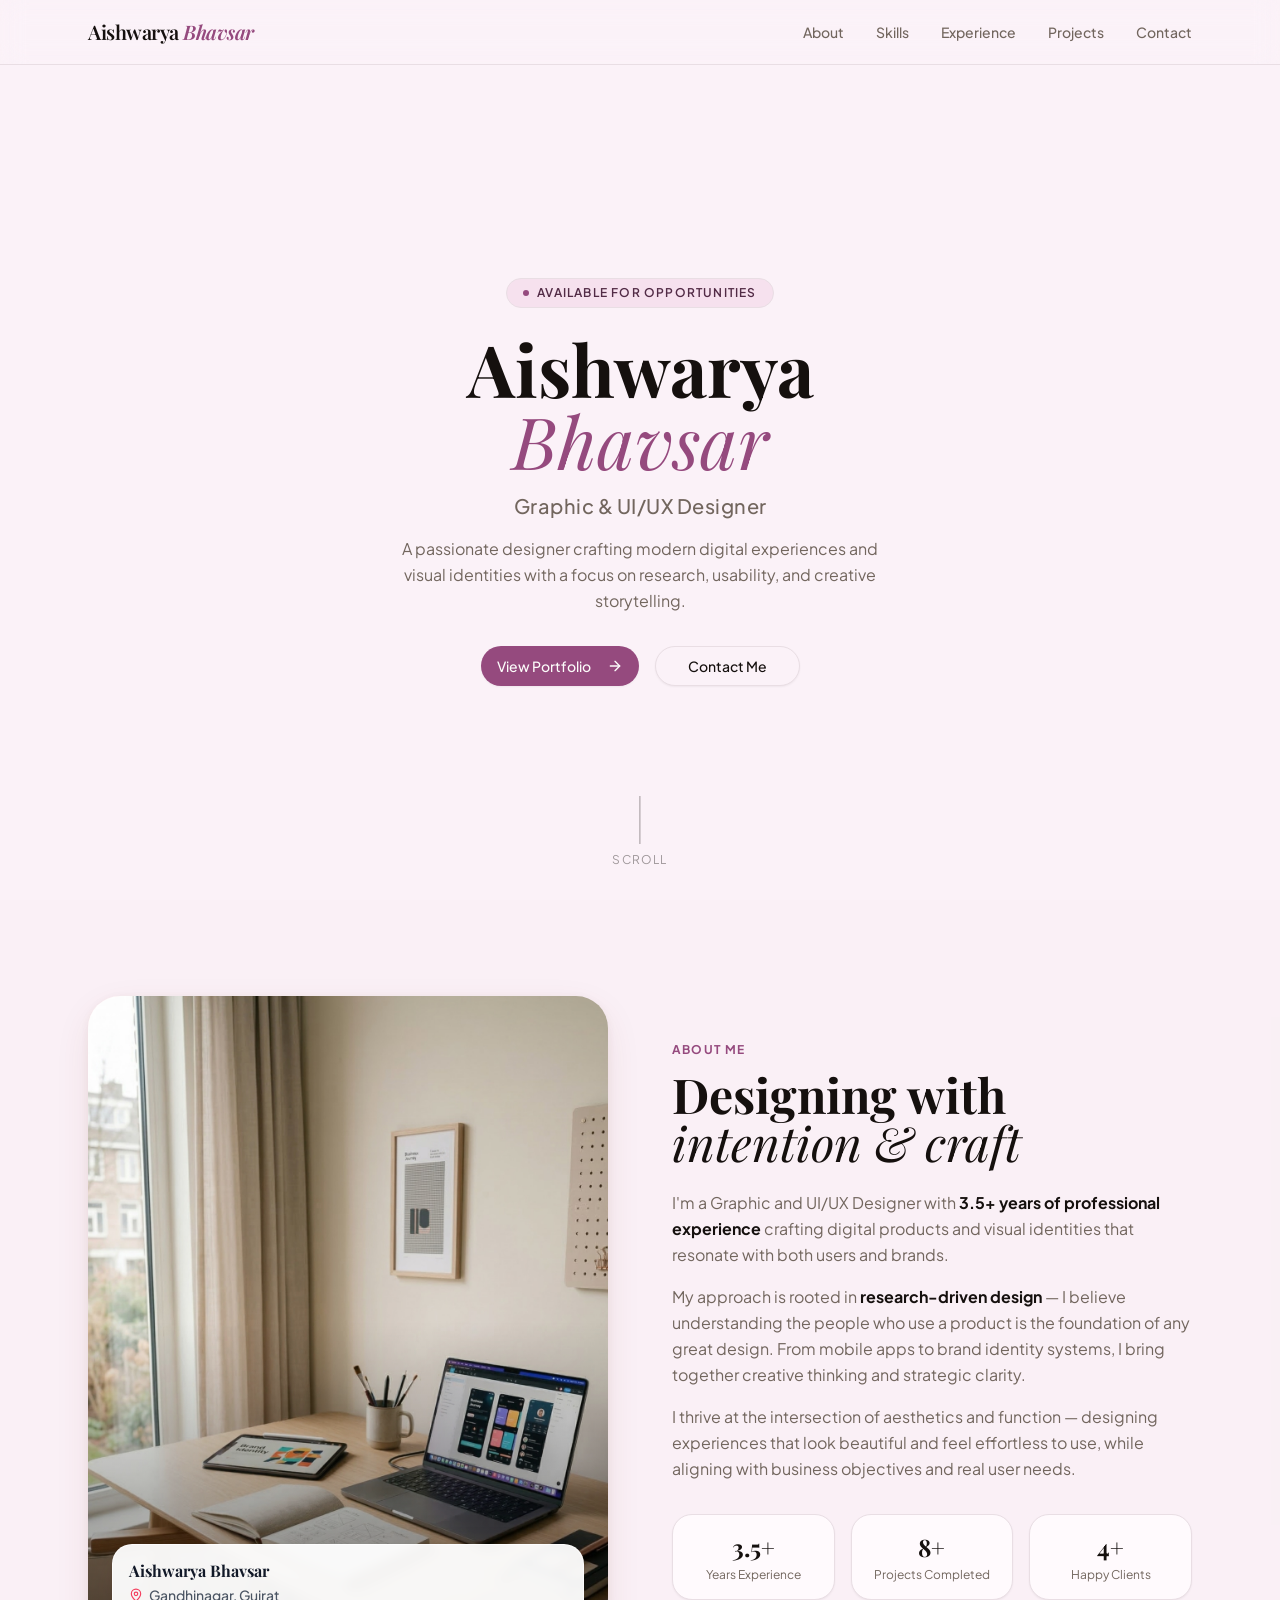
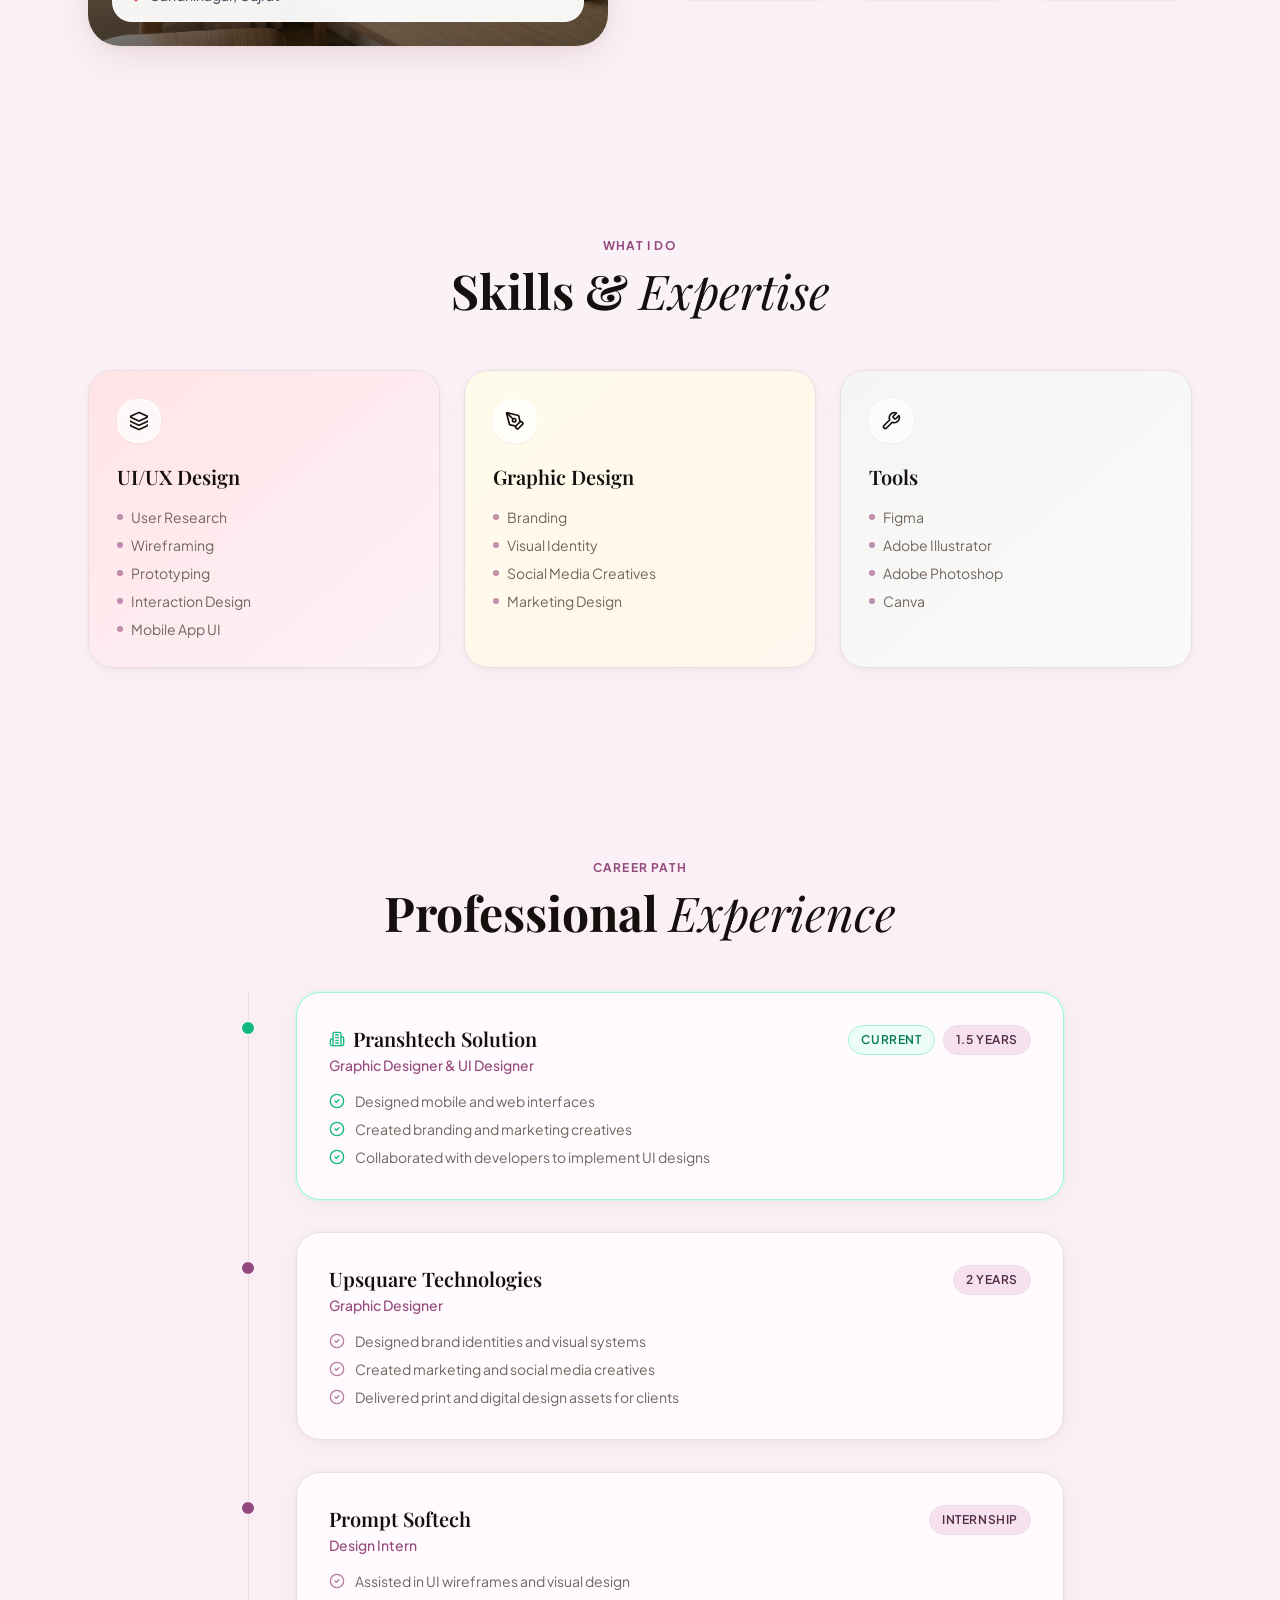
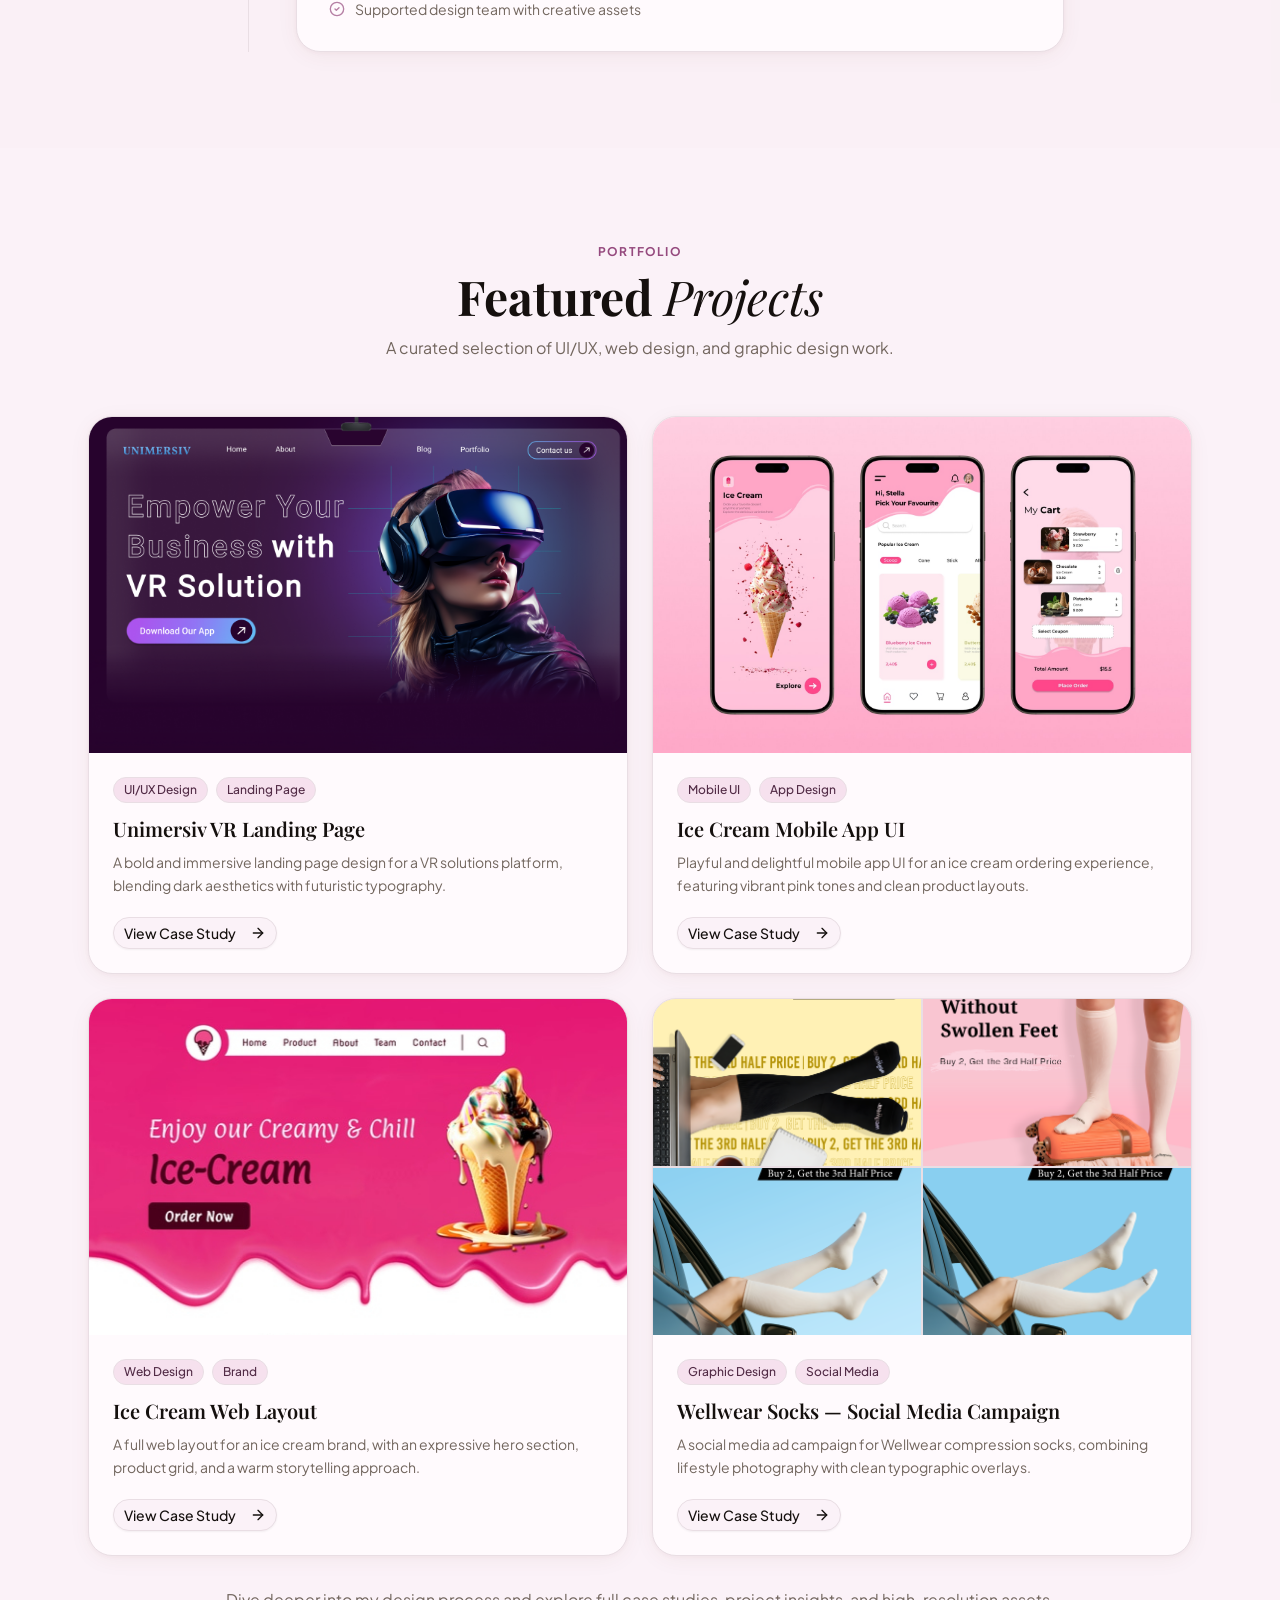
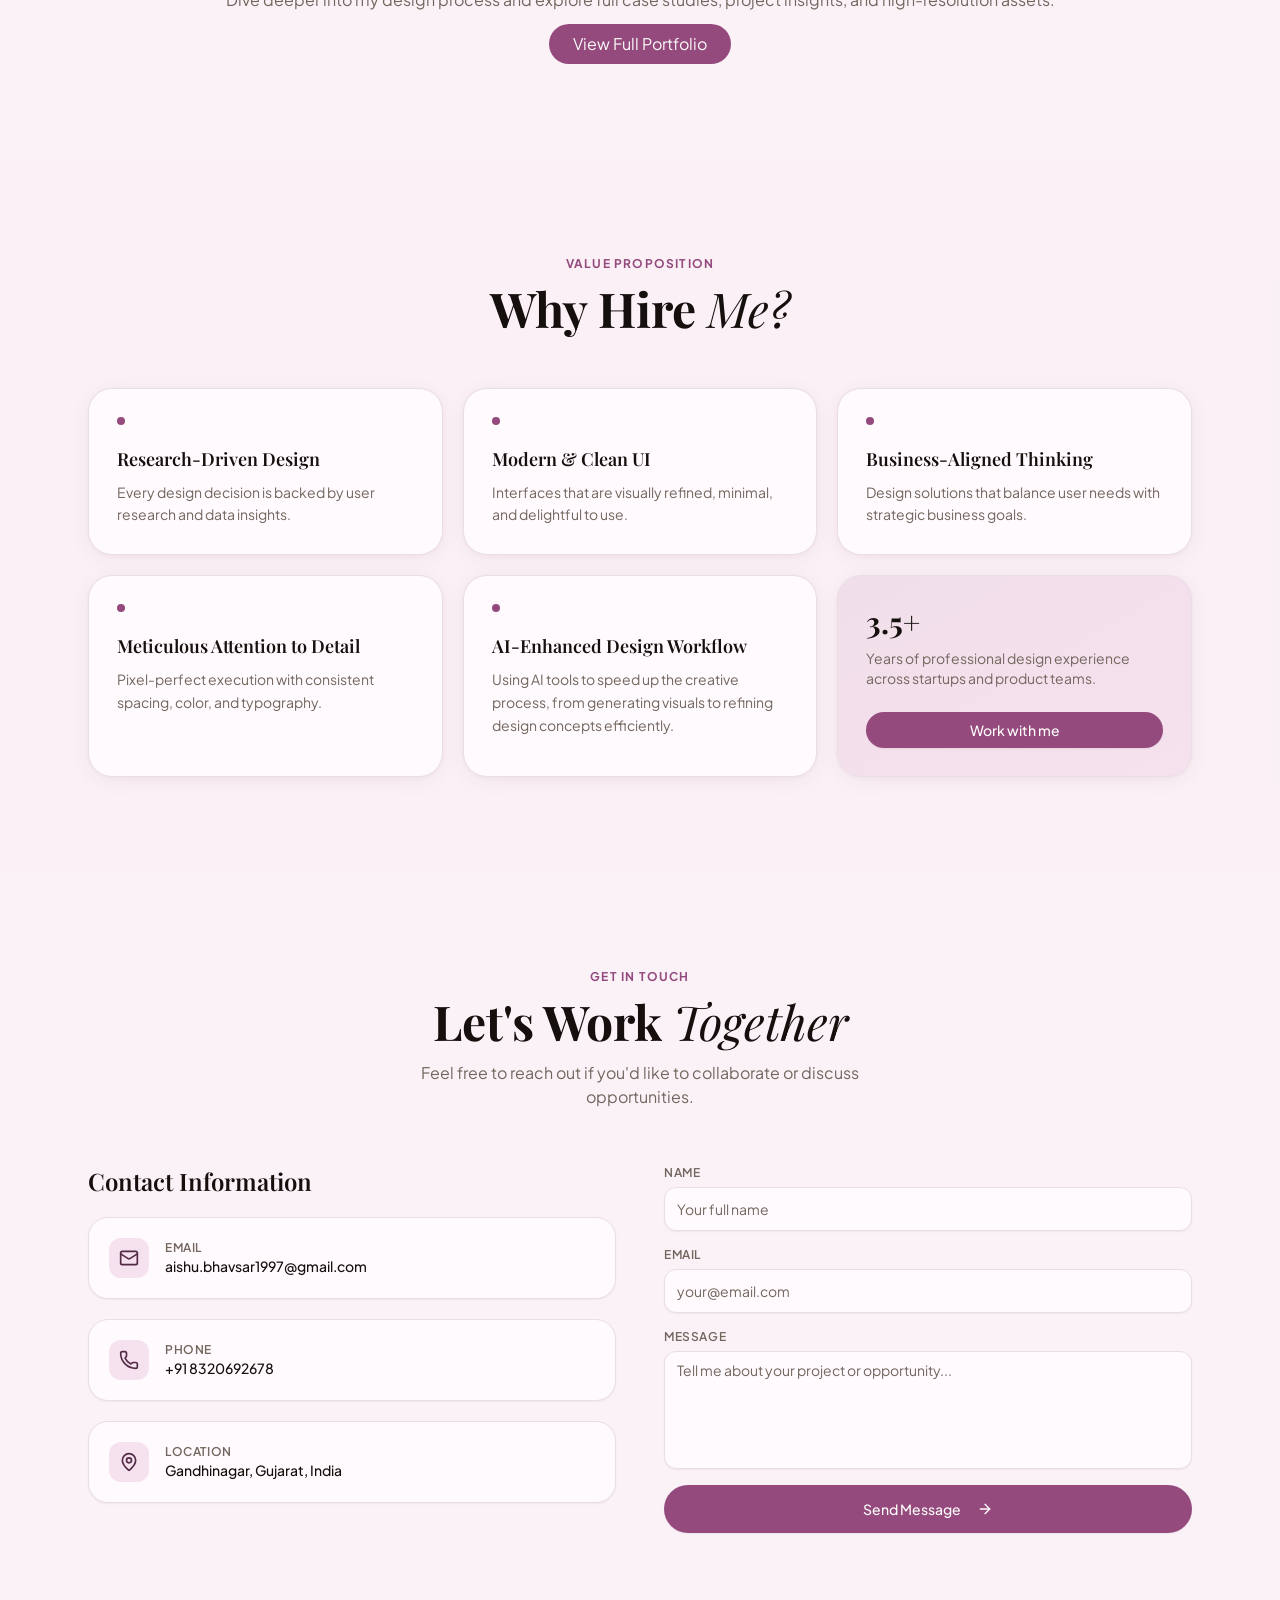
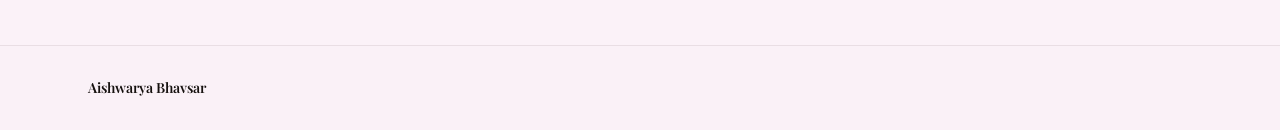
<file: index.html>
<html lang="en">

<head>
   <meta charset="UTF-8" />
   <meta name="viewport" content="width=device-width, initial-scale=1.0" />
   <title>App</title>
   <meta name="description" content="Built with caffeine.ai" />
   <meta property="og:title" content="App" />
   <meta property="og:description" content="Built with caffeine.ai" />
   <meta property="og:type" content="website" />
   <meta name="twitter:card" content="summary_large_image" />
   <link rel="icon" type="image/x-icon" href="/favicon.ico" />
   <!-- <script type="module" src="assets/index.js"></script> -->
   <link rel="stylesheet" href="assets/index.css" />
   <style type="text/css">
      :where(html[dir="ltr"]),
      :where([data-sonner-toaster][dir="ltr"]) {
         --toast-icon-margin-start: -3px;
         --toast-icon-margin-end: 4px;
         --toast-svg-margin-start: -1px;
         --toast-svg-margin-end: 0px;
         --toast-button-margin-start: auto;
         --toast-button-margin-end: 0;
         --toast-close-button-start: 0;
         --toast-close-button-end: unset;
         --toast-close-button-transform: translate(-35%, -35%);
      }

      :where(html[dir="rtl"]),
      :where([data-sonner-toaster][dir="rtl"]) {
         --toast-icon-margin-start: 4px;
         --toast-icon-margin-end: -3px;
         --toast-svg-margin-start: 0px;
         --toast-svg-margin-end: -1px;
         --toast-button-margin-start: 0;
         --toast-button-margin-end: auto;
         --toast-close-button-start: unset;
         --toast-close-button-end: 0;
         --toast-close-button-transform: translate(35%, -35%);
      }

      :where([data-sonner-toaster]) {
         position: fixed;
         width: var(--width);
         font-family:
            ui-sans-serif,
            system-ui,
            -apple-system,
            BlinkMacSystemFont,
            Segoe UI,
            Roboto,
            Helvetica Neue,
            Arial,
            Noto Sans,
            sans-serif,
            Apple Color Emoji,
            Segoe UI Emoji,
            Segoe UI Symbol,
            Noto Color Emoji;
         --gray1: hsl(0, 0%, 99%);
         --gray2: hsl(0, 0%, 97.3%);
         --gray3: hsl(0, 0%, 95.1%);
         --gray4: hsl(0, 0%, 93%);
         --gray5: hsl(0, 0%, 90.9%);
         --gray6: hsl(0, 0%, 88.7%);
         --gray7: hsl(0, 0%, 85.8%);
         --gray8: hsl(0, 0%, 78%);
         --gray9: hsl(0, 0%, 56.1%);
         --gray10: hsl(0, 0%, 52.3%);
         --gray11: hsl(0, 0%, 43.5%);
         --gray12: hsl(0, 0%, 9%);
         --border-radius: 8px;
         box-sizing: border-box;
         padding: 0;
         margin: 0;
         list-style: none;
         outline: none;
         z-index: 999999999;
         transition: transform 0.4s ease;
      }

      :where([data-sonner-toaster][data-lifted="true"]) {
         transform: translateY(-10px);
      }

      @media (hover: none) and (pointer: coarse) {
         :where([data-sonner-toaster][data-lifted="true"]) {
            transform: none;
         }
      }

      :where([data-sonner-toaster][data-x-position="right"]) {
         right: var(--offset-right);
      }

      :where([data-sonner-toaster][data-x-position="left"]) {
         left: var(--offset-left);
      }

      :where([data-sonner-toaster][data-x-position="center"]) {
         left: 50%;
         transform: translate(-50%);
      }

      :where([data-sonner-toaster][data-y-position="top"]) {
         top: var(--offset-top);
      }

      :where([data-sonner-toaster][data-y-position="bottom"]) {
         bottom: var(--offset-bottom);
      }

      :where([data-sonner-toast]) {
         --y: translateY(100%);
         --lift-amount: calc(var(--lift) * var(--gap));
         z-index: var(--z-index);
         position: absolute;
         opacity: 0;
         transform: var(--y);
         filter: blur(0);
         touch-action: none;
         transition:
            transform 0.4s,
            opacity 0.4s,
            height 0.4s,
            box-shadow 0.2s;
         box-sizing: border-box;
         outline: none;
         overflow-wrap: anywhere;
      }

      :where([data-sonner-toast][data-styled="true"]) {
         padding: 16px;
         background: var(--normal-bg);
         border: 1px solid var(--normal-border);
         color: var(--normal-text);
         border-radius: var(--border-radius);
         box-shadow: 0 4px 12px #0000001a;
         width: var(--width);
         font-size: 13px;
         display: flex;
         align-items: center;
         gap: 6px;
      }

      :where([data-sonner-toast]:focus-visible) {
         box-shadow:
            0 4px 12px #0000001a,
            0 0 0 2px #0003;
      }

      :where([data-sonner-toast][data-y-position="top"]) {
         top: 0;
         --y: translateY(-100%);
         --lift: 1;
         --lift-amount: calc(1 * var(--gap));
      }

      :where([data-sonner-toast][data-y-position="bottom"]) {
         bottom: 0;
         --y: translateY(100%);
         --lift: -1;
         --lift-amount: calc(var(--lift) * var(--gap));
      }

      :where([data-sonner-toast]) :where([data-description]) {
         font-weight: 400;
         line-height: 1.4;
         color: inherit;
      }

      :where([data-sonner-toast]) :where([data-title]) {
         font-weight: 500;
         line-height: 1.5;
         color: inherit;
      }

      :where([data-sonner-toast]) :where([data-icon]) {
         display: flex;
         height: 16px;
         width: 16px;
         position: relative;
         justify-content: flex-start;
         align-items: center;
         flex-shrink: 0;
         margin-left: var(--toast-icon-margin-start);
         margin-right: var(--toast-icon-margin-end);
      }

      :where([data-sonner-toast][data-promise="true"]) :where([data-icon])>svg {
         opacity: 0;
         transform: scale(0.8);
         transform-origin: center;
         animation: sonner-fade-in 0.3s ease forwards;
      }

      :where([data-sonner-toast]) :where([data-icon])>* {
         flex-shrink: 0;
      }

      :where([data-sonner-toast]) :where([data-icon]) svg {
         margin-left: var(--toast-svg-margin-start);
         margin-right: var(--toast-svg-margin-end);
      }

      :where([data-sonner-toast]) :where([data-content]) {
         display: flex;
         flex-direction: column;
         gap: 2px;
      }

      [data-sonner-toast][data-styled="true"] [data-button] {
         border-radius: 4px;
         padding-left: 8px;
         padding-right: 8px;
         height: 24px;
         font-size: 12px;
         color: var(--normal-bg);
         background: var(--normal-text);
         margin-left: var(--toast-button-margin-start);
         margin-right: var(--toast-button-margin-end);
         border: none;
         cursor: pointer;
         outline: none;
         display: flex;
         align-items: center;
         flex-shrink: 0;
         transition:
            opacity 0.4s,
            box-shadow 0.2s;
      }

      :where([data-sonner-toast]) :where([data-button]):focus-visible {
         box-shadow: 0 0 0 2px #0006;
      }

      :where([data-sonner-toast]) :where([data-button]):first-of-type {
         margin-left: var(--toast-button-margin-start);
         margin-right: var(--toast-button-margin-end);
      }

      :where([data-sonner-toast]) :where([data-cancel]) {
         color: var(--normal-text);
         background: rgba(0, 0, 0, 0.08);
      }

      :where([data-sonner-toast][data-theme="dark"]) :where([data-cancel]) {
         background: rgba(255, 255, 255, 0.3);
      }

      :where([data-sonner-toast]) :where([data-close-button]) {
         position: absolute;
         left: var(--toast-close-button-start);
         right: var(--toast-close-button-end);
         top: 0;
         height: 20px;
         width: 20px;
         display: flex;
         justify-content: center;
         align-items: center;
         padding: 0;
         color: var(--gray12);
         border: 1px solid var(--gray4);
         transform: var(--toast-close-button-transform);
         border-radius: 50%;
         cursor: pointer;
         z-index: 1;
         transition:
            opacity 0.1s,
            background 0.2s,
            border-color 0.2s;
      }

      [data-sonner-toast] [data-close-button] {
         background: var(--gray1);
      }

      :where([data-sonner-toast]) :where([data-close-button]):focus-visible {
         box-shadow:
            0 4px 12px #0000001a,
            0 0 0 2px #0003;
      }

      :where([data-sonner-toast]) :where([data-disabled="true"]) {
         cursor: not-allowed;
      }

      :where([data-sonner-toast]):hover :where([data-close-button]):hover {
         background: var(--gray2);
         border-color: var(--gray5);
      }

      :where([data-sonner-toast][data-swiping="true"]):before {
         content: "";
         position: absolute;
         left: -50%;
         right: -50%;
         height: 100%;
         z-index: -1;
      }

      :where([data-sonner-toast][data-y-position="top"][data-swiping="true"]):before {
         bottom: 50%;
         transform: scaleY(3) translateY(50%);
      }

      :where([data-sonner-toast][data-y-position="bottom"][data-swiping="true"]):before {
         top: 50%;
         transform: scaleY(3) translateY(-50%);
      }

      :where([data-sonner-toast][data-swiping="false"][data-removed="true"]):before {
         content: "";
         position: absolute;
         inset: 0;
         transform: scaleY(2);
      }

      :where([data-sonner-toast]):after {
         content: "";
         position: absolute;
         left: 0;
         height: calc(var(--gap) + 1px);
         bottom: 100%;
         width: 100%;
      }

      :where([data-sonner-toast][data-mounted="true"]) {
         --y: translateY(0);
         opacity: 1;
      }

      :where([data-sonner-toast][data-expanded="false"][data-front="false"]) {
         --scale: var(--toasts-before) * 0.05 + 1;
         --y: translateY(calc(var(--lift-amount) * var(--toasts-before))) scale(calc(-1 * var(--scale)));
         height: var(--front-toast-height);
      }

      :where([data-sonner-toast])>* {
         transition: opacity 0.4s;
      }

      :where([data-sonner-toast][data-expanded="false"][data-front="false"][data-styled="true"])>* {
         opacity: 0;
      }

      :where([data-sonner-toast][data-visible="false"]) {
         opacity: 0;
         pointer-events: none;
      }

      :where([data-sonner-toast][data-mounted="true"][data-expanded="true"]) {
         --y: translateY(calc(var(--lift) * var(--offset)));
         height: var(--initial-height);
      }

      :where([data-sonner-toast][data-removed="true"][data-front="true"][data-swipe-out="false"]) {
         --y: translateY(calc(var(--lift) * -100%));
         opacity: 0;
      }

      :where([data-sonner-toast][data-removed="true"][data-front="false"][data-swipe-out="false"][data-expanded="true"]) {
         --y: translateY(calc(var(--lift) * var(--offset) + var(--lift) * -100%));
         opacity: 0;
      }

      :where([data-sonner-toast][data-removed="true"][data-front="false"][data-swipe-out="false"][data-expanded="false"]) {
         --y: translateY(40%);
         opacity: 0;
         transition:
            transform 0.5s,
            opacity 0.2s;
      }

      :where([data-sonner-toast][data-removed="true"][data-front="false"]):before {
         height: calc(var(--initial-height) + 20%);
      }

      [data-sonner-toast][data-swiping="true"] {
         transform: var(--y) translateY(var(--swipe-amount-y, 0px)) translate(var(--swipe-amount-x, 0px));
         transition: none;
      }

      [data-sonner-toast][data-swiped="true"] {
         user-select: none;
      }

      [data-sonner-toast][data-swipe-out="true"][data-y-position="bottom"],
      [data-sonner-toast][data-swipe-out="true"][data-y-position="top"] {
         animation-duration: 0.2s;
         animation-timing-function: ease-out;
         animation-fill-mode: forwards;
      }

      [data-sonner-toast][data-swipe-out="true"][data-swipe-direction="left"] {
         animation-name: swipe-out-left;
      }

      [data-sonner-toast][data-swipe-out="true"][data-swipe-direction="right"] {
         animation-name: swipe-out-right;
      }

      [data-sonner-toast][data-swipe-out="true"][data-swipe-direction="up"] {
         animation-name: swipe-out-up;
      }

      [data-sonner-toast][data-swipe-out="true"][data-swipe-direction="down"] {
         animation-name: swipe-out-down;
      }

      @keyframes swipe-out-left {
         0% {
            transform: var(--y) translate(var(--swipe-amount-x));
            opacity: 1;
         }

         to {
            transform: var(--y) translate(calc(var(--swipe-amount-x) - 100%));
            opacity: 0;
         }
      }

      @keyframes swipe-out-right {
         0% {
            transform: var(--y) translate(var(--swipe-amount-x));
            opacity: 1;
         }

         to {
            transform: var(--y) translate(calc(var(--swipe-amount-x) + 100%));
            opacity: 0;
         }
      }

      @keyframes swipe-out-up {
         0% {
            transform: var(--y) translateY(var(--swipe-amount-y));
            opacity: 1;
         }

         to {
            transform: var(--y) translateY(calc(var(--swipe-amount-y) - 100%));
            opacity: 0;
         }
      }

      @keyframes swipe-out-down {
         0% {
            transform: var(--y) translateY(var(--swipe-amount-y));
            opacity: 1;
         }

         to {
            transform: var(--y) translateY(calc(var(--swipe-amount-y) + 100%));
            opacity: 0;
         }
      }

      @media (max-width: 600px) {
         [data-sonner-toaster] {
            position: fixed;
            right: var(--mobile-offset-right);
            left: var(--mobile-offset-left);
            width: 100%;
         }

         [data-sonner-toaster][dir="rtl"] {
            left: calc(var(--mobile-offset-left) * -1);
         }

         [data-sonner-toaster] [data-sonner-toast] {
            left: 0;
            right: 0;
            width: calc(100% - var(--mobile-offset-left) * 2);
         }

         [data-sonner-toaster][data-x-position="left"] {
            left: var(--mobile-offset-left);
         }

         [data-sonner-toaster][data-y-position="bottom"] {
            bottom: var(--mobile-offset-bottom);
         }

         [data-sonner-toaster][data-y-position="top"] {
            top: var(--mobile-offset-top);
         }

         [data-sonner-toaster][data-x-position="center"] {
            left: var(--mobile-offset-left);
            right: var(--mobile-offset-right);
            transform: none;
         }
      }

      [data-sonner-toaster][data-theme="light"] {
         --normal-bg: #fff;
         --normal-border: var(--gray4);
         --normal-text: var(--gray12);
         --success-bg: hsl(143, 85%, 96%);
         --success-border: hsl(145, 92%, 91%);
         --success-text: hsl(140, 100%, 27%);
         --info-bg: hsl(208, 100%, 97%);
         --info-border: hsl(221, 91%, 91%);
         --info-text: hsl(210, 92%, 45%);
         --warning-bg: hsl(49, 100%, 97%);
         --warning-border: hsl(49, 91%, 91%);
         --warning-text: hsl(31, 92%, 45%);
         --error-bg: hsl(359, 100%, 97%);
         --error-border: hsl(359, 100%, 94%);
         --error-text: hsl(360, 100%, 45%);
      }

      [data-sonner-toaster][data-theme="light"] [data-sonner-toast][data-invert="true"] {
         --normal-bg: #000;
         --normal-border: hsl(0, 0%, 20%);
         --normal-text: var(--gray1);
      }

      [data-sonner-toaster][data-theme="dark"] [data-sonner-toast][data-invert="true"] {
         --normal-bg: #fff;
         --normal-border: var(--gray3);
         --normal-text: var(--gray12);
      }

      [data-sonner-toaster][data-theme="dark"] {
         --normal-bg: #000;
         --normal-bg-hover: hsl(0, 0%, 12%);
         --normal-border: hsl(0, 0%, 20%);
         --normal-border-hover: hsl(0, 0%, 25%);
         --normal-text: var(--gray1);
         --success-bg: hsl(150, 100%, 6%);
         --success-border: hsl(147, 100%, 12%);
         --success-text: hsl(150, 86%, 65%);
         --info-bg: hsl(215, 100%, 6%);
         --info-border: hsl(223, 100%, 12%);
         --info-text: hsl(216, 87%, 65%);
         --warning-bg: hsl(64, 100%, 6%);
         --warning-border: hsl(60, 100%, 12%);
         --warning-text: hsl(46, 87%, 65%);
         --error-bg: hsl(358, 76%, 10%);
         --error-border: hsl(357, 89%, 16%);
         --error-text: hsl(358, 100%, 81%);
      }

      [data-sonner-toaster][data-theme="dark"] [data-sonner-toast] [data-close-button] {
         background: var(--normal-bg);
         border-color: var(--normal-border);
         color: var(--normal-text);
      }

      [data-sonner-toaster][data-theme="dark"] [data-sonner-toast] [data-close-button]:hover {
         background: var(--normal-bg-hover);
         border-color: var(--normal-border-hover);
      }

      [data-rich-colors="true"][data-sonner-toast][data-type="success"],
      [data-rich-colors="true"][data-sonner-toast][data-type="success"] [data-close-button] {
         background: var(--success-bg);
         border-color: var(--success-border);
         color: var(--success-text);
      }

      [data-rich-colors="true"][data-sonner-toast][data-type="info"],
      [data-rich-colors="true"][data-sonner-toast][data-type="info"] [data-close-button] {
         background: var(--info-bg);
         border-color: var(--info-border);
         color: var(--info-text);
      }

      [data-rich-colors="true"][data-sonner-toast][data-type="warning"],
      [data-rich-colors="true"][data-sonner-toast][data-type="warning"] [data-close-button] {
         background: var(--warning-bg);
         border-color: var(--warning-border);
         color: var(--warning-text);
      }

      [data-rich-colors="true"][data-sonner-toast][data-type="error"],
      [data-rich-colors="true"][data-sonner-toast][data-type="error"] [data-close-button] {
         background: var(--error-bg);
         border-color: var(--error-border);
         color: var(--error-text);
      }

      .sonner-loading-wrapper {
         --size: 16px;
         height: var(--size);
         width: var(--size);
         position: absolute;
         inset: 0;
         z-index: 10;
      }

      .sonner-loading-wrapper[data-visible="false"] {
         transform-origin: center;
         animation: sonner-fade-out 0.2s ease forwards;
      }

      .sonner-spinner {
         position: relative;
         top: 50%;
         left: 50%;
         height: var(--size);
         width: var(--size);
      }

      .sonner-loading-bar {
         animation: sonner-spin 1.2s linear infinite;
         background: var(--gray11);
         border-radius: 6px;
         height: 8%;
         left: -10%;
         position: absolute;
         top: -3.9%;
         width: 24%;
      }

      .sonner-loading-bar:nth-child(1) {
         animation-delay: -1.2s;
         transform: rotate(0.0001deg) translate(146%);
      }

      .sonner-loading-bar:nth-child(2) {
         animation-delay: -1.1s;
         transform: rotate(30deg) translate(146%);
      }

      .sonner-loading-bar:nth-child(3) {
         animation-delay: -1s;
         transform: rotate(60deg) translate(146%);
      }

      .sonner-loading-bar:nth-child(4) {
         animation-delay: -0.9s;
         transform: rotate(90deg) translate(146%);
      }

      .sonner-loading-bar:nth-child(5) {
         animation-delay: -0.8s;
         transform: rotate(120deg) translate(146%);
      }

      .sonner-loading-bar:nth-child(6) {
         animation-delay: -0.7s;
         transform: rotate(150deg) translate(146%);
      }

      .sonner-loading-bar:nth-child(7) {
         animation-delay: -0.6s;
         transform: rotate(180deg) translate(146%);
      }

      .sonner-loading-bar:nth-child(8) {
         animation-delay: -0.5s;
         transform: rotate(210deg) translate(146%);
      }

      .sonner-loading-bar:nth-child(9) {
         animation-delay: -0.4s;
         transform: rotate(240deg) translate(146%);
      }

      .sonner-loading-bar:nth-child(10) {
         animation-delay: -0.3s;
         transform: rotate(270deg) translate(146%);
      }

      .sonner-loading-bar:nth-child(11) {
         animation-delay: -0.2s;
         transform: rotate(300deg) translate(146%);
      }

      .sonner-loading-bar:nth-child(12) {
         animation-delay: -0.1s;
         transform: rotate(330deg) translate(146%);
      }

      @keyframes sonner-fade-in {
         0% {
            opacity: 0;
            transform: scale(0.8);
         }

         to {
            opacity: 1;
            transform: scale(1);
         }
      }

      @keyframes sonner-fade-out {
         0% {
            opacity: 1;
            transform: scale(1);
         }

         to {
            opacity: 0;
            transform: scale(0.8);
         }
      }

      @keyframes sonner-spin {
         0% {
            opacity: 1;
         }

         to {
            opacity: 0.15;
         }
      }

      @media (prefers-reduced-motion) {

         [data-sonner-toast],
         [data-sonner-toast]>*,
         .sonner-loading-bar {
            transition: none !important;
            animation: none !important;
         }
      }

      .sonner-loader {
         position: absolute;
         top: 50%;
         left: 50%;
         transform: translate(-50%, -50%);
         transform-origin: center;
         transition:
            opacity 0.2s,
            transform 0.2s;
      }

      .sonner-loader[data-visible="false"] {
         opacity: 0;
         transform: scale(0.8) translate(-50%, -50%);
      }
   </style>
</head>

<body>
   <div id="root">
      <div class="min-h-screen bg-background text-foreground">
         <header class="fixed top-0 inset-x-0 z-50 bg-background/90 backdrop-blur-md border-b border-border">
            <nav class="max-w-6xl mx-auto px-6 h-16 flex items-center justify-between">
               <a href="#hero" class="font-display text-xl font-semibold tracking-tight text-foreground">Aishwarya <span
                     class="font-italic-accent text-primary">Bhavsar</span></a>
               <!-- Menu -->
               <ul class="hidden md:flex items-center gap-8">
                  <li>
                     <a href="#about" data-ocid="nav.about.link"
                        class="text-sm font-medium text-muted-foreground hover:text-foreground transition-colors">About</a>
                  </li>
                  <li>
                     <a href="#skills" data-ocid="nav.skills.link"
                        class="text-sm font-medium text-muted-foreground hover:text-foreground transition-colors">Skills</a>
                  </li>
                  <li>
                     <a href="#experience" data-ocid="nav.experience.link"
                        class="text-sm font-medium text-muted-foreground hover:text-foreground transition-colors">Experience</a>
                  </li>
                  <li>
                     <a href="#projects" data-ocid="nav.projects.link"
                        class="text-sm font-medium text-muted-foreground hover:text-foreground transition-colors">Projects</a>
                  </li>
                  <li>
                     <a href="#contact" data-ocid="nav.contact.link"
                        class="text-sm font-medium text-muted-foreground hover:text-foreground transition-colors">Contact</a>
                  </li>
               </ul>
               <button id="mobile-menu-button" type="button"
                  class="md:hidden p-2 rounded-lg hover:bg-accent transition-colors" aria-label="Toggle menu">
                  <div id="hamburger-icon" class="w-5 h-4 flex flex-col justify-between">
                     <span class="block h-0.5 bg-foreground transition-all duration-300"></span>
                     <span class="block h-0.5 bg-foreground transition-all duration-300"></span>
                     <span class="block h-0.5 bg-foreground transition-all duration-300"></span>
                  </div>
               </button>
            </nav>
            <div id="mobile-menu" class="bg-background border-t border-border hidden md:hidden" aria-hidden="true"
               style="overflow: hidden; opacity: 1; height: auto">
               <ul class="px-6 py-4 flex flex-col gap-4">
                  <li><a href="#about" class="text-base font-medium text-foreground">About</a></li>
                  <li><a href="#skills" class="text-base font-medium text-foreground">Skills</a></li>
                  <li><a href="#experience" class="text-base font-medium text-foreground">Experience</a></li>
                  <li><a href="#projects" class="text-base font-medium text-foreground">Projects</a></li>
                  <li><a href="#contact" class="text-base font-medium text-foreground">Contact</a></li>
               </ul>
            </div>


         </header>

         <main>
            <section id="hero" class="relative min-h-screen flex items-center pt-16 overflow-hidden">
               <div class="relative z-10 max-w-3xl mx-auto px-6 py-24 flex flex-col items-center text-center">
                  <div
                     class="inline-flex items-center gap-2 px-4 py-1.5 rounded-full bg-accent border border-border text-accent-foreground text-xs font-semibold uppercase tracking-widest mb-6"
                     style="opacity: 1; transform: none">
                     <span class="w-1.5 h-1.5 rounded-full bg-primary inline-block"></span>Available for opportunities
                  </div>
                  <h1 class="font-display text-5xl md:text-6xl lg:text-7xl font-bold leading-tight text-foreground mb-4"
                     style="opacity: 1; transform: none">
                     Aishwarya<br /><span class="font-italic-accent font-normal text-primary">Bhavsar</span>
                  </h1>
                  <p class="text-lg md:text-xl font-medium text-muted-foreground mb-4 tracking-wide"
                     style="opacity: 1; transform: none">
                     Graphic &amp; UI/UX Designer
                  </p>
                  <p class="text-base text-muted-foreground max-w-lg leading-relaxed mb-8"
                     style="opacity: 1; transform: none">
                     A passionate designer crafting modern digital
                     experiences and visual identities with a focus on
                     research, usability, and creative storytelling.
                  </p>
                  <div class="flex flex-wrap items-center justify-center gap-4" style="opacity: 1; transform: none">
                     <a href="#projects" data-slot="button"
                        class="inline-flex items-center justify-center gap-2 whitespace-nowrap text-sm font-medium disabled:pointer-events-none disabled:opacity-50 [&amp;_svg]:pointer-events-none [&amp;_svg:not([class*='size-'])]:size-4 shrink-0 [&amp;_svg]:shrink-0 outline-none focus-visible:border-ring focus-visible:ring-ring/50 focus-visible:ring-[3px] aria-invalid:ring-destructive/20 dark:aria-invalid:ring-destructive/40 aria-invalid:border-destructive shadow-xs hover:bg-primary/90 h-10 has-[&gt;svg]:px-4 rounded-full px-8 bg-primary text-primary-foreground hover:opacity-90 shadow-lift transition-all hover:scale-105"
                        data-ocid="hero.primary_button">View Portfolio
                        <svg xmlns="http://www.w3.org/2000/svg" width="24" height="24" viewBox="0 0 24 24" fill="none"
                           stroke="currentColor" stroke-width="2" stroke-linecap="round" stroke-linejoin="round"
                           class="lucide lucide-arrow-right ml-2 w-4 h-4" aria-hidden="true">
                           <path d="M5 12h14"></path>
                           <path d="m12 5 7 7-7 7"></path>
                        </svg></a><a href="#contact" data-slot="button"
                        class="inline-flex items-center justify-center gap-2 whitespace-nowrap text-sm font-medium disabled:pointer-events-none disabled:opacity-50 [&amp;_svg]:pointer-events-none [&amp;_svg:not([class*='size-'])]:size-4 shrink-0 [&amp;_svg]:shrink-0 outline-none focus-visible:border-ring focus-visible:ring-ring/50 focus-visible:ring-[3px] aria-invalid:ring-destructive/20 dark:aria-invalid:ring-destructive/40 aria-invalid:border-destructive border bg-background shadow-xs hover:text-accent-foreground dark:bg-input/30 dark:border-input dark:hover:bg-input/50 h-10 has-[&gt;svg]:px-4 rounded-full px-8 border-border hover:bg-accent transition-all hover:scale-105"
                        data-ocid="hero.secondary_button">Contact Me</a>
                  </div>
               </div>
               <div class="absolute bottom-8 left-1/2 -translate-x-1/2 flex flex-col items-center gap-2 opacity-40">
                  <div class="w-px h-12 bg-foreground animate-pulse"></div>
                  <span class="text-xs uppercase tracking-widest">Scroll</span>
               </div>
            </section>
            <section id="about" class="py-24 bg-muted/30">
               <div class="max-w-6xl mx-auto px-6 grid lg:grid-cols-2 gap-16 items-center">
                  <div style="opacity: 1; transform: none">
                     <div
                        class="relative rounded-4xl overflow-hidden aspect-[4/5] bg-gradient-to-br from-rose-100 via-pink-50 to-amber-50 shadow-lift">
                        <img alt="Aishwarya Bhavsar — Designer"
                           class="absolute inset-0 w-full h-full object-cover object-center"
                           src="assets/uploads/Gemini_Generated_Image_ps2xdfps2xdfps2x-1.png" />
                        <div class="absolute inset-0 bg-gradient-to-t from-black/50 via-transparent to-transparent">
                        </div>
                        <div class="absolute bottom-6 left-6 right-6">
                           <div class="bg-white/95 backdrop-blur-sm rounded-2xl p-4 border border-white/80 shadow-lift">
                              <div class="font-display font-bold text-gray-900 text-base leading-tight">
                                 Aishwarya Bhavsar
                              </div>
                              <div class="flex items-center gap-1.5 mt-1">
                                 <svg xmlns="http://www.w3.org/2000/svg" width="24" height="24" viewBox="0 0 24 24"
                                    fill="none" stroke="currentColor" stroke-width="2" stroke-linecap="round"
                                    stroke-linejoin="round"
                                    class="lucide lucide-map-pin w-3.5 h-3.5 text-rose-500 flex-shrink-0"
                                    aria-hidden="true">
                                    <path
                                       d="M20 10c0 4.993-5.539 10.193-7.399 11.799a1 1 0 0 1-1.202 0C9.539 20.193 4 14.993 4 10a8 8 0 0 1 16 0">
                                    </path>
                                    <circle cx="12" cy="10" r="3"></circle>
                                 </svg><span class="text-sm font-medium text-gray-600">Gandhinagar, Gujrat</span>
                              </div>
                           </div>
                        </div>
                     </div>
                  </div>
                  <div style="opacity: 1; transform: none">
                     <p class="text-xs font-bold uppercase tracking-widest text-primary mb-3">
                        About Me
                     </p>
                     <h2 class="font-display text-4xl md:text-5xl font-bold leading-tight text-foreground mb-6">
                        Designing with<br /><span class="font-italic-accent font-normal">intention &amp; craft</span>
                     </h2>
                     <div class="space-y-4 text-base text-muted-foreground leading-relaxed">
                        <p>
                           I'm a Graphic and UI/UX Designer with
                           <strong class="text-foreground">3.5+ years of professional experience</strong>
                           crafting digital products and visual identities
                           that resonate with both users and brands.
                        </p>
                        <p>
                           My approach is rooted in
                           <strong class="text-foreground">research-driven design</strong>
                           — I believe understanding the people who use a
                           product is the foundation of any great design.
                           From mobile apps to brand identity systems, I
                           bring together creative thinking and strategic
                           clarity.
                        </p>
                        <p>
                           I thrive at the intersection of aesthetics and
                           function — designing experiences that look
                           beautiful and feel effortless to use, while
                           aligning with business objectives and real user
                           needs.
                        </p>
                     </div>
                     <div class="mt-8 grid grid-cols-3 gap-4">
                        <div class="bg-card border border-border rounded-2xl p-4 text-center shadow-xs">
                           <div class="font-display text-2xl font-bold text-foreground">
                              3.5+
                           </div>
                           <div class="text-xs text-muted-foreground mt-1">
                              Years Experience
                           </div>
                        </div>
                        <div class="bg-card border border-border rounded-2xl p-4 text-center shadow-xs">
                           <div class="font-display text-2xl font-bold text-foreground">
                              8+
                           </div>
                           <div class="text-xs text-muted-foreground mt-1">
                              Projects Completed
                           </div>
                        </div>
                        <div class="bg-card border border-border rounded-2xl p-4 text-center shadow-xs">
                           <div class="font-display text-2xl font-bold text-foreground">
                              4+
                           </div>
                           <div class="text-xs text-muted-foreground mt-1">
                              Happy Clients
                           </div>
                        </div>
                     </div>
                  </div>
               </div>
            </section>
            <section id="skills" class="py-24">
               <div class="max-w-6xl mx-auto px-6">
                  <div class="text-center mb-14" style="opacity: 1; transform: none">
                     <p class="text-xs font-bold uppercase tracking-widest text-primary mb-3">
                        What I Do
                     </p>
                     <h2 class="font-display text-4xl md:text-5xl font-bold text-foreground">
                        Skills &amp;
                        <span class="font-italic-accent font-normal">Expertise</span>
                     </h2>
                  </div>
                  <div class="grid md:grid-cols-3 gap-6">
                     <div
                        class="bg-gradient-to-br from-rose-100 to-pink-50 border border-border rounded-3xl p-7 shadow-soft cursor-default"
                        style="opacity: 1; transform: none">
                        <div
                           class="w-11 h-11 rounded-2xl bg-white/70 border border-white/80 flex items-center justify-center mb-5 shadow-xs">
                           <svg xmlns="http://www.w3.org/2000/svg" width="24" height="24" viewBox="0 0 24 24"
                              fill="none" stroke="currentColor" stroke-width="2" stroke-linecap="round"
                              stroke-linejoin="round" class="lucide lucide-layers w-5 h-5 text-foreground"
                              aria-hidden="true">
                              <path
                                 d="M12.83 2.18a2 2 0 0 0-1.66 0L2.6 6.08a1 1 0 0 0 0 1.83l8.58 3.91a2 2 0 0 0 1.66 0l8.58-3.9a1 1 0 0 0 0-1.83z">
                              </path>
                              <path d="M2 12a1 1 0 0 0 .58.91l8.6 3.91a2 2 0 0 0 1.65 0l8.58-3.9A1 1 0 0 0 22 12">
                              </path>
                              <path d="M2 17a1 1 0 0 0 .58.91l8.6 3.91a2 2 0 0 0 1.65 0l8.58-3.9A1 1 0 0 0 22 17">
                              </path>
                           </svg>
                        </div>
                        <h3 class="font-display font-semibold text-xl text-foreground mb-4">
                           UI/UX Design
                        </h3>
                        <ul class="space-y-2">
                           <li class="flex items-center gap-2 text-sm text-muted-foreground">
                              <span class="w-1.5 h-1.5 rounded-full bg-primary/60 flex-shrink-0"></span>User Research
                           </li>
                           <li class="flex items-center gap-2 text-sm text-muted-foreground">
                              <span class="w-1.5 h-1.5 rounded-full bg-primary/60 flex-shrink-0"></span>Wireframing
                           </li>
                           <li class="flex items-center gap-2 text-sm text-muted-foreground">
                              <span class="w-1.5 h-1.5 rounded-full bg-primary/60 flex-shrink-0"></span>Prototyping
                           </li>
                           <li class="flex items-center gap-2 text-sm text-muted-foreground">
                              <span class="w-1.5 h-1.5 rounded-full bg-primary/60 flex-shrink-0"></span>Interaction
                              Design
                           </li>
                           <li class="flex items-center gap-2 text-sm text-muted-foreground">
                              <span class="w-1.5 h-1.5 rounded-full bg-primary/60 flex-shrink-0"></span>Mobile App UI
                           </li>
                        </ul>
                     </div>
                     <div
                        class="bg-gradient-to-br from-amber-50 to-orange-50 border border-border rounded-3xl p-7 shadow-soft cursor-default"
                        style="opacity: 1; transform: none">
                        <div
                           class="w-11 h-11 rounded-2xl bg-white/70 border border-white/80 flex items-center justify-center mb-5 shadow-xs">
                           <svg xmlns="http://www.w3.org/2000/svg" width="24" height="24" viewBox="0 0 24 24"
                              fill="none" stroke="currentColor" stroke-width="2" stroke-linecap="round"
                              stroke-linejoin="round" class="lucide lucide-pen-tool w-5 h-5 text-foreground"
                              aria-hidden="true">
                              <path
                                 d="M15.707 21.293a1 1 0 0 1-1.414 0l-1.586-1.586a1 1 0 0 1 0-1.414l5.586-5.586a1 1 0 0 1 1.414 0l1.586 1.586a1 1 0 0 1 0 1.414z">
                              </path>
                              <path
                                 d="m18 13-1.375-6.874a1 1 0 0 0-.746-.776L3.235 2.028a1 1 0 0 0-1.207 1.207L5.35 15.879a1 1 0 0 0 .776.746L13 18">
                              </path>
                              <path d="m2.3 2.3 7.286 7.286"></path>
                              <circle cx="11" cy="11" r="2"></circle>
                           </svg>
                        </div>
                        <h3 class="font-display font-semibold text-xl text-foreground mb-4">
                           Graphic Design
                        </h3>
                        <ul class="space-y-2">
                           <li class="flex items-center gap-2 text-sm text-muted-foreground">
                              <span class="w-1.5 h-1.5 rounded-full bg-primary/60 flex-shrink-0"></span>Branding
                           </li>
                           <li class="flex items-center gap-2 text-sm text-muted-foreground">
                              <span class="w-1.5 h-1.5 rounded-full bg-primary/60 flex-shrink-0"></span>Visual Identity
                           </li>
                           <li class="flex items-center gap-2 text-sm text-muted-foreground">
                              <span class="w-1.5 h-1.5 rounded-full bg-primary/60 flex-shrink-0"></span>Social Media
                              Creatives
                           </li>
                           <li class="flex items-center gap-2 text-sm text-muted-foreground">
                              <span class="w-1.5 h-1.5 rounded-full bg-primary/60 flex-shrink-0"></span>Marketing Design
                           </li>
                        </ul>
                     </div>
                     <div
                        class="bg-gradient-to-br from-stone-100 to-neutral-50 border border-border rounded-3xl p-7 shadow-soft cursor-default"
                        style="opacity: 1; transform: none">
                        <div
                           class="w-11 h-11 rounded-2xl bg-white/70 border border-white/80 flex items-center justify-center mb-5 shadow-xs">
                           <svg xmlns="http://www.w3.org/2000/svg" width="24" height="24" viewBox="0 0 24 24"
                              fill="none" stroke="currentColor" stroke-width="2" stroke-linecap="round"
                              stroke-linejoin="round" class="lucide lucide-wrench w-5 h-5 text-foreground"
                              aria-hidden="true">
                              <path
                                 d="M14.7 6.3a1 1 0 0 0 0 1.4l1.6 1.6a1 1 0 0 0 1.4 0l3.77-3.77a6 6 0 0 1-7.94 7.94l-6.91 6.91a2.12 2.12 0 0 1-3-3l6.91-6.91a6 6 0 0 1 7.94-7.94l-3.76 3.76z">
                              </path>
                           </svg>
                        </div>
                        <h3 class="font-display font-semibold text-xl text-foreground mb-4">
                           Tools
                        </h3>
                        <ul class="space-y-2">
                           <li class="flex items-center gap-2 text-sm text-muted-foreground">
                              <span class="w-1.5 h-1.5 rounded-full bg-primary/60 flex-shrink-0"></span>Figma
                           </li>
                           <li class="flex items-center gap-2 text-sm text-muted-foreground">
                              <span class="w-1.5 h-1.5 rounded-full bg-primary/60 flex-shrink-0"></span>Adobe
                              Illustrator
                           </li>
                           <li class="flex items-center gap-2 text-sm text-muted-foreground">
                              <span class="w-1.5 h-1.5 rounded-full bg-primary/60 flex-shrink-0"></span>Adobe Photoshop
                           </li>
                           <li class="flex items-center gap-2 text-sm text-muted-foreground">
                              <span class="w-1.5 h-1.5 rounded-full bg-primary/60 flex-shrink-0"></span>Canva
                           </li>
                        </ul>
                     </div>
                  </div>
               </div>
            </section>
            <section id="experience" class="py-24 bg-muted/30">
               <div class="max-w-4xl mx-auto px-6">
                  <div class="text-center mb-14" style="opacity: 1; transform: none">
                     <p class="text-xs font-bold uppercase tracking-widest text-primary mb-3">
                        Career Path
                     </p>
                     <h2 class="font-display text-4xl md:text-5xl font-bold text-foreground">
                        Professional
                        <span class="font-italic-accent font-normal">Experience</span>
                     </h2>
                  </div>
                  <div class="relative">
                     <div class="absolute left-8 top-0 bottom-0 w-px bg-border"></div>
                     <div class="space-y-8">
                        <div class="relative pl-20" style="opacity: 1; transform: none">
                           <div
                              class="absolute left-6 top-7 w-4 h-4 rounded-full border-2 border-background shadow-soft bg-emerald-500">
                           </div>
                           <div
                              class="bg-card border rounded-3xl p-6 md:p-8 shadow-soft hover:shadow-lift transition-shadow border-emerald-200 ring-1 ring-emerald-100">
                              <div class="flex flex-wrap items-start justify-between gap-3 mb-4">
                                 <div>
                                    <div class="flex items-center gap-2 mb-0.5">
                                       <svg xmlns="http://www.w3.org/2000/svg" width="24" height="24"
                                          viewBox="0 0 24 24" fill="none" stroke="currentColor" stroke-width="2"
                                          stroke-linecap="round" stroke-linejoin="round"
                                          class="lucide lucide-building2 lucide-building-2 w-4 h-4 text-emerald-500 flex-shrink-0"
                                          aria-hidden="true">
                                          <path d="M6 22V4a2 2 0 0 1 2-2h8a2 2 0 0 1 2 2v18Z"></path>
                                          <path d="M6 12H4a2 2 0 0 0-2 2v6a2 2 0 0 0 2 2h2"></path>
                                          <path d="M18 9h2a2 2 0 0 1 2 2v9a2 2 0 0 1-2 2h-2"></path>
                                          <path d="M10 6h4"></path>
                                          <path d="M10 10h4"></path>
                                          <path d="M10 14h4"></path>
                                          <path d="M10 18h4"></path>
                                       </svg>
                                       <h3 class="font-display font-semibold text-xl text-foreground">
                                          Pranshtech Solution
                                       </h3>
                                    </div>
                                    <p class="text-sm text-primary font-medium mt-0.5">
                                       Graphic Designer &amp; UI Designer
                                    </p>
                                 </div>
                                 <div class="flex items-center gap-2 flex-wrap">
                                    <span
                                       class="text-xs font-semibold uppercase tracking-wider px-3 py-1.5 bg-emerald-50 text-emerald-700 rounded-full border border-emerald-200">Current</span><span
                                       class="text-xs font-semibold uppercase tracking-wider px-3 py-1.5 bg-accent text-accent-foreground rounded-full border border-border">1.5
                                       Years</span>
                                 </div>
                              </div>
                              <ul class="space-y-2">
                                 <li class="flex items-start gap-2.5 text-sm text-muted-foreground">
                                    <svg xmlns="http://www.w3.org/2000/svg" width="24" height="24" viewBox="0 0 24 24"
                                       fill="none" stroke="currentColor" stroke-width="2" stroke-linecap="round"
                                       stroke-linejoin="round"
                                       class="lucide lucide-circle-check w-4 h-4 mt-0.5 flex-shrink-0 text-emerald-500"
                                       aria-hidden="true">
                                       <circle cx="12" cy="12" r="10"></circle>
                                       <path d="m9 12 2 2 4-4"></path>
                                    </svg>Designed mobile and web interfaces
                                 </li>
                                 <li class="flex items-start gap-2.5 text-sm text-muted-foreground">
                                    <svg xmlns="http://www.w3.org/2000/svg" width="24" height="24" viewBox="0 0 24 24"
                                       fill="none" stroke="currentColor" stroke-width="2" stroke-linecap="round"
                                       stroke-linejoin="round"
                                       class="lucide lucide-circle-check w-4 h-4 mt-0.5 flex-shrink-0 text-emerald-500"
                                       aria-hidden="true">
                                       <circle cx="12" cy="12" r="10"></circle>
                                       <path d="m9 12 2 2 4-4"></path>
                                    </svg>Created branding and marketing creatives
                                 </li>
                                 <li class="flex items-start gap-2.5 text-sm text-muted-foreground">
                                    <svg xmlns="http://www.w3.org/2000/svg" width="24" height="24" viewBox="0 0 24 24"
                                       fill="none" stroke="currentColor" stroke-width="2" stroke-linecap="round"
                                       stroke-linejoin="round"
                                       class="lucide lucide-circle-check w-4 h-4 mt-0.5 flex-shrink-0 text-emerald-500"
                                       aria-hidden="true">
                                       <circle cx="12" cy="12" r="10"></circle>
                                       <path d="m9 12 2 2 4-4"></path>
                                    </svg>Collaborated with developers to
                                    implement UI designs
                                 </li>
                              </ul>
                           </div>
                        </div>
                        <div class="relative pl-20" style="opacity: 1; transform: none">
                           <div
                              class="absolute left-6 top-7 w-4 h-4 rounded-full border-2 border-background shadow-soft bg-primary">
                           </div>
                           <div
                              class="bg-card border rounded-3xl p-6 md:p-8 shadow-soft hover:shadow-lift transition-shadow border-border">
                              <div class="flex flex-wrap items-start justify-between gap-3 mb-4">
                                 <div>
                                    <div class="flex items-center gap-2 mb-0.5">
                                       <h3 class="font-display font-semibold text-xl text-foreground">
                                          Upsquare Technologies
                                       </h3>
                                    </div>
                                    <p class="text-sm text-primary font-medium mt-0.5">
                                       Graphic Designer
                                    </p>
                                 </div>
                                 <div class="flex items-center gap-2 flex-wrap">
                                    <span
                                       class="text-xs font-semibold uppercase tracking-wider px-3 py-1.5 bg-accent text-accent-foreground rounded-full border border-border">2
                                       Years</span>
                                 </div>
                              </div>
                              <ul class="space-y-2">
                                 <li class="flex items-start gap-2.5 text-sm text-muted-foreground">
                                    <svg xmlns="http://www.w3.org/2000/svg" width="24" height="24" viewBox="0 0 24 24"
                                       fill="none" stroke="currentColor" stroke-width="2" stroke-linecap="round"
                                       stroke-linejoin="round"
                                       class="lucide lucide-circle-check w-4 h-4 mt-0.5 flex-shrink-0 text-primary/70"
                                       aria-hidden="true">
                                       <circle cx="12" cy="12" r="10"></circle>
                                       <path d="m9 12 2 2 4-4"></path>
                                    </svg>Designed brand identities and visual
                                    systems
                                 </li>
                                 <li class="flex items-start gap-2.5 text-sm text-muted-foreground">
                                    <svg xmlns="http://www.w3.org/2000/svg" width="24" height="24" viewBox="0 0 24 24"
                                       fill="none" stroke="currentColor" stroke-width="2" stroke-linecap="round"
                                       stroke-linejoin="round"
                                       class="lucide lucide-circle-check w-4 h-4 mt-0.5 flex-shrink-0 text-primary/70"
                                       aria-hidden="true">
                                       <circle cx="12" cy="12" r="10"></circle>
                                       <path d="m9 12 2 2 4-4"></path>
                                    </svg>Created marketing and social media
                                    creatives
                                 </li>
                                 <li class="flex items-start gap-2.5 text-sm text-muted-foreground">
                                    <svg xmlns="http://www.w3.org/2000/svg" width="24" height="24" viewBox="0 0 24 24"
                                       fill="none" stroke="currentColor" stroke-width="2" stroke-linecap="round"
                                       stroke-linejoin="round"
                                       class="lucide lucide-circle-check w-4 h-4 mt-0.5 flex-shrink-0 text-primary/70"
                                       aria-hidden="true">
                                       <circle cx="12" cy="12" r="10"></circle>
                                       <path d="m9 12 2 2 4-4"></path>
                                    </svg>Delivered print and digital design
                                    assets for clients
                                 </li>
                              </ul>
                           </div>
                        </div>
                        <div class="relative pl-20" style="opacity: 1; transform: none">
                           <div
                              class="absolute left-6 top-7 w-4 h-4 rounded-full border-2 border-background shadow-soft bg-primary">
                           </div>
                           <div
                              class="bg-card border rounded-3xl p-6 md:p-8 shadow-soft hover:shadow-lift transition-shadow border-border">
                              <div class="flex flex-wrap items-start justify-between gap-3 mb-4">
                                 <div>
                                    <div class="flex items-center gap-2 mb-0.5">
                                       <h3 class="font-display font-semibold text-xl text-foreground">
                                          Prompt Softech
                                       </h3>
                                    </div>
                                    <p class="text-sm text-primary font-medium mt-0.5">
                                       Design Intern
                                    </p>
                                 </div>
                                 <div class="flex items-center gap-2 flex-wrap">
                                    <span
                                       class="text-xs font-semibold uppercase tracking-wider px-3 py-1.5 bg-accent text-accent-foreground rounded-full border border-border">Internship</span>
                                 </div>
                              </div>
                              <ul class="space-y-2">
                                 <li class="flex items-start gap-2.5 text-sm text-muted-foreground">
                                    <svg xmlns="http://www.w3.org/2000/svg" width="24" height="24" viewBox="0 0 24 24"
                                       fill="none" stroke="currentColor" stroke-width="2" stroke-linecap="round"
                                       stroke-linejoin="round"
                                       class="lucide lucide-circle-check w-4 h-4 mt-0.5 flex-shrink-0 text-primary/70"
                                       aria-hidden="true">
                                       <circle cx="12" cy="12" r="10"></circle>
                                       <path d="m9 12 2 2 4-4"></path>
                                    </svg>Assisted in UI wireframes and visual
                                    design
                                 </li>
                                 <li class="flex items-start gap-2.5 text-sm text-muted-foreground">
                                    <svg xmlns="http://www.w3.org/2000/svg" width="24" height="24" viewBox="0 0 24 24"
                                       fill="none" stroke="currentColor" stroke-width="2" stroke-linecap="round"
                                       stroke-linejoin="round"
                                       class="lucide lucide-circle-check w-4 h-4 mt-0.5 flex-shrink-0 text-primary/70"
                                       aria-hidden="true">
                                       <circle cx="12" cy="12" r="10"></circle>
                                       <path d="m9 12 2 2 4-4"></path>
                                    </svg>Supported design team with creative
                                    assets
                                 </li>
                              </ul>
                           </div>
                        </div>
                     </div>
                  </div>
               </div>
            </section>
            <section id="projects" class="py-24">
               <div class="max-w-6xl mx-auto px-6">
                  <div class="text-center mb-14" style="opacity: 1; transform: none">
                     <p class="text-xs font-bold uppercase tracking-widest text-primary mb-3">
                        Portfolio
                     </p>
                     <h2 class="font-display text-4xl md:text-5xl font-bold text-foreground">
                        Featured
                        <span class="font-italic-accent font-normal">Projects</span>
                     </h2>
                     <p class="mt-4 text-base text-muted-foreground max-w-lg mx-auto">
                        A curated selection of UI/UX, web design, and graphic
                        design work.
                     </p>
                  </div>
                  <div class="grid md:grid-cols-2 gap-6">
                     <div data-ocid="projects.item.1"
                        class="group bg-card border border-border rounded-3xl overflow-hidden shadow-soft hover:shadow-lift transition-all cursor-default flex flex-col"
                        style="opacity: 1; transform: none">
                        <div class="aspect-[16/10] overflow-hidden relative">
                           <img alt="Unimersiv VR Landing Page"
                              class="w-full h-full object-cover transition-transform duration-500 group-hover:scale-105 object-top"
                              loading="lazy" src="assets/uploads/VR-landing-Page-1-1.png" />
                           <div
                              class="absolute inset-0 bg-gradient-to-t from-foreground/10 to-transparent opacity-0 group-hover:opacity-100 transition-opacity">
                           </div>
                        </div>
                        <div class="p-6 flex flex-col flex-1">
                           <div class="flex flex-wrap gap-2 mb-3">
                              <span
                                 class="text-xs font-medium px-2.5 py-1 bg-accent text-accent-foreground rounded-full border border-border">UI/UX
                                 Design</span><span
                                 class="text-xs font-medium px-2.5 py-1 bg-accent text-accent-foreground rounded-full border border-border">Landing
                                 Page</span>
                           </div>
                           <h3 class="font-display font-semibold text-xl text-foreground mb-2">
                              Unimersiv VR Landing Page
                           </h3>
                           <p class="text-sm text-muted-foreground leading-relaxed mb-5 flex-1">
                              A bold and immersive landing page design for a
                              VR solutions platform, blending dark aesthetics
                              with futuristic typography.
                           </p>
                           <a href="casestudy/case1.html" data-slot="button"
                              class="inline-flex items-center justify-center whitespace-nowrap text-sm font-medium disabled:pointer-events-none disabled:opacity-50 [&amp;_svg]:pointer-events-none [&amp;_svg:not([class*='size-'])]:size-4 shrink-0 [&amp;_svg]:shrink-0 outline-none focus-visible:border-ring focus-visible:ring-ring/50 focus-visible:ring-[3px] aria-invalid:ring-destructive/20 dark:aria-invalid:ring-destructive/40 aria-invalid:border-destructive border bg-background shadow-xs dark:bg-input/30 dark:border-input dark:hover:bg-input/50 h-8 gap-1.5 px-3 has-[&gt;svg]:px-2.5 rounded-full border-border hover:bg-primary hover:text-primary-foreground hover:border-primary transition-all group/btn self-start"
                              data-ocid="projects.button.1">
                              View Case Study<svg xmlns="http://www.w3.org/2000/svg" width="24" height="24"
                                 viewBox="0 0 24 24" fill="none" stroke="currentColor" stroke-width="2"
                                 stroke-linecap="round" stroke-linejoin="round"
                                 class="lucide lucide-arrow-right ml-2 w-3.5 h-3.5 transition-transform group-hover/btn:translate-x-1"
                                 aria-hidden="true">
                                 <path d="M5 12h14"></path>
                                 <path d="m12 5 7 7-7 7"></path>
                              </svg>
                           </a>
                        </div>
                     </div>
                     <div data-ocid="projects.item.2"
                        class="group bg-card border border-border rounded-3xl overflow-hidden shadow-soft hover:shadow-lift transition-all cursor-default flex flex-col"
                        style="opacity: 1; transform: none">
                        <div class="aspect-[16/10] overflow-hidden relative">
                           <img alt="Ice Cream Mobile App UI"
                              class="w-full h-full object-cover transition-transform duration-500 group-hover:scale-105"
                              loading="lazy" src="assets/uploads/Ice_Cream_UI_Screen-6.png" />
                           <div
                              class="absolute inset-0 bg-gradient-to-t from-foreground/10 to-transparent opacity-0 group-hover:opacity-100 transition-opacity">
                           </div>
                        </div>
                        <div class="p-6 flex flex-col flex-1">
                           <div class="flex flex-wrap gap-2 mb-3">
                              <span
                                 class="text-xs font-medium px-2.5 py-1 bg-accent text-accent-foreground rounded-full border border-border">Mobile
                                 UI</span><span
                                 class="text-xs font-medium px-2.5 py-1 bg-accent text-accent-foreground rounded-full border border-border">App
                                 Design</span>
                           </div>
                           <h3 class="font-display font-semibold text-xl text-foreground mb-2">
                              Ice Cream Mobile App UI
                           </h3>
                           <p class="text-sm text-muted-foreground leading-relaxed mb-5 flex-1">
                              Playful and delightful mobile app UI for an ice
                              cream ordering experience, featuring vibrant
                              pink tones and clean product layouts.
                           </p>
                           <a href="casestudy/case2.html" data-slot="button"
                              class="inline-flex items-center justify-center whitespace-nowrap text-sm font-medium disabled:pointer-events-none disabled:opacity-50 [&amp;_svg]:pointer-events-none [&amp;_svg:not([class*='size-'])]:size-4 shrink-0 [&amp;_svg]:shrink-0 outline-none focus-visible:border-ring focus-visible:ring-ring/50 focus-visible:ring-[3px] aria-invalid:ring-destructive/20 dark:aria-invalid:ring-destructive/40 aria-invalid:border-destructive border bg-background shadow-xs dark:bg-input/30 dark:border-input dark:hover:bg-input/50 h-8 gap-1.5 px-3 has-[&gt;svg]:px-2.5 rounded-full border-border hover:bg-primary hover:text-primary-foreground hover:border-primary transition-all group/btn self-start"
                              data-ocid="projects.button.2">
                              View Case Study<svg xmlns="http://www.w3.org/2000/svg" width="24" height="24"
                                 viewBox="0 0 24 24" fill="none" stroke="currentColor" stroke-width="2"
                                 stroke-linecap="round" stroke-linejoin="round"
                                 class="lucide lucide-arrow-right ml-2 w-3.5 h-3.5 transition-transform group-hover/btn:translate-x-1"
                                 aria-hidden="true">
                                 <path d="M5 12h14"></path>
                                 <path d="m12 5 7 7-7 7"></path>
                              </svg>
                           </a>
                        </div>
                     </div>
                     <div data-ocid="projects.item.3"
                        class="group bg-card border border-border rounded-3xl overflow-hidden shadow-soft hover:shadow-lift transition-all cursor-default flex flex-col"
                        style="opacity: 1; transform: none">
                        <div class="aspect-[16/10] overflow-hidden relative">
                           <img alt="Ice Cream Web Layout"
                              class="w-full h-full object-cover transition-transform duration-500 group-hover:scale-105"
                              loading="lazy" src="assets/uploads/Ice-Cream_web-layout-2.3.png" />
                           <div
                              class="absolute inset-0 bg-gradient-to-t from-foreground/10 to-transparent opacity-0 group-hover:opacity-100 transition-opacity">
                           </div>
                        </div>
                        <div class="p-6 flex flex-col flex-1">
                           <div class="flex flex-wrap gap-2 mb-3">
                              <span
                                 class="text-xs font-medium px-2.5 py-1 bg-accent text-accent-foreground rounded-full border border-border">Web
                                 Design</span><span
                                 class="text-xs font-medium px-2.5 py-1 bg-accent text-accent-foreground rounded-full border border-border">Brand</span>
                           </div>
                           <h3 class="font-display font-semibold text-xl text-foreground mb-2">
                              Ice Cream Web Layout
                           </h3>
                           <p class="text-sm text-muted-foreground leading-relaxed mb-5 flex-1">
                              A full web layout for an ice cream brand, with
                              an expressive hero section, product grid, and a
                              warm storytelling approach.
                           </p>
                           <a href="casestudy/case3.html" data-slot="button"
                              class="inline-flex items-center justify-center whitespace-nowrap text-sm font-medium disabled:pointer-events-none disabled:opacity-50 [&amp;_svg]:pointer-events-none [&amp;_svg:not([class*='size-'])]:size-4 shrink-0 [&amp;_svg]:shrink-0 outline-none focus-visible:border-ring focus-visible:ring-ring/50 focus-visible:ring-[3px] aria-invalid:ring-destructive/20 dark:aria-invalid:ring-destructive/40 aria-invalid:border-destructive border bg-background shadow-xs dark:bg-input/30 dark:border-input dark:hover:bg-input/50 h-8 gap-1.5 px-3 has-[&gt;svg]:px-2.5 rounded-full border-border hover:bg-primary hover:text-primary-foreground hover:border-primary transition-all group/btn self-start"
                              data-ocid="projects.button.3">
                              View Case Study<svg xmlns="http://www.w3.org/2000/svg" width="24" height="24"
                                 viewBox="0 0 24 24" fill="none" stroke="currentColor" stroke-width="2"
                                 stroke-linecap="round" stroke-linejoin="round"
                                 class="lucide lucide-arrow-right ml-2 w-3.5 h-3.5 transition-transform group-hover/btn:translate-x-1"
                                 aria-hidden="true">
                                 <path d="M5 12h14"></path>
                                 <path d="m12 5 7 7-7 7"></path>
                              </svg>
                           </a>
                        </div>
                     </div>
                     <div data-ocid="projects.item.4"
                        class="group bg-card border border-border rounded-3xl overflow-hidden shadow-soft hover:shadow-lift transition-all cursor-default flex flex-col"
                        style="opacity: 1; transform: none">
                        <div
                           class="aspect-[16/10] overflow-hidden relative grid grid-cols-2 grid-rows-2 gap-0.5 bg-border">
                           <div class="overflow-hidden relative">
                              <img alt="Wellwear Socks — Social Media Campaign — Post 1"
                                 class="w-full h-full object-cover transition-transform duration-500 group-hover:scale-105"
                                 loading="lazy" src="assets/uploads/Socks-ad-Post-1-1.png" />
                           </div>
                           <div class="overflow-hidden relative">
                              <img alt="Wellwear Socks — Social Media Campaign — Post 2"
                                 class="w-full h-full object-cover transition-transform duration-500 group-hover:scale-105"
                                 loading="lazy" src="assets/uploads/Socks-ad-Post-2-5.png" />
                           </div>
                           <div class="overflow-hidden relative">
                              <img alt="Wellwear Socks — Social Media Campaign — Post 3"
                                 class="w-full h-full object-cover transition-transform duration-500 group-hover:scale-105"
                                 loading="lazy" src="assets/uploads/Socks-ad-Post-3-3.png" />
                           </div>
                           <div class="overflow-hidden relative">
                              <img alt="Wellwear Socks — Social Media Campaign — Post 4"
                                 class="w-full h-full object-cover transition-transform duration-500 group-hover:scale-105"
                                 loading="lazy" src="assets/uploads/Socks-ad-Post-4-4.png" />
                           </div>
                           <div
                              class="absolute inset-0 bg-gradient-to-t from-foreground/10 to-transparent opacity-0 group-hover:opacity-100 transition-opacity">
                           </div>
                        </div>
                        <div class="p-6 flex flex-col flex-1">
                           <div class="flex flex-wrap gap-2 mb-3">
                              <span
                                 class="text-xs font-medium px-2.5 py-1 bg-accent text-accent-foreground rounded-full border border-border">Graphic
                                 Design</span><span
                                 class="text-xs font-medium px-2.5 py-1 bg-accent text-accent-foreground rounded-full border border-border">Social
                                 Media</span>
                           </div>
                           <h3 class="font-display font-semibold text-xl text-foreground mb-2">
                              Wellwear Socks — Social Media Campaign
                           </h3>
                           <p class="text-sm text-muted-foreground leading-relaxed mb-5 flex-1">
                              A social media ad campaign for Wellwear
                              compression socks, combining lifestyle
                              photography with clean typographic overlays.
                           </p>
                           <a href="casestudy/case4.html" data-slot="button"
                              class="inline-flex items-center justify-center whitespace-nowrap text-sm font-medium disabled:pointer-events-none disabled:opacity-50 [&amp;_svg]:pointer-events-none [&amp;_svg:not([class*='size-'])]:size-4 shrink-0 [&amp;_svg]:shrink-0 outline-none focus-visible:border-ring focus-visible:ring-ring/50 focus-visible:ring-[3px] aria-invalid:ring-destructive/20 dark:aria-invalid:ring-destructive/40 aria-invalid:border-destructive border bg-background shadow-xs dark:bg-input/30 dark:border-input dark:hover:bg-input/50 h-8 gap-1.5 px-3 has-[&gt;svg]:px-2.5 rounded-full border-border hover:bg-primary hover:text-primary-foreground hover:border-primary transition-all group/btn self-start"
                              data-ocid="projects.button.4">
                              View Case Study<svg xmlns="http://www.w3.org/2000/svg" width="24" height="24"
                                 viewBox="0 0 24 24" fill="none" stroke="currentColor" stroke-width="2"
                                 stroke-linecap="round" stroke-linejoin="round"
                                 class="lucide lucide-arrow-right ml-2 w-3.5 h-3.5 transition-transform group-hover/btn:translate-x-1"
                                 aria-hidden="true">
                                 <path d="M5 12h14"></path>
                                 <path d="m12 5 7 7-7 7"></path>
                              </svg>
                           </a>
                        </div>
                     </div>
                     
                  </div>
                  <div class="mt-8 text-center">
                        <p class="text-base text-muted-foreground mb-3">Dive deeper into my design process and explore full case studies, project insights, and high-resolution assets.</p>
                        <a href="https://drive.google.com/drive/folders/1ERN49kc30p7WYnx72k_huJVMswLI3-zi" target="_blank" rel="noopener noreferrer" aria-label="Open full portfolio in Google Drive" class="inline-flex items-center justify-center px-6 py-2 rounded-full bg-primary text-primary-foreground hover:opacity-90">View Full Portfolio</a>
                     </div>
               </div>
            </section>
            <section class="py-24 bg-muted/30">
               <div class="max-w-6xl mx-auto px-6">
                  <div class="text-center mb-14" style="opacity: 1; transform: none">
                     <p class="text-xs font-bold uppercase tracking-widest text-primary mb-3">
                        Value Proposition
                     </p>
                     <h2 class="font-display text-4xl md:text-5xl font-bold text-foreground">
                        Why Hire
                        <span class="font-italic-accent font-normal">Me?</span>
                     </h2>
                  </div>
                  <div class="grid sm:grid-cols-2 lg:grid-cols-3 gap-5">
                     <div
                        class="bg-card border border-border rounded-3xl p-7 shadow-soft hover:shadow-lift transition-all"
                        style="opacity: 1; transform: none">
                        <div class="w-2 h-2 rounded-full bg-primary mb-5"></div>
                        <h3 class="font-display font-semibold text-lg text-foreground mb-2">
                           Research-Driven Design
                        </h3>
                        <p class="text-sm text-muted-foreground leading-relaxed">
                           Every design decision is backed by user research
                           and data insights.
                        </p>
                     </div>
                     <div
                        class="bg-card border border-border rounded-3xl p-7 shadow-soft hover:shadow-lift transition-all"
                        style="opacity: 1; transform: none">
                        <div class="w-2 h-2 rounded-full bg-primary mb-5"></div>
                        <h3 class="font-display font-semibold text-lg text-foreground mb-2">
                           Modern &amp; Clean UI
                        </h3>
                        <p class="text-sm text-muted-foreground leading-relaxed">
                           Interfaces that are visually refined, minimal, and
                           delightful to use.
                        </p>
                     </div>
                     <div
                        class="bg-card border border-border rounded-3xl p-7 shadow-soft hover:shadow-lift transition-all"
                        style="opacity: 1; transform: none">
                        <div class="w-2 h-2 rounded-full bg-primary mb-5"></div>
                        <h3 class="font-display font-semibold text-lg text-foreground mb-2">
                           Business-Aligned Thinking
                        </h3>
                        <p class="text-sm text-muted-foreground leading-relaxed">
                           Design solutions that balance user needs with
                           strategic business goals.
                        </p>
                     </div>
                     <div
                        class="bg-card border border-border rounded-3xl p-7 shadow-soft hover:shadow-lift transition-all"
                        style="opacity: 1; transform: none">
                        <div class="w-2 h-2 rounded-full bg-primary mb-5"></div>
                        <h3 class="font-display font-semibold text-lg text-foreground mb-2">
                           Meticulous Attention to Detail
                        </h3>
                        <p class="text-sm text-muted-foreground leading-relaxed">
                           Pixel-perfect execution with consistent spacing,
                           color, and typography.
                        </p>
                     </div>
                     <div
                        class="bg-card border border-border rounded-3xl p-7 shadow-soft hover:shadow-lift transition-all"
                        style="opacity: 1; transform: none">
                        <div class="w-2 h-2 rounded-full bg-primary mb-5"></div>
                        <h3 class="font-display font-semibold text-lg text-foreground mb-2">
                           AI-Enhanced Design Workflow
                        </h3>
                        <p class="text-sm text-muted-foreground leading-relaxed">
                           Using AI tools to speed up the creative process,
                           from generating visuals to refining design
                           concepts efficiently.
                        </p>
                     </div>
                     <div
                        class="bg-gradient-to-br from-primary/10 to-accent border border-border rounded-3xl p-7 shadow-soft flex flex-col justify-between"
                        style="opacity: 1; transform: none">
                        <div>
                           <p class="font-display text-3xl font-bold text-foreground mb-2">
                              3.5+
                           </p>
                           <p class="text-sm text-muted-foreground">
                              Years of professional design experience across
                              startups and product teams.
                           </p>
                        </div>
                        <a href="#contact" data-slot="button"
                           class="inline-flex items-center justify-center gap-2 whitespace-nowrap text-sm font-medium disabled:pointer-events-none disabled:opacity-50 [&amp;_svg]:pointer-events-none [&amp;_svg:not([class*='size-'])]:size-4 shrink-0 [&amp;_svg]:shrink-0 outline-none focus-visible:border-ring focus-visible:ring-ring/50 focus-visible:ring-[3px] aria-invalid:ring-destructive/20 dark:aria-invalid:ring-destructive/40 aria-invalid:border-destructive shadow-xs hover:bg-primary/90 h-9 px-4 py-2 has-[&gt;svg]:px-3 mt-6 rounded-full bg-primary text-primary-foreground hover:opacity-90 w-full transition-all hover:scale-[1.02]">Work
                           with me</a>
                     </div>
                  </div>
               </div>
            </section>
            <section id="contact" class="py-24">
               <div class="max-w-6xl mx-auto px-6">
                  <div class="text-center mb-14" style="opacity: 1; transform: none">
                     <p class="text-xs font-bold uppercase tracking-widest text-primary mb-3">
                        Get in Touch
                     </p>
                     <h2 class="font-display text-4xl md:text-5xl font-bold text-foreground">
                        Let's Work
                        <span class="font-italic-accent font-normal">Together</span>
                     </h2>
                     <p class="mt-4 text-base text-muted-foreground max-w-md mx-auto">
                        Feel free to reach out if you'd like to collaborate
                        or discuss opportunities.
                     </p>
                  </div>
                  <div class="grid lg:grid-cols-2 gap-12">
                     <div class="space-y-5" style="opacity: 1; transform: none">
                        <h3 class="font-display text-2xl font-semibold text-foreground">
                           Contact Information
                        </h3>
                        <div class="flex items-center gap-4 bg-card border border-border rounded-2xl p-5 shadow-xs">
                           <div class="w-10 h-10 rounded-xl bg-accent flex items-center justify-center flex-shrink-0">
                              <svg xmlns="http://www.w3.org/2000/svg" width="24" height="24" viewBox="0 0 24 24"
                                 fill="none" stroke="currentColor" stroke-width="2" stroke-linecap="round"
                                 stroke-linejoin="round" class="lucide lucide-mail w-5 h-5 text-accent-foreground"
                                 aria-hidden="true">
                                 <path d="m22 7-8.991 5.727a2 2 0 0 1-2.009 0L2 7"></path>
                                 <rect x="2" y="4" width="20" height="16" rx="2"></rect>
                              </svg>
                           </div>
                           <div>
                              <p class="text-xs font-semibold uppercase tracking-wider text-muted-foreground">
                                 Email
                              </p>
                              <a href="mailto:aishu.bhavsar1997@gmail.com"
                                 class="text-sm font-medium text-foreground hover:text-primary transition-colors">aishu.bhavsar1997@gmail.com</a>
                           </div>
                        </div>
                        <div class="flex items-center gap-4 bg-card border border-border rounded-2xl p-5 shadow-xs">
                           <div class="w-10 h-10 rounded-xl bg-accent flex items-center justify-center flex-shrink-0">
                              <svg xmlns="http://www.w3.org/2000/svg" width="24" height="24" viewBox="0 0 24 24"
                                 fill="none" stroke="currentColor" stroke-width="2" stroke-linecap="round"
                                 stroke-linejoin="round" class="lucide lucide-phone w-5 h-5 text-accent-foreground"
                                 aria-hidden="true">
                                 <path
                                    d="M13.832 16.568a1 1 0 0 0 1.213-.303l.355-.465A2 2 0 0 1 17 15h3a2 2 0 0 1 2 2v3a2 2 0 0 1-2 2A18 18 0 0 1 2 4a2 2 0 0 1 2-2h3a2 2 0 0 1 2 2v3a2 2 0 0 1-.8 1.6l-.468.351a1 1 0 0 0-.292 1.233 14 14 0 0 0 6.392 6.384">
                                 </path>
                              </svg>
                           </div>
                           <div>
                              <p class="text-xs font-semibold uppercase tracking-wider text-muted-foreground">
                                 Phone
                              </p>
                              <a href="tel:+918320692678"
                                 class="text-sm font-medium text-foreground hover:text-primary transition-colors">+91
                                 8320692678</a>
                           </div>
                        </div>
                        <div class="flex items-center gap-4 bg-card border border-border rounded-2xl p-5 shadow-xs">
                           <div class="w-10 h-10 rounded-xl bg-accent flex items-center justify-center flex-shrink-0">
                              <svg xmlns="http://www.w3.org/2000/svg" width="24" height="24" viewBox="0 0 24 24"
                                 fill="none" stroke="currentColor" stroke-width="2" stroke-linecap="round"
                                 stroke-linejoin="round" class="lucide lucide-map-pin w-5 h-5 text-accent-foreground"
                                 aria-hidden="true">
                                 <path
                                    d="M20 10c0 4.993-5.539 10.193-7.399 11.799a1 1 0 0 1-1.202 0C9.539 20.193 4 14.993 4 10a8 8 0 0 1 16 0">
                                 </path>
                                 <circle cx="12" cy="10" r="3"></circle>
                              </svg>
                           </div>
                           <div>
                              <p class="text-xs font-semibold uppercase tracking-wider text-muted-foreground">
                                 Location
                              </p>
                              <p class="text-sm font-medium text-foreground">
                                 Gandhinagar, Gujarat, India
                              </p>
                           </div>
                        </div>
                     </div>
                     <div style="opacity: 1; transform: none">
                        <form class="space-y-4">
                           <div>
                              <label for="contact-name"
                                 class="text-xs font-semibold uppercase tracking-wider text-muted-foreground mb-1.5 block">Name</label><input
                                 data-slot="input"
                                 class="file:text-foreground placeholder:text-muted-foreground selection:bg-primary selection:text-primary-foreground dark:bg-input/30 flex w-full min-w-0 border px-3 py-1 text-base shadow-xs transition-[color,box-shadow] outline-none file:inline-flex file:h-7 file:border-0 file:bg-transparent file:text-sm file:font-medium disabled:pointer-events-none disabled:cursor-not-allowed disabled:opacity-50 md:text-sm focus-visible:border-ring focus-visible:ring-ring/50 focus-visible:ring-[3px] aria-invalid:ring-destructive/20 dark:aria-invalid:ring-destructive/40 aria-invalid:border-destructive rounded-xl border-border bg-card h-11"
                                 id="contact-name" data-ocid="contact.input" placeholder="Your full name" required=""
                                 value="" />
                           </div>
                           <div>
                              <label for="contact-email"
                                 class="text-xs font-semibold uppercase tracking-wider text-muted-foreground mb-1.5 block">Email</label><input
                                 data-slot="input"
                                 class="file:text-foreground placeholder:text-muted-foreground selection:bg-primary selection:text-primary-foreground dark:bg-input/30 flex w-full min-w-0 border px-3 py-1 text-base shadow-xs transition-[color,box-shadow] outline-none file:inline-flex file:h-7 file:border-0 file:bg-transparent file:text-sm file:font-medium disabled:pointer-events-none disabled:cursor-not-allowed disabled:opacity-50 md:text-sm focus-visible:border-ring focus-visible:ring-ring/50 focus-visible:ring-[3px] aria-invalid:ring-destructive/20 dark:aria-invalid:ring-destructive/40 aria-invalid:border-destructive rounded-xl border-border bg-card h-11"
                                 id="contact-email" data-ocid="contact.input" placeholder="your@email.com" required=""
                                 type="email" value="" />
                           </div>
                           <div>
                              <label for="contact-message"
                                 class="text-xs font-semibold uppercase tracking-wider text-muted-foreground mb-1.5 block">Message</label><textarea
                                 data-slot="textarea"
                                 class="placeholder:text-muted-foreground focus-visible:border-ring focus-visible:ring-ring/50 aria-invalid:ring-destructive/20 dark:aria-invalid:ring-destructive/40 aria-invalid:border-destructive dark:bg-input/30 flex field-sizing-content min-h-16 w-full border px-3 py-2 text-base shadow-xs transition-[color,box-shadow] outline-none focus-visible:ring-[3px] disabled:cursor-not-allowed disabled:opacity-50 md:text-sm rounded-xl border-border bg-card resize-none"
                                 id="contact-message" data-ocid="contact.textarea"
                                 placeholder="Tell me about your project or opportunity..." required=""
                                 rows="5"></textarea>
                           </div>
                           <button data-slot="button"
                              class="inline-flex items-center justify-center gap-2 whitespace-nowrap text-sm font-medium disabled:pointer-events-none disabled:opacity-50 [&amp;_svg]:pointer-events-none [&amp;_svg:not([class*='size-'])]:size-4 shrink-0 [&amp;_svg]:shrink-0 outline-none focus-visible:border-ring focus-visible:ring-ring/50 focus-visible:ring-[3px] aria-invalid:ring-destructive/20 dark:aria-invalid:ring-destructive/40 aria-invalid:border-destructive shadow-xs hover:bg-primary/90 px-4 py-2 has-[&gt;svg]:px-3 w-full rounded-full h-12 bg-primary text-primary-foreground hover:opacity-90 transition-all hover:scale-[1.01] disabled:scale-100"
                              type="submit" data-ocid="contact.submit_button">
                              Send Message
                              <svg xmlns="http://www.w3.org/2000/svg" width="24" height="24" viewBox="0 0 24 24"
                                 fill="none" stroke="currentColor" stroke-width="2" stroke-linecap="round"
                                 stroke-linejoin="round" class="lucide lucide-arrow-right ml-2 w-4 h-4"
                                 aria-hidden="true">
                                 <path d="M5 12h14"></path>
                                 <path d="m12 5 7 7-7 7"></path>
                              </svg>
                           </button>
                        </form>
                     </div>
                  </div>
               </div>
            </section>
         </main>
         <script>
            (function () {
               const btn = document.getElementById('mobile-menu-button');
               const menu = document.getElementById('mobile-menu');
               const icon = document.getElementById('hamburger-icon');
               if (!btn || !menu) return;
               btn.setAttribute('aria-expanded', 'false');
               const [topLine, middleLine, bottomLine] = icon.querySelectorAll('span');
               btn.addEventListener('click', function (e) {
                  e.stopPropagation();
                  const isHidden = menu.classList.toggle('hidden');
                  btn.setAttribute('aria-expanded', String(!isHidden));
                  menu.setAttribute('aria-hidden', String(isHidden));
                  topLine.classList.toggle('rotate-45');
                  topLine.classList.toggle('translate-y-1.5');
                  middleLine.classList.toggle('opacity-0');
                  bottomLine.classList.toggle('-rotate-45');
                  bottomLine.classList.toggle('-translate-y-2');
               });
               document.addEventListener('click', function (e) {
                  if (!menu.classList.contains('hidden')) {
                     if (!menu.contains(e.target) && !btn.contains(e.target)) {
                        menu.classList.add('hidden');
                        menu.setAttribute('aria-hidden', 'true');
                        btn.setAttribute('aria-expanded', 'false');
                        topLine.classList.remove('rotate-45');
                        topLine.classList.remove('translate-y-1.5');
                        middleLine.classList.remove('opacity-0');
                        bottomLine.classList.remove('-rotate-45');
                        bottomLine.classList.remove('-translate-y-2');
                     }
                  }
               });
            })();
         </script>
         <footer class="border-t border-border bg-muted/20 py-8">
            <div
               class="max-w-6xl mx-auto px-6 flex flex-col md:flex-row items-center justify-between gap-4 text-sm text-muted-foreground">
               <span class="font-display font-semibold text-foreground">Aishwarya Bhavsar</span>
               <!-- <span
                     >© 2026. Built with ♥ using
                     <a
                        href="https://caffeine.ai?utm_source=caffeine-footer&amp;utm_medium=referral&amp;utm_content=aishwarya-bhavsar-portfolio-mgy.caffeine.xyz"
                        class="hover:text-foreground transition-colors underline underline-offset-2"
                        target="_blank"
                        rel="noopener noreferrer"
                        >caffeine.ai</a
                     ></span
                  > -->
            </div>
         </footer>
      </div>
      <section aria-label="Notifications alt+T" tabindex="-1" aria-live="polite" aria-relevant="additions text"
         aria-atomic="false"></section>
   </div>
</body>

</html>
</file>
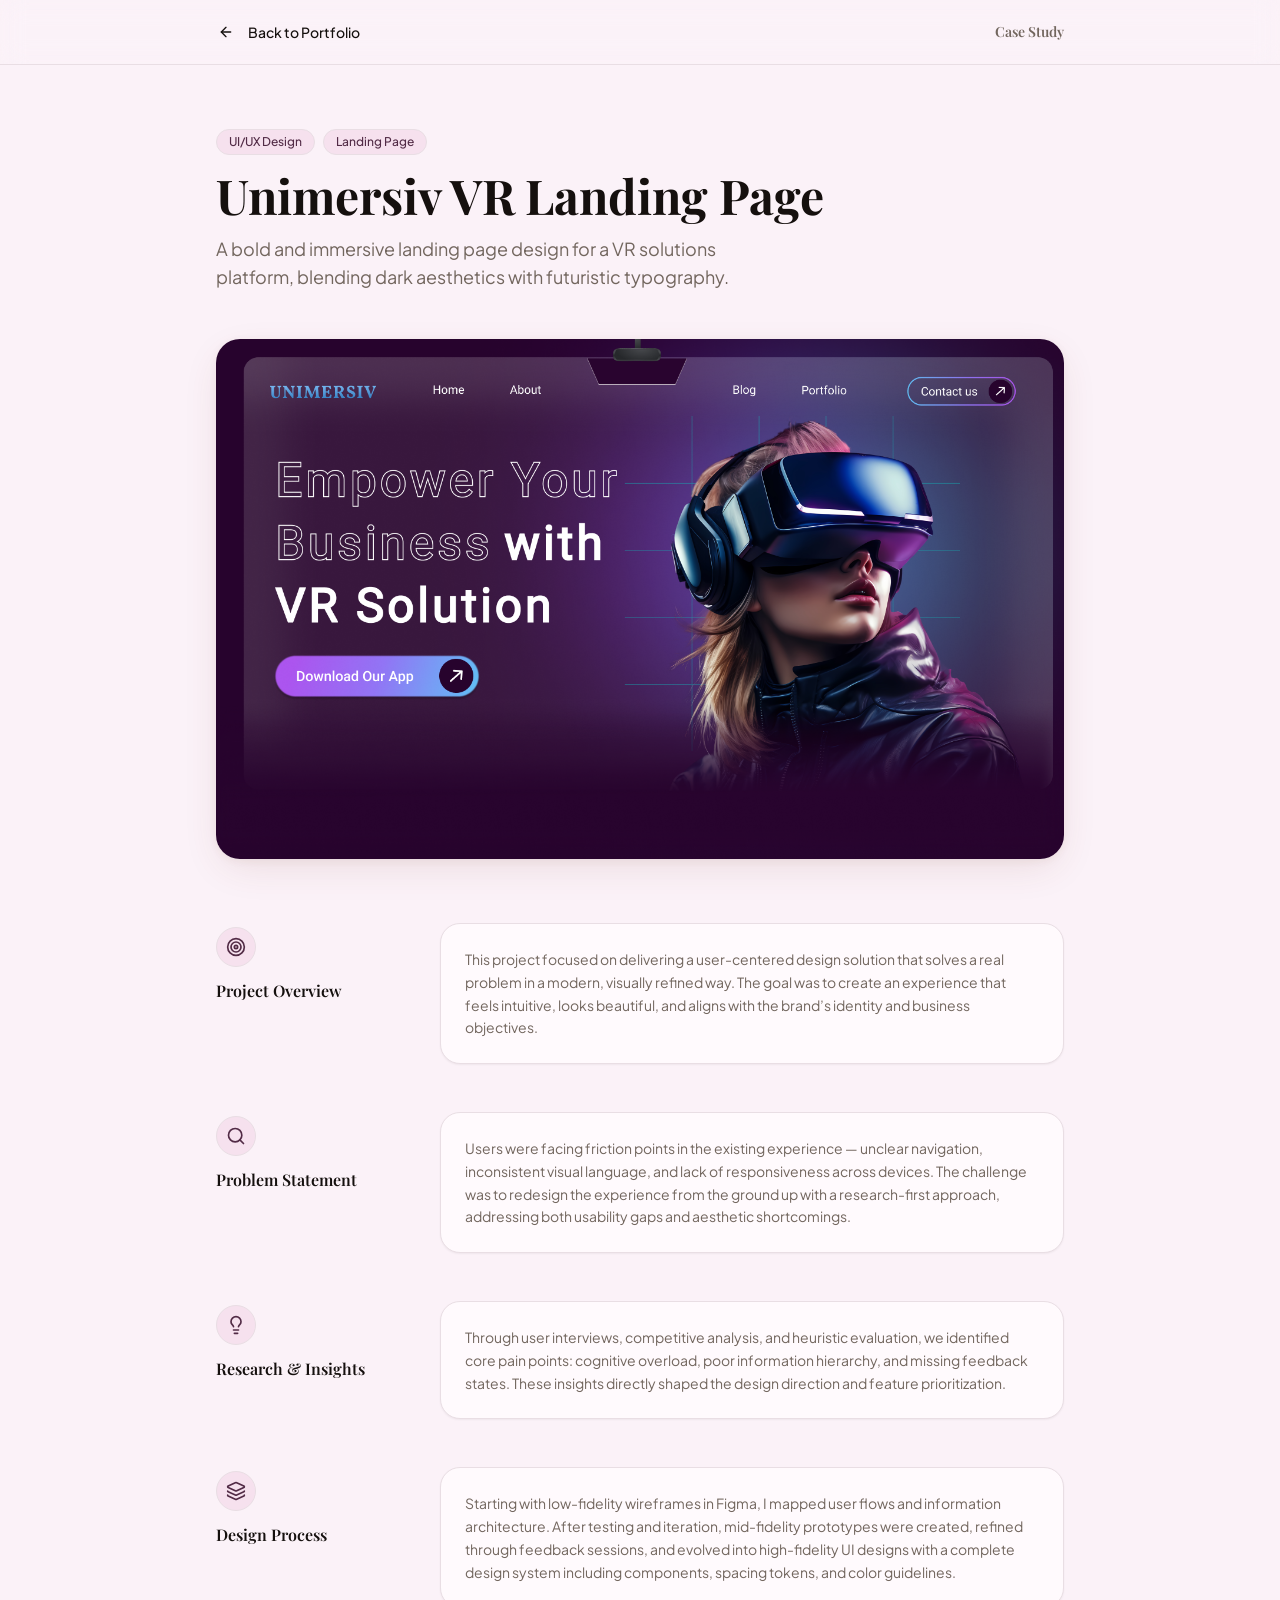
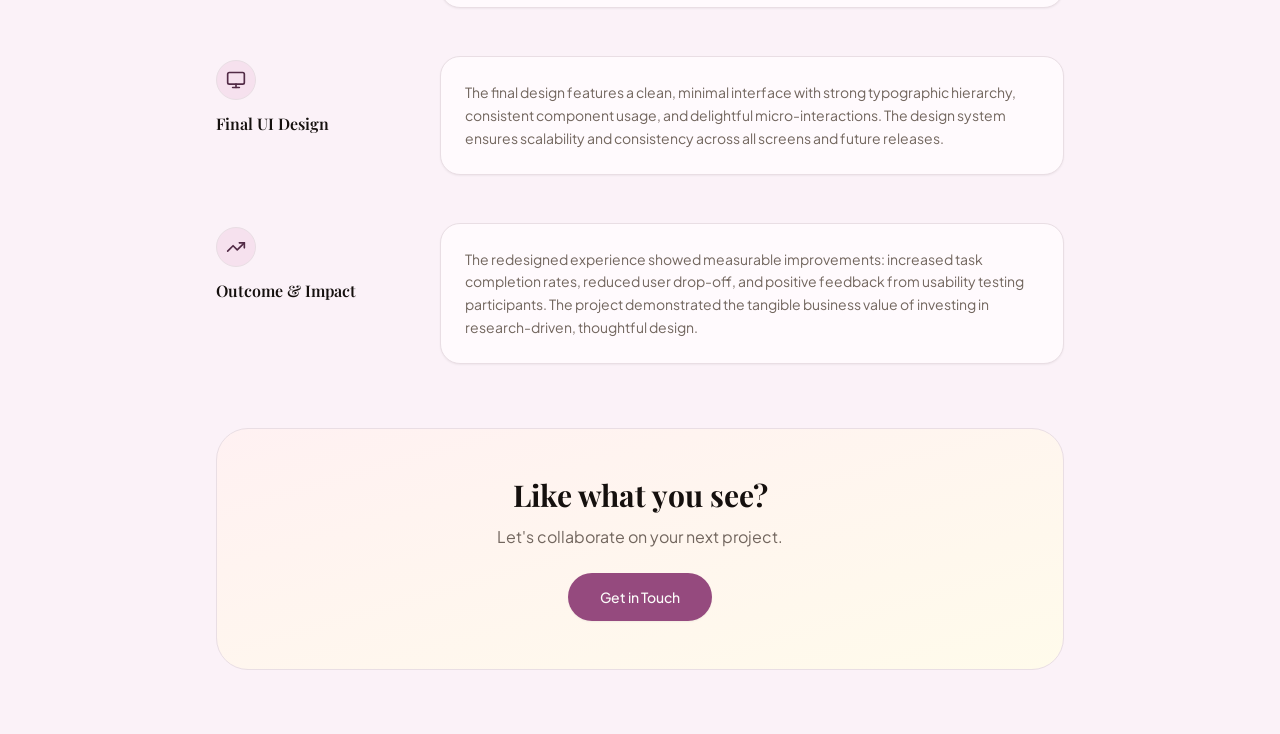
<file: casestudy/case1.html>
<html lang="en">
  <head>
    <meta charset="UTF-8">
    <meta name="viewport" content="width=device-width, initial-scale=1.0">
    <title>App</title>
    <meta name="description" content="Built with caffeine.ai">
    <meta property="og:title" content="App">
    <meta property="og:description" content="Built with caffeine.ai">
    <meta property="og:type" content="website">
    <meta name="twitter:card" content="summary_large_image">
    <link rel="icon" type="image/x-icon" href="/favicon.ico">
    <link rel="stylesheet" href="../assets/index.css">
    <link rel="stylesheet" href="casestudy.css">
  </head>
  <body>
    <div id="root">
      <div class="min-h-screen bg-background text-foreground">
        <header class="sticky top-0 z-50 bg-background/90 backdrop-blur-md border-b border-border">
          <div class="max-w-4xl mx-auto px-6 h-16 flex items-center justify-between">
            <a href="../index.html#projects" data-slot="button" class="inline-flex items-center justify-center whitespace-nowrap text-sm font-medium transition-all disabled:pointer-events-none disabled:opacity-50 [&amp;_svg]:pointer-events-none [&amp;_svg:not([class*='size-'])]:size-4 shrink-0 [&amp;_svg]:shrink-0 outline-none focus-visible:border-ring focus-visible:ring-ring/50 focus-visible:ring-[3px] aria-invalid:ring-destructive/20 dark:aria-invalid:ring-destructive/40 aria-invalid:border-destructive hover:text-accent-foreground dark:hover:bg-accent/50 h-8 gap-1.5 px-3 has-[&gt;svg]:px-2.5 rounded-full hover:bg-accent -ml-2" data-ocid="casestudy.secondary_button">
              <svg xmlns="http://www.w3.org/2000/svg" width="24" height="24" viewBox="0 0 24 24" fill="none" stroke="currentColor" stroke-width="2" stroke-linecap="round" stroke-linejoin="round" class="lucide lucide-arrow-left w-4 h-4 mr-2" aria-hidden="true">
                <path d="m12 19-7-7 7-7"></path>
                <path d="M19 12H5"></path>
              </svg>Back to Portfolio </a>
            <span class="font-display text-sm font-semibold text-muted-foreground hidden sm:block">Case Study</span>
          </div>
        </header>
        <main class="max-w-4xl mx-auto px-6 py-16">
          <div class="mb-12" style="opacity: 1; transform: none;">
            <div class="flex flex-wrap gap-2 mb-4">
              <span class="text-xs font-medium px-3 py-1 bg-accent text-accent-foreground rounded-full border border-border">UI/UX Design</span>
              <span class="text-xs font-medium px-3 py-1 bg-accent text-accent-foreground rounded-full border border-border">Landing Page</span>
            </div>
            <h1 class="font-display text-4xl md:text-5xl font-bold text-foreground mb-4 leading-tight">Unimersiv VR Landing Page</h1>
            <p class="text-lg text-muted-foreground max-w-xl">A bold and immersive landing page design for a VR solutions platform, blending dark aesthetics with futuristic typography.</p>
          </div>
          <div class="rounded-3xl overflow-hidden shadow-lift mb-16" style="opacity: 1; transform: none;">
            <img alt="Unimersiv VR Landing Page" class="w-full h-auto object-cover object-top max-h-[520px]" src="../assets/uploads/VR-landing-Page-1-1.png">
          </div>
          <div class="space-y-12">
            <div class="grid md:grid-cols-[200px_1fr] gap-6 items-start" style="opacity: 1; transform: none;">
              <div class="flex items-center gap-3 md:flex-col md:items-start md:pt-1">
                <div class="w-10 h-10 rounded-2xl bg-accent border border-border flex items-center justify-center flex-shrink-0">
                  <svg xmlns="http://www.w3.org/2000/svg" width="24" height="24" viewBox="0 0 24 24" fill="none" stroke="currentColor" stroke-width="2" stroke-linecap="round" stroke-linejoin="round" class="lucide lucide-target w-5 h-5 text-accent-foreground" aria-hidden="true">
                    <circle cx="12" cy="12" r="10"></circle>
                    <circle cx="12" cy="12" r="6"></circle>
                    <circle cx="12" cy="12" r="2"></circle>
                  </svg>
                </div>
                <h2 class="font-display font-semibold text-base text-foreground">Project Overview</h2>
              </div>
              <div class="bg-card border border-border rounded-2xl p-6 shadow-xs">
                <p class="text-sm text-muted-foreground leading-relaxed">This project focused on delivering a user-centered design solution that solves a real problem in a modern, visually refined way. The goal was to create an experience that feels intuitive, looks beautiful, and aligns with the brand’s identity and business objectives.</p>
              </div>
            </div>
            <div class="grid md:grid-cols-[200px_1fr] gap-6 items-start" style="opacity: 1; transform: none;">
              <div class="flex items-center gap-3 md:flex-col md:items-start md:pt-1">
                <div class="w-10 h-10 rounded-2xl bg-accent border border-border flex items-center justify-center flex-shrink-0">
                  <svg xmlns="http://www.w3.org/2000/svg" width="24" height="24" viewBox="0 0 24 24" fill="none" stroke="currentColor" stroke-width="2" stroke-linecap="round" stroke-linejoin="round" class="lucide lucide-search w-5 h-5 text-accent-foreground" aria-hidden="true">
                    <path d="m21 21-4.34-4.34"></path>
                    <circle cx="11" cy="11" r="8"></circle>
                  </svg>
                </div>
                <h2 class="font-display font-semibold text-base text-foreground">Problem Statement</h2>
              </div>
              <div class="bg-card border border-border rounded-2xl p-6 shadow-xs">
                <p class="text-sm text-muted-foreground leading-relaxed">Users were facing friction points in the existing experience — unclear navigation, inconsistent visual language, and lack of responsiveness across devices. The challenge was to redesign the experience from the ground up with a research-first approach, addressing both usability gaps and aesthetic shortcomings.</p>
              </div>
            </div>
            <div class="grid md:grid-cols-[200px_1fr] gap-6 items-start" style="opacity: 1; transform: none;">
              <div class="flex items-center gap-3 md:flex-col md:items-start md:pt-1">
                <div class="w-10 h-10 rounded-2xl bg-accent border border-border flex items-center justify-center flex-shrink-0">
                  <svg xmlns="http://www.w3.org/2000/svg" width="24" height="24" viewBox="0 0 24 24" fill="none" stroke="currentColor" stroke-width="2" stroke-linecap="round" stroke-linejoin="round" class="lucide lucide-lightbulb w-5 h-5 text-accent-foreground" aria-hidden="true">
                    <path d="M15 14c.2-1 .7-1.7 1.5-2.5 1-.9 1.5-2.2 1.5-3.5A6 6 0 0 0 6 8c0 1 .2 2.2 1.5 3.5.7.7 1.3 1.5 1.5 2.5"></path>
                    <path d="M9 18h6"></path>
                    <path d="M10 22h4"></path>
                  </svg>
                </div>
                <h2 class="font-display font-semibold text-base text-foreground">Research &amp; Insights</h2>
              </div>
              <div class="bg-card border border-border rounded-2xl p-6 shadow-xs">
                <p class="text-sm text-muted-foreground leading-relaxed">Through user interviews, competitive analysis, and heuristic evaluation, we identified core pain points: cognitive overload, poor information hierarchy, and missing feedback states. These insights directly shaped the design direction and feature prioritization.</p>
              </div>
            </div>
            <div class="grid md:grid-cols-[200px_1fr] gap-6 items-start" style="opacity: 1; transform: none;">
              <div class="flex items-center gap-3 md:flex-col md:items-start md:pt-1">
                <div class="w-10 h-10 rounded-2xl bg-accent border border-border flex items-center justify-center flex-shrink-0">
                  <svg xmlns="http://www.w3.org/2000/svg" width="24" height="24" viewBox="0 0 24 24" fill="none" stroke="currentColor" stroke-width="2" stroke-linecap="round" stroke-linejoin="round" class="lucide lucide-layers w-5 h-5 text-accent-foreground" aria-hidden="true">
                    <path d="M12.83 2.18a2 2 0 0 0-1.66 0L2.6 6.08a1 1 0 0 0 0 1.83l8.58 3.91a2 2 0 0 0 1.66 0l8.58-3.9a1 1 0 0 0 0-1.83z"></path>
                    <path d="M2 12a1 1 0 0 0 .58.91l8.6 3.91a2 2 0 0 0 1.65 0l8.58-3.9A1 1 0 0 0 22 12"></path>
                    <path d="M2 17a1 1 0 0 0 .58.91l8.6 3.91a2 2 0 0 0 1.65 0l8.58-3.9A1 1 0 0 0 22 17"></path>
                  </svg>
                </div>
                <h2 class="font-display font-semibold text-base text-foreground">Design Process</h2>
              </div>
              <div class="bg-card border border-border rounded-2xl p-6 shadow-xs">
                <p class="text-sm text-muted-foreground leading-relaxed">Starting with low-fidelity wireframes in Figma, I mapped user flows and information architecture. After testing and iteration, mid-fidelity prototypes were created, refined through feedback sessions, and evolved into high-fidelity UI designs with a complete design system including components, spacing tokens, and color guidelines.</p>
              </div>
            </div>
            <div class="grid md:grid-cols-[200px_1fr] gap-6 items-start" style="opacity: 1; transform: none;">
              <div class="flex items-center gap-3 md:flex-col md:items-start md:pt-1">
                <div class="w-10 h-10 rounded-2xl bg-accent border border-border flex items-center justify-center flex-shrink-0">
                  <svg xmlns="http://www.w3.org/2000/svg" width="24" height="24" viewBox="0 0 24 24" fill="none" stroke="currentColor" stroke-width="2" stroke-linecap="round" stroke-linejoin="round" class="lucide lucide-monitor w-5 h-5 text-accent-foreground" aria-hidden="true">
                    <rect width="20" height="14" x="2" y="3" rx="2"></rect>
                    <line x1="8" x2="16" y1="21" y2="21"></line>
                    <line x1="12" x2="12" y1="17" y2="21"></line>
                  </svg>
                </div>
                <h2 class="font-display font-semibold text-base text-foreground">Final UI Design</h2>
              </div>
              <div class="bg-card border border-border rounded-2xl p-6 shadow-xs">
                <p class="text-sm text-muted-foreground leading-relaxed">The final design features a clean, minimal interface with strong typographic hierarchy, consistent component usage, and delightful micro-interactions. The design system ensures scalability and consistency across all screens and future releases.</p>
              </div>
            </div>
            <div class="grid md:grid-cols-[200px_1fr] gap-6 items-start" style="opacity: 1; transform: none;">
              <div class="flex items-center gap-3 md:flex-col md:items-start md:pt-1">
                <div class="w-10 h-10 rounded-2xl bg-accent border border-border flex items-center justify-center flex-shrink-0">
                  <svg xmlns="http://www.w3.org/2000/svg" width="24" height="24" viewBox="0 0 24 24" fill="none" stroke="currentColor" stroke-width="2" stroke-linecap="round" stroke-linejoin="round" class="lucide lucide-trending-up w-5 h-5 text-accent-foreground" aria-hidden="true">
                    <path d="M16 7h6v6"></path>
                    <path d="m22 7-8.5 8.5-5-5L2 17"></path>
                  </svg>
                </div>
                <h2 class="font-display font-semibold text-base text-foreground">Outcome &amp; Impact</h2>
              </div>
              <div class="bg-card border border-border rounded-2xl p-6 shadow-xs">
                <p class="text-sm text-muted-foreground leading-relaxed">The redesigned experience showed measurable improvements: increased task completion rates, reduced user drop-off, and positive feedback from usability testing participants. The project demonstrated the tangible business value of investing in research-driven, thoughtful design.</p>
              </div>
            </div>
          </div>
          <div class="mt-16 text-center bg-gradient-to-br from-rose-50 to-amber-50 border border-border rounded-4xl p-12" style="opacity: 1; transform: none;">
            <h3 class="font-display text-3xl font-bold text-foreground mb-3">Like what you see?</h3>
            <p class="text-muted-foreground mb-6">Let's collaborate on your next project.</p>
            <a href="../index.html#contact" data-slot="button" class="inline-flex items-center justify-center gap-2 whitespace-nowrap text-sm font-medium disabled:pointer-events-none disabled:opacity-50 [&amp;_svg]:pointer-events-none 
              [&amp;_svg:not([class*='size-'])]:size-4 shrink-0 [&amp;_svg]:shrink-0 outline-none focus-visible:border-ring focus-visible:ring-ring/50 
              focus-visible:ring-[3px] aria-invalid:ring-destructive/20 dark:aria-invalid:ring-destructive/40 aria-invalid:border-destructive shadow-xs 
              hover:bg-primary/90 py-2 has-[&gt;svg]:px-3 rounded-full px-8 h-12 bg-primary text-primary-foreground hover:opacity-90 transition-all hover:scale-105" 
              data-ocid="casestudy.primary_button">Get in Touch
            </a>
          </div>
        </main>
      </div>
      <section aria-label="Notifications alt+T" tabindex="-1" aria-live="polite" aria-relevant="additions text" aria-atomic="false"></section>
    </div>
  </body>
</html>
</file>
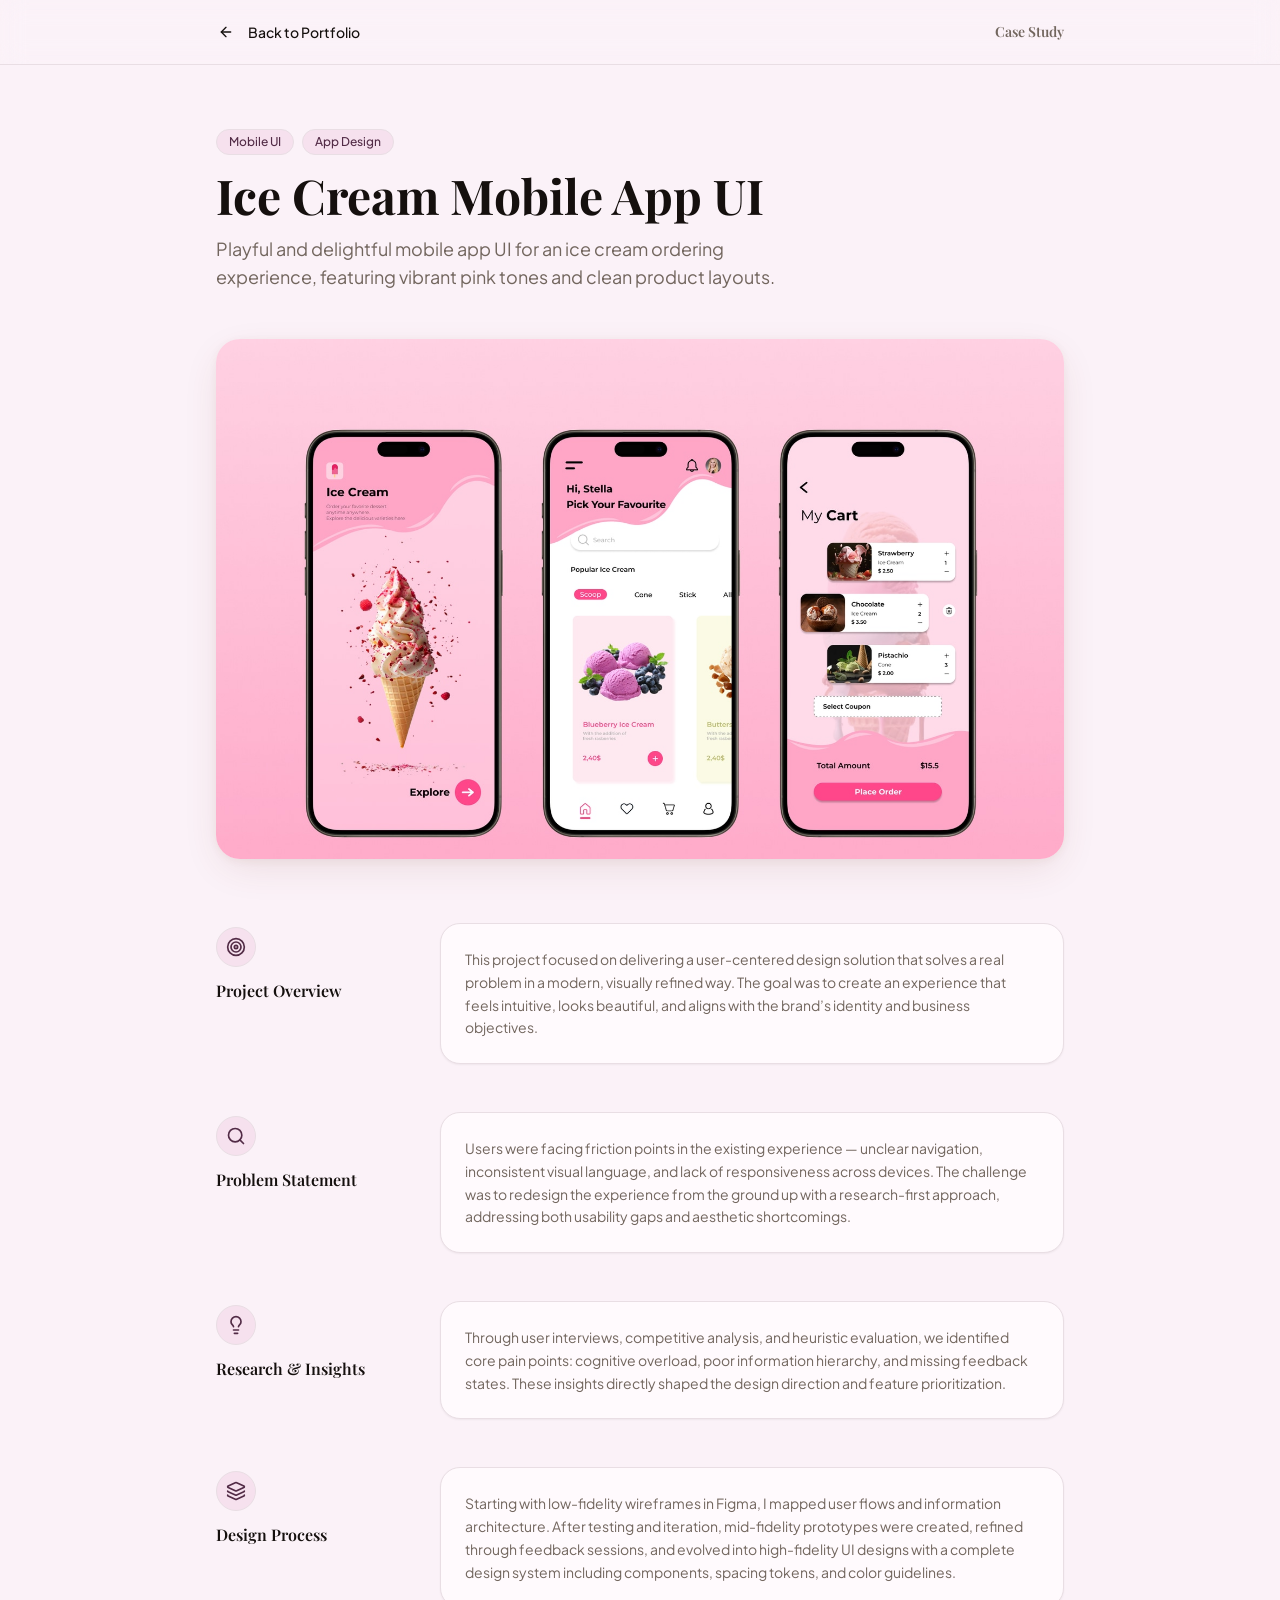
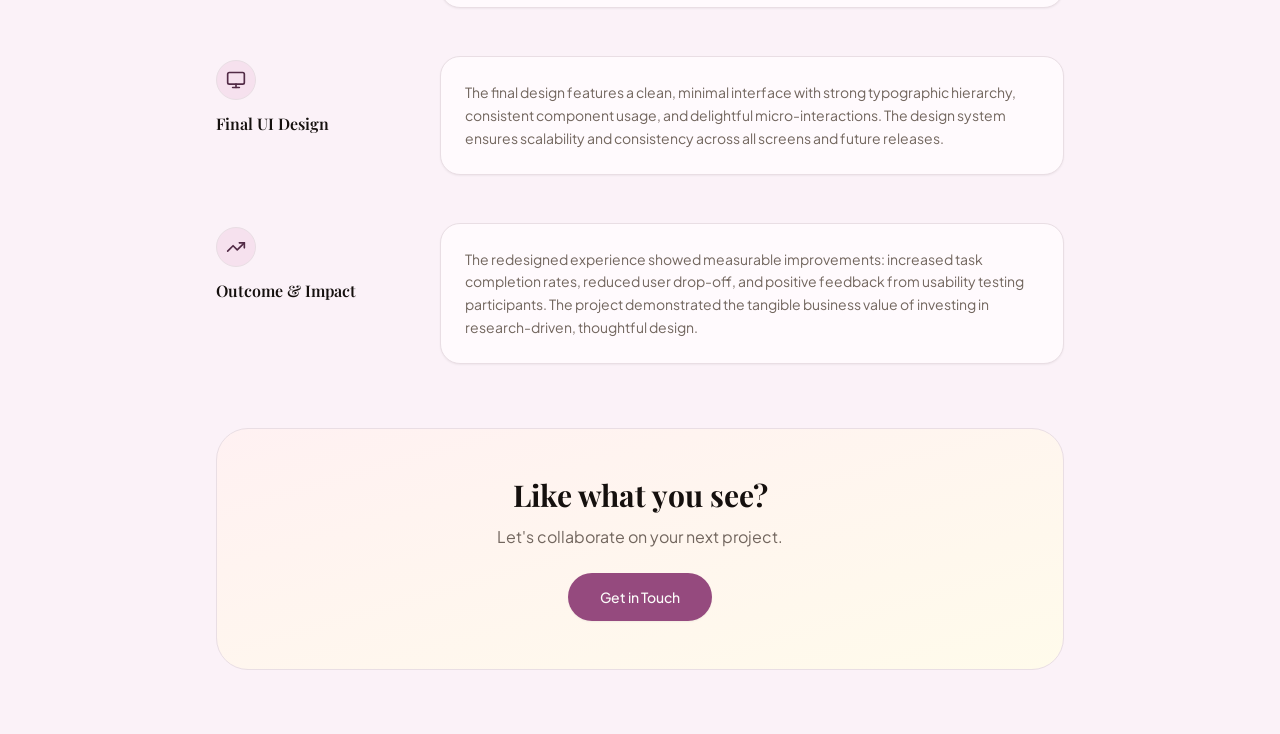
<file: casestudy/case2.html>
<html lang="en">
  <head>
    <meta charset="UTF-8">
    <meta name="viewport" content="width=device-width, initial-scale=1.0">
    <title>App</title>
    <meta name="description" content="Built with caffeine.ai">
    <meta property="og:title" content="App">
    <meta property="og:description" content="Built with caffeine.ai">
    <meta property="og:type" content="website">
    <meta name="twitter:card" content="summary_large_image">
    <link rel="icon" type="image/x-icon" href="../favicon.ico">
    <link rel="stylesheet" href="../assets/index.css">
    <link rel="stylesheet" href="casestudy.css">
  </head>
  <body>
    <div id="root">
      <div class="min-h-screen bg-background text-foreground">
        <header class="sticky top-0 z-50 bg-background/90 backdrop-blur-md border-b border-border">
          <div class="max-w-4xl mx-auto px-6 h-16 flex items-center justify-between">
            <a href="../index.html#projects" data-slot="button" class="inline-flex items-center justify-center whitespace-nowrap text-sm font-medium transition-all disabled:pointer-events-none disabled:opacity-50 [&amp;_svg]:pointer-events-none [&amp;_svg:not([class*='size-'])]:size-4 shrink-0 [&amp;_svg]:shrink-0 outline-none focus-visible:border-ring focus-visible:ring-ring/50 focus-visible:ring-[3px] aria-invalid:ring-destructive/20 dark:aria-invalid:ring-destructive/40 aria-invalid:border-destructive hover:text-accent-foreground dark:hover:bg-accent/50 h-8 gap-1.5 px-3 has-[&gt;svg]:px-2.5 rounded-full hover:bg-accent -ml-2" data-ocid="casestudy.secondary_button">
              <svg xmlns="http://www.w3.org/2000/svg" width="24" height="24" viewBox="0 0 24 24" fill="none" stroke="currentColor" stroke-width="2" stroke-linecap="round" stroke-linejoin="round" class="lucide lucide-arrow-left w-4 h-4 mr-2" aria-hidden="true">
                <path d="m12 19-7-7 7-7"></path>
                <path d="M19 12H5"></path>
              </svg>Back to Portfolio </a>
            <span class="font-display text-sm font-semibold text-muted-foreground hidden sm:block">Case Study</span>
          </div>
        </header>
        <main class="max-w-4xl mx-auto px-6 py-16">
          <div class="mb-12" style="opacity: 1; transform: none;">
            <div class="flex flex-wrap gap-2 mb-4">
              <span class="text-xs font-medium px-3 py-1 bg-accent text-accent-foreground rounded-full border border-border">Mobile UI</span>
              <span class="text-xs font-medium px-3 py-1 bg-accent text-accent-foreground rounded-full border border-border">App Design</span>
            </div>
            <h1 class="font-display text-4xl md:text-5xl font-bold text-foreground mb-4 leading-tight">Ice Cream Mobile App UI</h1>
            <p class="text-lg text-muted-foreground max-w-xl">Playful and delightful mobile app UI for an ice cream ordering experience, featuring vibrant pink tones and clean product layouts.</p>
          </div>
          <div class="rounded-3xl overflow-hidden shadow-lift mb-16" style="opacity: 1; transform: none;">
            <img alt="Ice Cream Mobile App UI" class="w-full h-auto object-cover object-top max-h-[520px]" src="../assets/uploads/Ice_Cream_UI_Screen-6.png">
          </div>
          <div class="space-y-12">
            <div class="grid md:grid-cols-[200px_1fr] gap-6 items-start" style="opacity: 1; transform: none;">
              <div class="flex items-center gap-3 md:flex-col md:items-start md:pt-1">
                <div class="w-10 h-10 rounded-2xl bg-accent border border-border flex items-center justify-center flex-shrink-0">
                  <svg xmlns="http://www.w3.org/2000/svg" width="24" height="24" viewBox="0 0 24 24" fill="none" stroke="currentColor" stroke-width="2" stroke-linecap="round" stroke-linejoin="round" class="lucide lucide-target w-5 h-5 text-accent-foreground" aria-hidden="true">
                    <circle cx="12" cy="12" r="10"></circle>
                    <circle cx="12" cy="12" r="6"></circle>
                    <circle cx="12" cy="12" r="2"></circle>
                  </svg>
                </div>
                <h2 class="font-display font-semibold text-base text-foreground">Project Overview</h2>
              </div>
              <div class="bg-card border border-border rounded-2xl p-6 shadow-xs">
                <p class="text-sm text-muted-foreground leading-relaxed">This project focused on delivering a user-centered design solution that solves a real problem in a modern, visually refined way. The goal was to create an experience that feels intuitive, looks beautiful, and aligns with the brand’s identity and business objectives.</p>
              </div>
            </div>
            <div class="grid md:grid-cols-[200px_1fr] gap-6 items-start" style="opacity: 1; transform: none;">
              <div class="flex items-center gap-3 md:flex-col md:items-start md:pt-1">
                <div class="w-10 h-10 rounded-2xl bg-accent border border-border flex items-center justify-center flex-shrink-0">
                  <svg xmlns="http://www.w3.org/2000/svg" width="24" height="24" viewBox="0 0 24 24" fill="none" stroke="currentColor" stroke-width="2" stroke-linecap="round" stroke-linejoin="round" class="lucide lucide-search w-5 h-5 text-accent-foreground" aria-hidden="true">
                    <path d="m21 21-4.34-4.34"></path>
                    <circle cx="11" cy="11" r="8"></circle>
                  </svg>
                </div>
                <h2 class="font-display font-semibold text-base text-foreground">Problem Statement</h2>
              </div>
              <div class="bg-card border border-border rounded-2xl p-6 shadow-xs">
                <p class="text-sm text-muted-foreground leading-relaxed">Users were facing friction points in the existing experience — unclear navigation, inconsistent visual language, and lack of responsiveness across devices. The challenge was to redesign the experience from the ground up with a research-first approach, addressing both usability gaps and aesthetic shortcomings.</p>
              </div>
            </div>
            <div class="grid md:grid-cols-[200px_1fr] gap-6 items-start" style="opacity: 1; transform: none;">
              <div class="flex items-center gap-3 md:flex-col md:items-start md:pt-1">
                <div class="w-10 h-10 rounded-2xl bg-accent border border-border flex items-center justify-center flex-shrink-0">
                  <svg xmlns="http://www.w3.org/2000/svg" width="24" height="24" viewBox="0 0 24 24" fill="none" stroke="currentColor" stroke-width="2" stroke-linecap="round" stroke-linejoin="round" class="lucide lucide-lightbulb w-5 h-5 text-accent-foreground" aria-hidden="true">
                    <path d="M15 14c.2-1 .7-1.7 1.5-2.5 1-.9 1.5-2.2 1.5-3.5A6 6 0 0 0 6 8c0 1 .2 2.2 1.5 3.5.7.7 1.3 1.5 1.5 2.5"></path>
                    <path d="M9 18h6"></path>
                    <path d="M10 22h4"></path>
                  </svg>
                </div>
                <h2 class="font-display font-semibold text-base text-foreground">Research &amp; Insights</h2>
              </div>
              <div class="bg-card border border-border rounded-2xl p-6 shadow-xs">
                <p class="text-sm text-muted-foreground leading-relaxed">Through user interviews, competitive analysis, and heuristic evaluation, we identified core pain points: cognitive overload, poor information hierarchy, and missing feedback states. These insights directly shaped the design direction and feature prioritization.</p>
              </div>
            </div>
            <div class="grid md:grid-cols-[200px_1fr] gap-6 items-start" style="opacity: 1; transform: none;">
              <div class="flex items-center gap-3 md:flex-col md:items-start md:pt-1">
                <div class="w-10 h-10 rounded-2xl bg-accent border border-border flex items-center justify-center flex-shrink-0">
                  <svg xmlns="http://www.w3.org/2000/svg" width="24" height="24" viewBox="0 0 24 24" fill="none" stroke="currentColor" stroke-width="2" stroke-linecap="round" stroke-linejoin="round" class="lucide lucide-layers w-5 h-5 text-accent-foreground" aria-hidden="true">
                    <path d="M12.83 2.18a2 2 0 0 0-1.66 0L2.6 6.08a1 1 0 0 0 0 1.83l8.58 3.91a2 2 0 0 0 1.66 0l8.58-3.9a1 1 0 0 0 0-1.83z"></path>
                    <path d="M2 12a1 1 0 0 0 .58.91l8.6 3.91a2 2 0 0 0 1.65 0l8.58-3.9A1 1 0 0 0 22 12"></path>
                    <path d="M2 17a1 1 0 0 0 .58.91l8.6 3.91a2 2 0 0 0 1.65 0l8.58-3.9A1 1 0 0 0 22 17"></path>
                  </svg>
                </div>
                <h2 class="font-display font-semibold text-base text-foreground">Design Process</h2>
              </div>
              <div class="bg-card border border-border rounded-2xl p-6 shadow-xs">
                <p class="text-sm text-muted-foreground leading-relaxed">Starting with low-fidelity wireframes in Figma, I mapped user flows and information architecture. After testing and iteration, mid-fidelity prototypes were created, refined through feedback sessions, and evolved into high-fidelity UI designs with a complete design system including components, spacing tokens, and color guidelines.</p>
              </div>
            </div>
            <div class="grid md:grid-cols-[200px_1fr] gap-6 items-start" style="opacity: 1; transform: none;">
              <div class="flex items-center gap-3 md:flex-col md:items-start md:pt-1">
                <div class="w-10 h-10 rounded-2xl bg-accent border border-border flex items-center justify-center flex-shrink-0">
                  <svg xmlns="http://www.w3.org/2000/svg" width="24" height="24" viewBox="0 0 24 24" fill="none" stroke="currentColor" stroke-width="2" stroke-linecap="round" stroke-linejoin="round" class="lucide lucide-monitor w-5 h-5 text-accent-foreground" aria-hidden="true">
                    <rect width="20" height="14" x="2" y="3" rx="2"></rect>
                    <line x1="8" x2="16" y1="21" y2="21"></line>
                    <line x1="12" x2="12" y1="17" y2="21"></line>
                  </svg>
                </div>
                <h2 class="font-display font-semibold text-base text-foreground">Final UI Design</h2>
              </div>
              <div class="bg-card border border-border rounded-2xl p-6 shadow-xs">
                <p class="text-sm text-muted-foreground leading-relaxed">The final design features a clean, minimal interface with strong typographic hierarchy, consistent component usage, and delightful micro-interactions. The design system ensures scalability and consistency across all screens and future releases.</p>
              </div>
            </div>
            <div class="grid md:grid-cols-[200px_1fr] gap-6 items-start" style="opacity: 1; transform: none;">
              <div class="flex items-center gap-3 md:flex-col md:items-start md:pt-1">
                <div class="w-10 h-10 rounded-2xl bg-accent border border-border flex items-center justify-center flex-shrink-0">
                  <svg xmlns="http://www.w3.org/2000/svg" width="24" height="24" viewBox="0 0 24 24" fill="none" stroke="currentColor" stroke-width="2" stroke-linecap="round" stroke-linejoin="round" class="lucide lucide-trending-up w-5 h-5 text-accent-foreground" aria-hidden="true">
                    <path d="M16 7h6v6"></path>
                    <path d="m22 7-8.5 8.5-5-5L2 17"></path>
                  </svg>
                </div>
                <h2 class="font-display font-semibold text-base text-foreground">Outcome &amp; Impact</h2>
              </div>
              <div class="bg-card border border-border rounded-2xl p-6 shadow-xs">
                <p class="text-sm text-muted-foreground leading-relaxed">The redesigned experience showed measurable improvements: increased task completion rates, reduced user drop-off, and positive feedback from usability testing participants. The project demonstrated the tangible business value of investing in research-driven, thoughtful design.</p>
              </div>
            </div>
          </div>
          <div class="mt-16 text-center bg-gradient-to-br from-rose-50 to-amber-50 border border-border rounded-4xl p-12" style="opacity: 1; transform: none;">
            <h3 class="font-display text-3xl font-bold text-foreground mb-3">Like what you see?</h3>
            <p class="text-muted-foreground mb-6">Let's collaborate on your next project.</p>
            <a href="../index.html#contact" data-slot="button" class="inline-flex items-center justify-center gap-2 whitespace-nowrap text-sm font-medium disabled:pointer-events-none disabled:opacity-50 [&amp;_svg]:pointer-events-none 
              [&amp;_svg:not([class*='size-'])]:size-4 shrink-0 [&amp;_svg]:shrink-0 outline-none focus-visible:border-ring focus-visible:ring-ring/50 
              focus-visible:ring-[3px] aria-invalid:ring-destructive/20 dark:aria-invalid:ring-destructive/40 aria-invalid:border-destructive shadow-xs 
              hover:bg-primary/90 py-2 has-[&gt;svg]:px-3 rounded-full px-8 h-12 bg-primary text-primary-foreground hover:opacity-90 transition-all hover:scale-105" 
              data-ocid="casestudy.primary_button">Get in Touch
            </a>
          </div>
        </main>
      </div>
      <section aria-label="Notifications alt+T" tabindex="-1" aria-live="polite" aria-relevant="additions text" aria-atomic="false"></section>
    </div>
  </body>
</html>
</file>
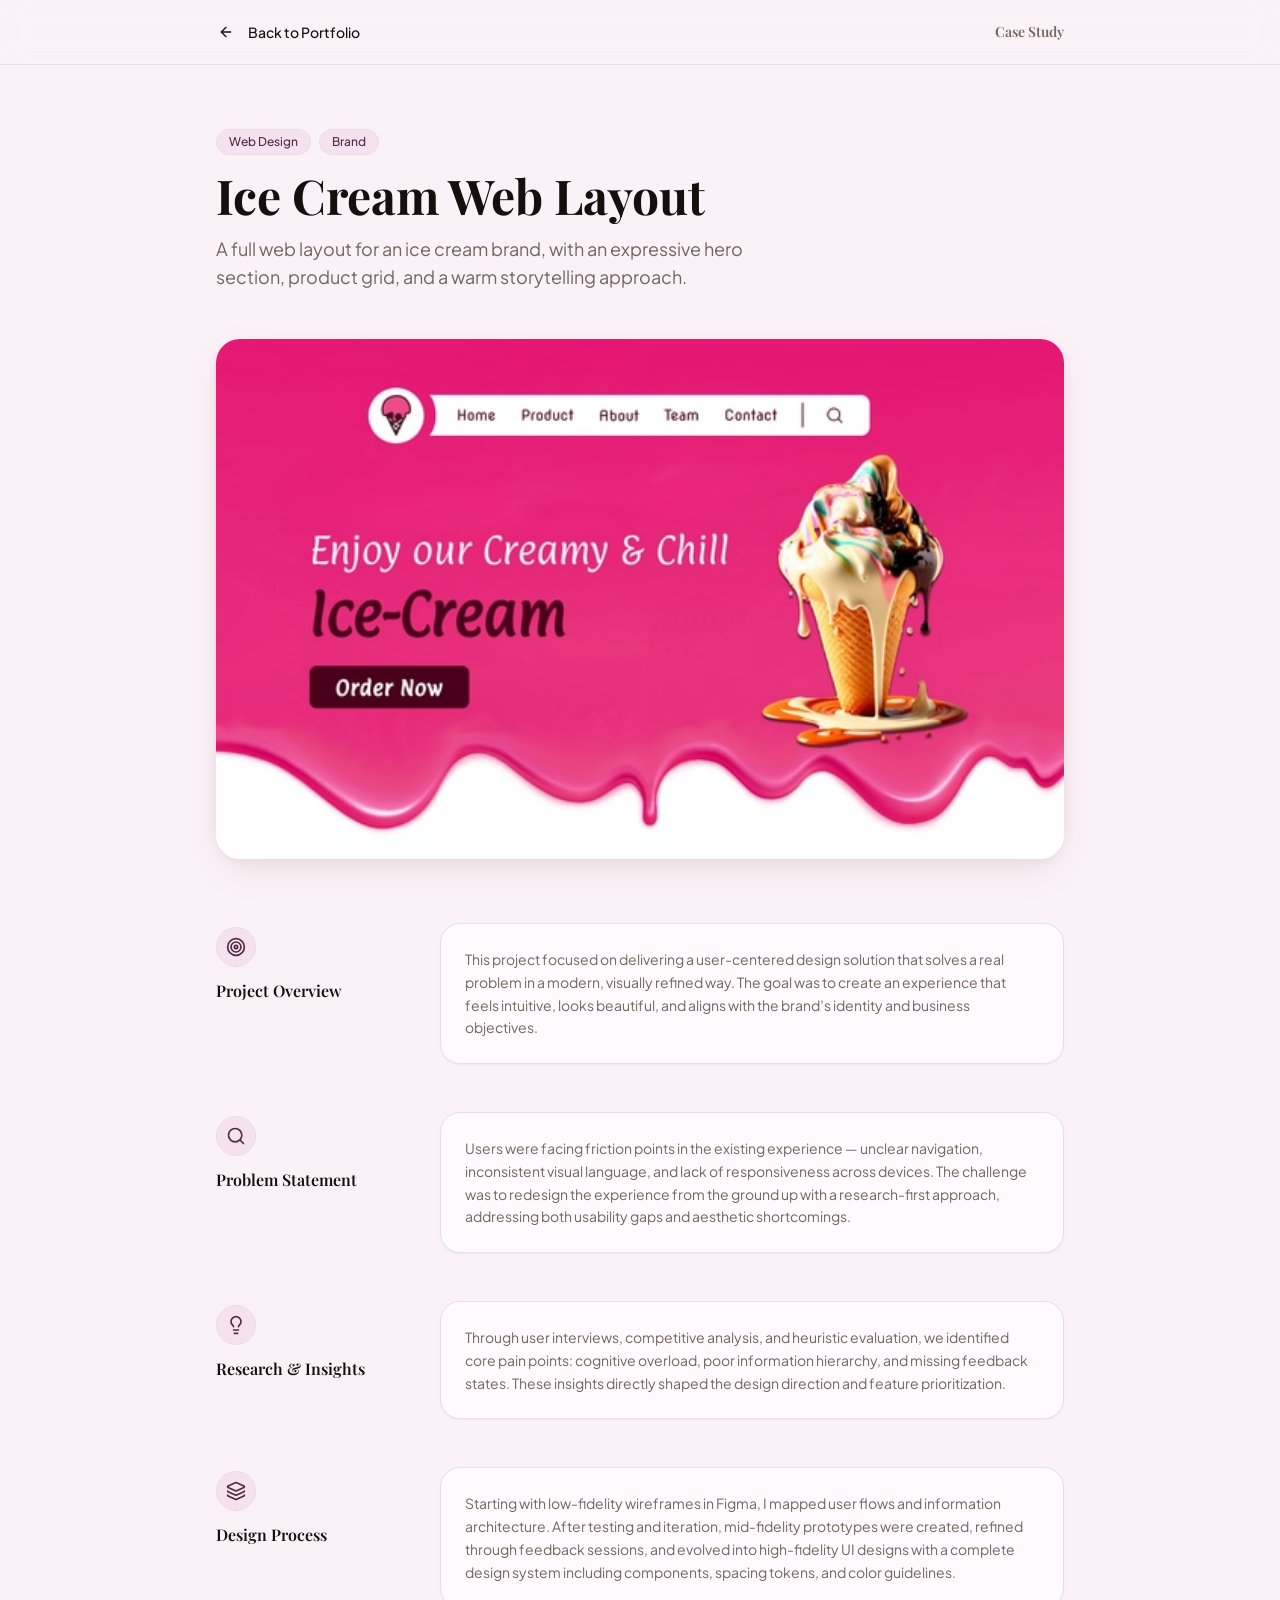
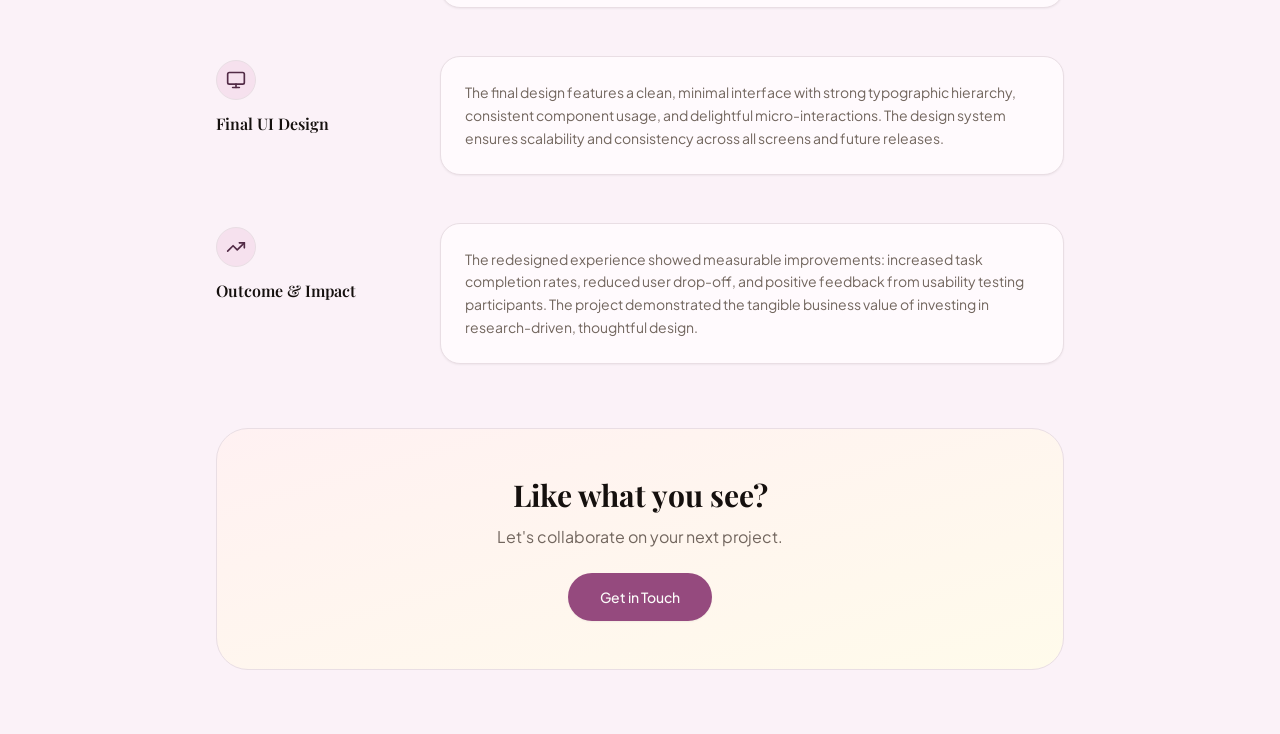
<file: casestudy/case3.html>
<html lang="en">
  <head>
    <meta charset="UTF-8">
    <meta name="viewport" content="width=device-width, initial-scale=1.0">
    <title>App</title>
    <meta name="description" content="Built with caffeine.ai">
    <meta property="og:title" content="App">
    <meta property="og:description" content="Built with caffeine.ai">
    <meta property="og:type" content="website">
    <meta name="twitter:card" content="summary_large_image">
    <link rel="icon" type="image/x-icon" href="/favicon.ico">
    <link rel="stylesheet" href="../assets/index.css">
    <link rel="stylesheet" href="casestudy.css">
  </head>
  <body>
    <div id="root">
      <div class="min-h-screen bg-background text-foreground">
        <header class="sticky top-0 z-50 bg-background/90 backdrop-blur-md border-b border-border">
          <div class="max-w-4xl mx-auto px-6 h-16 flex items-center justify-between">
            <a href="../index.html#projects" data-slot="button" class="inline-flex items-center justify-center whitespace-nowrap text-sm font-medium transition-all disabled:pointer-events-none disabled:opacity-50 [&amp;_svg]:pointer-events-none [&amp;_svg:not([class*='size-'])]:size-4 shrink-0 [&amp;_svg]:shrink-0 outline-none focus-visible:border-ring focus-visible:ring-ring/50 focus-visible:ring-[3px] aria-invalid:ring-destructive/20 dark:aria-invalid:ring-destructive/40 aria-invalid:border-destructive hover:text-accent-foreground dark:hover:bg-accent/50 h-8 gap-1.5 px-3 has-[&gt;svg]:px-2.5 rounded-full hover:bg-accent -ml-2" data-ocid="casestudy.secondary_button">
              <svg xmlns="http://www.w3.org/2000/svg" width="24" height="24" viewBox="0 0 24 24" fill="none" stroke="currentColor" stroke-width="2" stroke-linecap="round" stroke-linejoin="round" class="lucide lucide-arrow-left w-4 h-4 mr-2" aria-hidden="true">
                <path d="m12 19-7-7 7-7"></path>
                <path d="M19 12H5"></path>
              </svg>Back to Portfolio </a>
            <span class="font-display text-sm font-semibold text-muted-foreground hidden sm:block">Case Study</span>
          </div>
        </header>
        <main class="max-w-4xl mx-auto px-6 py-16">
          <div class="mb-12" style="opacity: 1; transform: none;">
            <div class="flex flex-wrap gap-2 mb-4">
              <span class="text-xs font-medium px-3 py-1 bg-accent text-accent-foreground rounded-full border border-border">Web Design</span>
              <span class="text-xs font-medium px-3 py-1 bg-accent text-accent-foreground rounded-full border border-border">Brand</span>
            </div>
            <h1 class="font-display text-4xl md:text-5xl font-bold text-foreground mb-4 leading-tight">Ice Cream Web Layout</h1>
            <p class="text-lg text-muted-foreground max-w-xl">A full web layout for an ice cream brand, with an expressive hero section, product grid, and a warm storytelling approach.</p>
          </div>
          <div class="rounded-3xl overflow-hidden shadow-lift mb-16" style="opacity: 1; transform: none;">
            <img alt="Ice Cream Web Layout" class="w-full h-auto object-cover object-top max-h-[520px]" src="../assets/uploads/Ice-Cream_web-layout-2--7.png">
          </div>
          <div class="space-y-12">
            <div class="grid md:grid-cols-[200px_1fr] gap-6 items-start" style="opacity: 1; transform: none;">
              <div class="flex items-center gap-3 md:flex-col md:items-start md:pt-1">
                <div class="w-10 h-10 rounded-2xl bg-accent border border-border flex items-center justify-center flex-shrink-0">
                  <svg xmlns="http://www.w3.org/2000/svg" width="24" height="24" viewBox="0 0 24 24" fill="none" stroke="currentColor" stroke-width="2" stroke-linecap="round" stroke-linejoin="round" class="lucide lucide-target w-5 h-5 text-accent-foreground" aria-hidden="true">
                    <circle cx="12" cy="12" r="10"></circle>
                    <circle cx="12" cy="12" r="6"></circle>
                    <circle cx="12" cy="12" r="2"></circle>
                  </svg>
                </div>
                <h2 class="font-display font-semibold text-base text-foreground">Project Overview</h2>
              </div>
              <div class="bg-card border border-border rounded-2xl p-6 shadow-xs">
                <p class="text-sm text-muted-foreground leading-relaxed">This project focused on delivering a user-centered design solution that solves a real problem in a modern, visually refined way. The goal was to create an experience that feels intuitive, looks beautiful, and aligns with the brand’s identity and business objectives.</p>
              </div>
            </div>
            <div class="grid md:grid-cols-[200px_1fr] gap-6 items-start" style="opacity: 1; transform: none;">
              <div class="flex items-center gap-3 md:flex-col md:items-start md:pt-1">
                <div class="w-10 h-10 rounded-2xl bg-accent border border-border flex items-center justify-center flex-shrink-0">
                  <svg xmlns="http://www.w3.org/2000/svg" width="24" height="24" viewBox="0 0 24 24" fill="none" stroke="currentColor" stroke-width="2" stroke-linecap="round" stroke-linejoin="round" class="lucide lucide-search w-5 h-5 text-accent-foreground" aria-hidden="true">
                    <path d="m21 21-4.34-4.34"></path>
                    <circle cx="11" cy="11" r="8"></circle>
                  </svg>
                </div>
                <h2 class="font-display font-semibold text-base text-foreground">Problem Statement</h2>
              </div>
              <div class="bg-card border border-border rounded-2xl p-6 shadow-xs">
                <p class="text-sm text-muted-foreground leading-relaxed">Users were facing friction points in the existing experience — unclear navigation, inconsistent visual language, and lack of responsiveness across devices. The challenge was to redesign the experience from the ground up with a research-first approach, addressing both usability gaps and aesthetic shortcomings.</p>
              </div>
            </div>
            <div class="grid md:grid-cols-[200px_1fr] gap-6 items-start" style="opacity: 1; transform: none;">
              <div class="flex items-center gap-3 md:flex-col md:items-start md:pt-1">
                <div class="w-10 h-10 rounded-2xl bg-accent border border-border flex items-center justify-center flex-shrink-0">
                  <svg xmlns="http://www.w3.org/2000/svg" width="24" height="24" viewBox="0 0 24 24" fill="none" stroke="currentColor" stroke-width="2" stroke-linecap="round" stroke-linejoin="round" class="lucide lucide-lightbulb w-5 h-5 text-accent-foreground" aria-hidden="true">
                    <path d="M15 14c.2-1 .7-1.7 1.5-2.5 1-.9 1.5-2.2 1.5-3.5A6 6 0 0 0 6 8c0 1 .2 2.2 1.5 3.5.7.7 1.3 1.5 1.5 2.5"></path>
                    <path d="M9 18h6"></path>
                    <path d="M10 22h4"></path>
                  </svg>
                </div>
                <h2 class="font-display font-semibold text-base text-foreground">Research &amp; Insights</h2>
              </div>
              <div class="bg-card border border-border rounded-2xl p-6 shadow-xs">
                <p class="text-sm text-muted-foreground leading-relaxed">Through user interviews, competitive analysis, and heuristic evaluation, we identified core pain points: cognitive overload, poor information hierarchy, and missing feedback states. These insights directly shaped the design direction and feature prioritization.</p>
              </div>
            </div>
            <div class="grid md:grid-cols-[200px_1fr] gap-6 items-start" style="opacity: 1; transform: none;">
              <div class="flex items-center gap-3 md:flex-col md:items-start md:pt-1">
                <div class="w-10 h-10 rounded-2xl bg-accent border border-border flex items-center justify-center flex-shrink-0">
                  <svg xmlns="http://www.w3.org/2000/svg" width="24" height="24" viewBox="0 0 24 24" fill="none" stroke="currentColor" stroke-width="2" stroke-linecap="round" stroke-linejoin="round" class="lucide lucide-layers w-5 h-5 text-accent-foreground" aria-hidden="true">
                    <path d="M12.83 2.18a2 2 0 0 0-1.66 0L2.6 6.08a1 1 0 0 0 0 1.83l8.58 3.91a2 2 0 0 0 1.66 0l8.58-3.9a1 1 0 0 0 0-1.83z"></path>
                    <path d="M2 12a1 1 0 0 0 .58.91l8.6 3.91a2 2 0 0 0 1.65 0l8.58-3.9A1 1 0 0 0 22 12"></path>
                    <path d="M2 17a1 1 0 0 0 .58.91l8.6 3.91a2 2 0 0 0 1.65 0l8.58-3.9A1 1 0 0 0 22 17"></path>
                  </svg>
                </div>
                <h2 class="font-display font-semibold text-base text-foreground">Design Process</h2>
              </div>
              <div class="bg-card border border-border rounded-2xl p-6 shadow-xs">
                <p class="text-sm text-muted-foreground leading-relaxed">Starting with low-fidelity wireframes in Figma, I mapped user flows and information architecture. After testing and iteration, mid-fidelity prototypes were created, refined through feedback sessions, and evolved into high-fidelity UI designs with a complete design system including components, spacing tokens, and color guidelines.</p>
              </div>
            </div>
            <div class="grid md:grid-cols-[200px_1fr] gap-6 items-start" style="opacity: 1; transform: none;">
              <div class="flex items-center gap-3 md:flex-col md:items-start md:pt-1">
                <div class="w-10 h-10 rounded-2xl bg-accent border border-border flex items-center justify-center flex-shrink-0">
                  <svg xmlns="http://www.w3.org/2000/svg" width="24" height="24" viewBox="0 0 24 24" fill="none" stroke="currentColor" stroke-width="2" stroke-linecap="round" stroke-linejoin="round" class="lucide lucide-monitor w-5 h-5 text-accent-foreground" aria-hidden="true">
                    <rect width="20" height="14" x="2" y="3" rx="2"></rect>
                    <line x1="8" x2="16" y1="21" y2="21"></line>
                    <line x1="12" x2="12" y1="17" y2="21"></line>
                  </svg>
                </div>
                <h2 class="font-display font-semibold text-base text-foreground">Final UI Design</h2>
              </div>
              <div class="bg-card border border-border rounded-2xl p-6 shadow-xs">
                <p class="text-sm text-muted-foreground leading-relaxed">The final design features a clean, minimal interface with strong typographic hierarchy, consistent component usage, and delightful micro-interactions. The design system ensures scalability and consistency across all screens and future releases.</p>
              </div>
            </div>
            <div class="grid md:grid-cols-[200px_1fr] gap-6 items-start" style="opacity: 1; transform: none;">
              <div class="flex items-center gap-3 md:flex-col md:items-start md:pt-1">
                <div class="w-10 h-10 rounded-2xl bg-accent border border-border flex items-center justify-center flex-shrink-0">
                  <svg xmlns="http://www.w3.org/2000/svg" width="24" height="24" viewBox="0 0 24 24" fill="none" stroke="currentColor" stroke-width="2" stroke-linecap="round" stroke-linejoin="round" class="lucide lucide-trending-up w-5 h-5 text-accent-foreground" aria-hidden="true">
                    <path d="M16 7h6v6"></path>
                    <path d="m22 7-8.5 8.5-5-5L2 17"></path>
                  </svg>
                </div>
                <h2 class="font-display font-semibold text-base text-foreground">Outcome &amp; Impact</h2>
              </div>
              <div class="bg-card border border-border rounded-2xl p-6 shadow-xs">
                <p class="text-sm text-muted-foreground leading-relaxed">The redesigned experience showed measurable improvements: increased task completion rates, reduced user drop-off, and positive feedback from usability testing participants. The project demonstrated the tangible business value of investing in research-driven, thoughtful design.</p>
              </div>
            </div>
          </div>
          <div class="mt-16 text-center bg-gradient-to-br from-rose-50 to-amber-50 border border-border rounded-4xl p-12" style="opacity: 1; transform: none;">
            <h3 class="font-display text-3xl font-bold text-foreground mb-3">Like what you see?</h3>
            <p class="text-muted-foreground mb-6">Let's collaborate on your next project.</p>
            <a href="../index.html#contact" data-slot="button" class="inline-flex items-center justify-center gap-2 whitespace-nowrap text-sm font-medium disabled:pointer-events-none disabled:opacity-50 [&amp;_svg]:pointer-events-none 
              [&amp;_svg:not([class*='size-'])]:size-4 shrink-0 [&amp;_svg]:shrink-0 outline-none focus-visible:border-ring focus-visible:ring-ring/50 
              focus-visible:ring-[3px] aria-invalid:ring-destructive/20 dark:aria-invalid:ring-destructive/40 aria-invalid:border-destructive shadow-xs 
              hover:bg-primary/90 py-2 has-[&gt;svg]:px-3 rounded-full px-8 h-12 bg-primary text-primary-foreground hover:opacity-90 transition-all hover:scale-105" 
              data-ocid="casestudy.primary_button">Get in Touch
            </a>
          </div>
        </main>
      </div>
      <section aria-label="Notifications alt+T" tabindex="-1" aria-live="polite" aria-relevant="additions text" aria-atomic="false"></section>
    </div>
  </body>
</html>
</file>
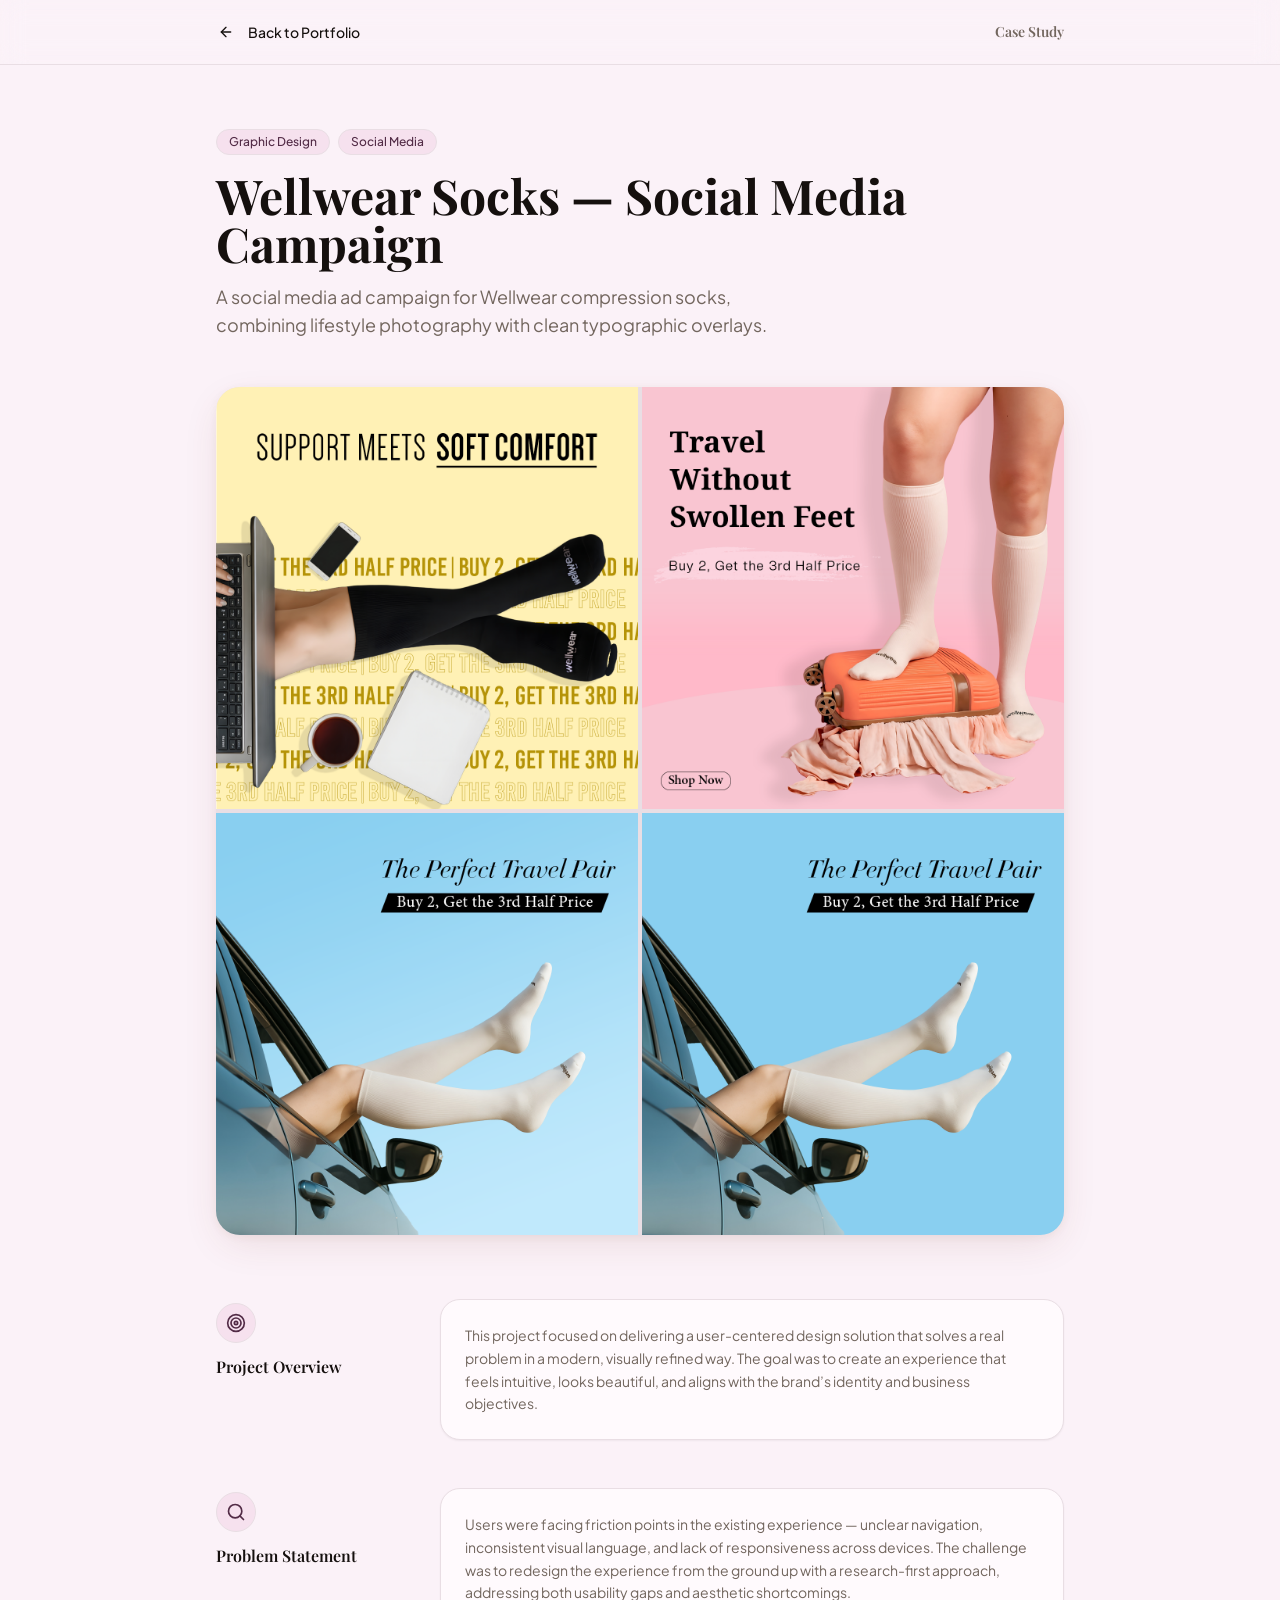
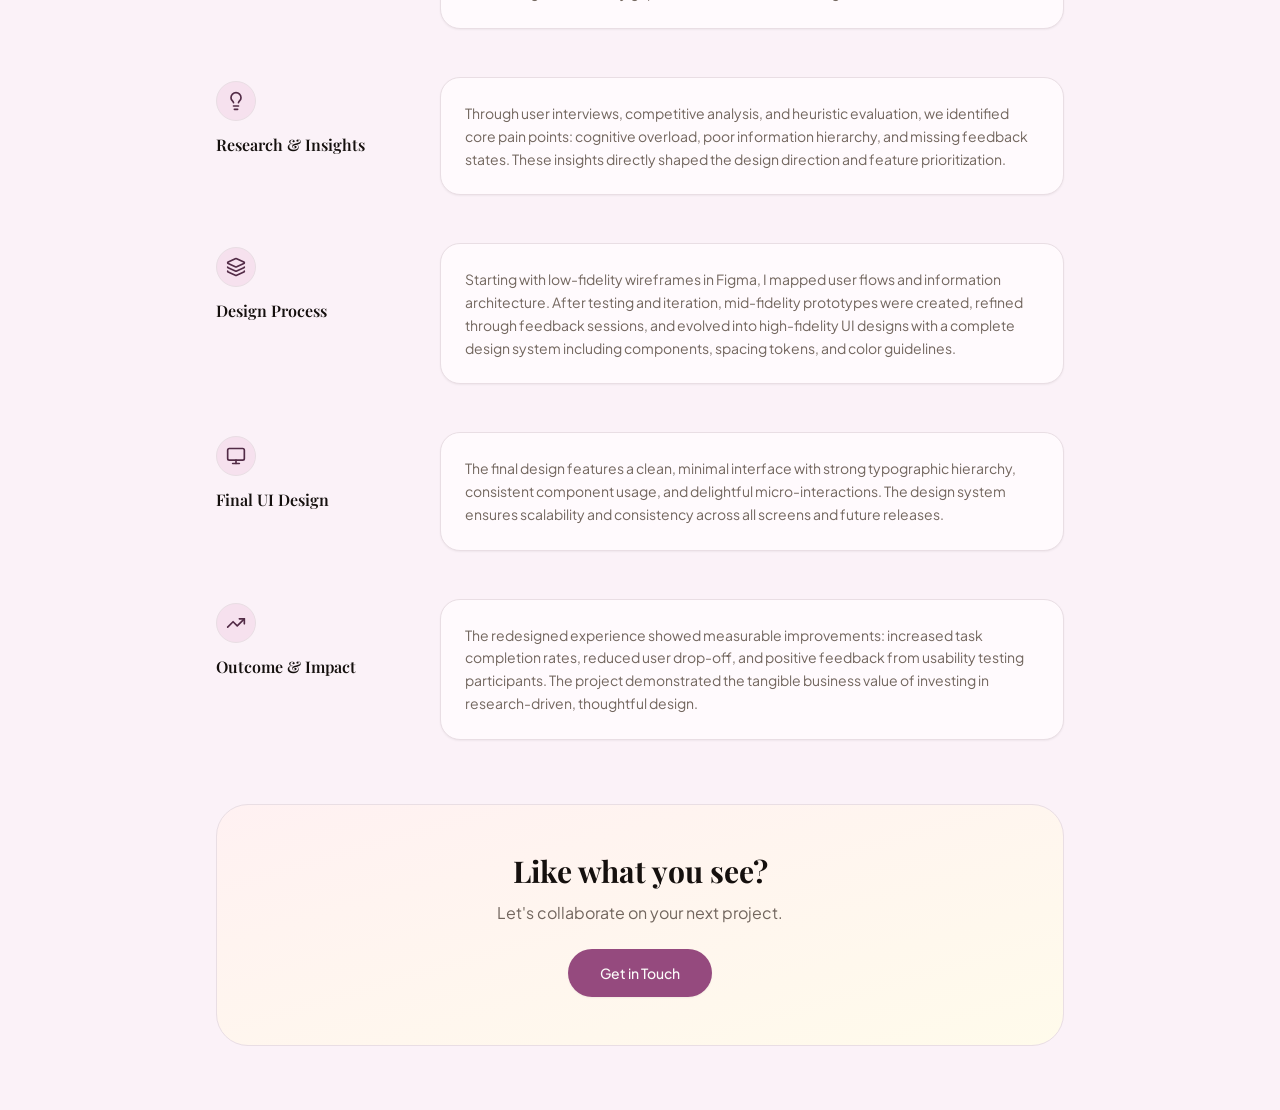
<file: casestudy/case4.html>
<html lang="en">
  <head>
    <meta charset="UTF-8">
    <meta name="viewport" content="width=device-width, initial-scale=1.0">
    <title>App</title>
    <meta name="description" content="Built with caffeine.ai">
    <meta property="og:title" content="App">
    <meta property="og:description" content="Built with caffeine.ai">
    <meta property="og:type" content="website">
    <meta name="twitter:card" content="summary_large_image">
    <link rel="icon" type="image/x-icon" href="/favicon.ico">
    <link rel="stylesheet" href="../assets/index.css">
    <link rel="stylesheet" href="casestudy.css">
  </head>
  <body>
    <div id="root">
      <div class="min-h-screen bg-background text-foreground">
        <header class="sticky top-0 z-50 bg-background/90 backdrop-blur-md border-b border-border">
          <div class="max-w-4xl mx-auto px-6 h-16 flex items-center justify-between">
            <a href="../index.html#projects" data-slot="button" class="inline-flex items-center justify-center whitespace-nowrap text-sm font-medium transition-all disabled:pointer-events-none disabled:opacity-50 [&amp;_svg]:pointer-events-none [&amp;_svg:not([class*='size-'])]:size-4 shrink-0 [&amp;_svg]:shrink-0 outline-none focus-visible:border-ring focus-visible:ring-ring/50 focus-visible:ring-[3px] aria-invalid:ring-destructive/20 dark:aria-invalid:ring-destructive/40 aria-invalid:border-destructive hover:text-accent-foreground dark:hover:bg-accent/50 h-8 gap-1.5 px-3 has-[&gt;svg]:px-2.5 rounded-full hover:bg-accent -ml-2" data-ocid="casestudy.secondary_button">
              <svg xmlns="http://www.w3.org/2000/svg" width="24" height="24" viewBox="0 0 24 24" fill="none" stroke="currentColor" stroke-width="2" stroke-linecap="round" stroke-linejoin="round" class="lucide lucide-arrow-left w-4 h-4 mr-2" aria-hidden="true">
                <path d="m12 19-7-7 7-7"></path>
                <path d="M19 12H5"></path>
              </svg>Back to Portfolio </a>
            <span class="font-display text-sm font-semibold text-muted-foreground hidden sm:block">Case Study</span>
          </div>
        </header>
        <main class="max-w-4xl mx-auto px-6 py-16">
          <div class="mb-12" style="opacity: 1; transform: none;">
            <div class="flex flex-wrap gap-2 mb-4">
              <span class="text-xs font-medium px-3 py-1 bg-accent text-accent-foreground rounded-full border border-border">Graphic Design</span>
              <span class="text-xs font-medium px-3 py-1 bg-accent text-accent-foreground rounded-full border border-border">Social Media</span>
            </div>
            <h1 class="font-display text-4xl md:text-5xl font-bold text-foreground mb-4 leading-tight">Wellwear Socks — Social Media Campaign</h1>
            <p class="text-lg text-muted-foreground max-w-xl">A social media ad campaign for Wellwear compression socks, combining lifestyle photography with clean typographic overlays.</p>
          </div>
          <div class="rounded-3xl overflow-hidden shadow-lift mb-16" style="opacity: 1; transform: none;">
            <div class="grid grid-cols-2 gap-1 bg-border">
              <img alt="Wellwear Socks — Social Media Campaign post" class="w-full aspect-square object-cover" src="../assets/uploads/Socks-ad-Post-1-1.png">
              <img alt="Wellwear Socks — Social Media Campaign post" class="w-full aspect-square object-cover" src="../assets/uploads/Socks-ad-Post-2-5.png">
              <img alt="Wellwear Socks — Social Media Campaign post" class="w-full aspect-square object-cover" src="../assets/uploads/Socks-ad-Post-3-3.png">
              <img alt="Wellwear Socks — Social Media Campaign post" class="w-full aspect-square object-cover" src="../assets/uploads/Socks-ad-Post-4-4.png">
            </div>
          </div>
          <div class="space-y-12">
            <div class="grid md:grid-cols-[200px_1fr] gap-6 items-start" style="opacity: 1; transform: none;">
              <div class="flex items-center gap-3 md:flex-col md:items-start md:pt-1">
                <div class="w-10 h-10 rounded-2xl bg-accent border border-border flex items-center justify-center flex-shrink-0">
                  <svg xmlns="http://www.w3.org/2000/svg" width="24" height="24" viewBox="0 0 24 24" fill="none" stroke="currentColor" stroke-width="2" stroke-linecap="round" stroke-linejoin="round" class="lucide lucide-target w-5 h-5 text-accent-foreground" aria-hidden="true">
                    <circle cx="12" cy="12" r="10"></circle>
                    <circle cx="12" cy="12" r="6"></circle>
                    <circle cx="12" cy="12" r="2"></circle>
                  </svg>
                </div>
                <h2 class="font-display font-semibold text-base text-foreground">Project Overview</h2>
              </div>
              <div class="bg-card border border-border rounded-2xl p-6 shadow-xs">
                <p class="text-sm text-muted-foreground leading-relaxed">This project focused on delivering a user-centered design solution that solves a real problem in a modern, visually refined way. The goal was to create an experience that feels intuitive, looks beautiful, and aligns with the brand’s identity and business objectives.</p>
              </div>
            </div>
            <div class="grid md:grid-cols-[200px_1fr] gap-6 items-start" style="opacity: 1; transform: none;">
              <div class="flex items-center gap-3 md:flex-col md:items-start md:pt-1">
                <div class="w-10 h-10 rounded-2xl bg-accent border border-border flex items-center justify-center flex-shrink-0">
                  <svg xmlns="http://www.w3.org/2000/svg" width="24" height="24" viewBox="0 0 24 24" fill="none" stroke="currentColor" stroke-width="2" stroke-linecap="round" stroke-linejoin="round" class="lucide lucide-search w-5 h-5 text-accent-foreground" aria-hidden="true">
                    <path d="m21 21-4.34-4.34"></path>
                    <circle cx="11" cy="11" r="8"></circle>
                  </svg>
                </div>
                <h2 class="font-display font-semibold text-base text-foreground">Problem Statement</h2>
              </div>
              <div class="bg-card border border-border rounded-2xl p-6 shadow-xs">
                <p class="text-sm text-muted-foreground leading-relaxed">Users were facing friction points in the existing experience — unclear navigation, inconsistent visual language, and lack of responsiveness across devices. The challenge was to redesign the experience from the ground up with a research-first approach, addressing both usability gaps and aesthetic shortcomings.</p>
              </div>
            </div>
            <div class="grid md:grid-cols-[200px_1fr] gap-6 items-start" style="opacity: 1; transform: none;">
              <div class="flex items-center gap-3 md:flex-col md:items-start md:pt-1">
                <div class="w-10 h-10 rounded-2xl bg-accent border border-border flex items-center justify-center flex-shrink-0">
                  <svg xmlns="http://www.w3.org/2000/svg" width="24" height="24" viewBox="0 0 24 24" fill="none" stroke="currentColor" stroke-width="2" stroke-linecap="round" stroke-linejoin="round" class="lucide lucide-lightbulb w-5 h-5 text-accent-foreground" aria-hidden="true">
                    <path d="M15 14c.2-1 .7-1.7 1.5-2.5 1-.9 1.5-2.2 1.5-3.5A6 6 0 0 0 6 8c0 1 .2 2.2 1.5 3.5.7.7 1.3 1.5 1.5 2.5"></path>
                    <path d="M9 18h6"></path>
                    <path d="M10 22h4"></path>
                  </svg>
                </div>
                <h2 class="font-display font-semibold text-base text-foreground">Research &amp; Insights</h2>
              </div>
              <div class="bg-card border border-border rounded-2xl p-6 shadow-xs">
                <p class="text-sm text-muted-foreground leading-relaxed">Through user interviews, competitive analysis, and heuristic evaluation, we identified core pain points: cognitive overload, poor information hierarchy, and missing feedback states. These insights directly shaped the design direction and feature prioritization.</p>
              </div>
            </div>
            <div class="grid md:grid-cols-[200px_1fr] gap-6 items-start" style="opacity: 1; transform: none;">
              <div class="flex items-center gap-3 md:flex-col md:items-start md:pt-1">
                <div class="w-10 h-10 rounded-2xl bg-accent border border-border flex items-center justify-center flex-shrink-0">
                  <svg xmlns="http://www.w3.org/2000/svg" width="24" height="24" viewBox="0 0 24 24" fill="none" stroke="currentColor" stroke-width="2" stroke-linecap="round" stroke-linejoin="round" class="lucide lucide-layers w-5 h-5 text-accent-foreground" aria-hidden="true">
                    <path d="M12.83 2.18a2 2 0 0 0-1.66 0L2.6 6.08a1 1 0 0 0 0 1.83l8.58 3.91a2 2 0 0 0 1.66 0l8.58-3.9a1 1 0 0 0 0-1.83z"></path>
                    <path d="M2 12a1 1 0 0 0 .58.91l8.6 3.91a2 2 0 0 0 1.65 0l8.58-3.9A1 1 0 0 0 22 12"></path>
                    <path d="M2 17a1 1 0 0 0 .58.91l8.6 3.91a2 2 0 0 0 1.65 0l8.58-3.9A1 1 0 0 0 22 17"></path>
                  </svg>
                </div>
                <h2 class="font-display font-semibold text-base text-foreground">Design Process</h2>
              </div>
              <div class="bg-card border border-border rounded-2xl p-6 shadow-xs">
                <p class="text-sm text-muted-foreground leading-relaxed">Starting with low-fidelity wireframes in Figma, I mapped user flows and information architecture. After testing and iteration, mid-fidelity prototypes were created, refined through feedback sessions, and evolved into high-fidelity UI designs with a complete design system including components, spacing tokens, and color guidelines.</p>
              </div>
            </div>
            <div class="grid md:grid-cols-[200px_1fr] gap-6 items-start" style="opacity: 1; transform: none;">
              <div class="flex items-center gap-3 md:flex-col md:items-start md:pt-1">
                <div class="w-10 h-10 rounded-2xl bg-accent border border-border flex items-center justify-center flex-shrink-0">
                  <svg xmlns="http://www.w3.org/2000/svg" width="24" height="24" viewBox="0 0 24 24" fill="none" stroke="currentColor" stroke-width="2" stroke-linecap="round" stroke-linejoin="round" class="lucide lucide-monitor w-5 h-5 text-accent-foreground" aria-hidden="true">
                    <rect width="20" height="14" x="2" y="3" rx="2"></rect>
                    <line x1="8" x2="16" y1="21" y2="21"></line>
                    <line x1="12" x2="12" y1="17" y2="21"></line>
                  </svg>
                </div>
                <h2 class="font-display font-semibold text-base text-foreground">Final UI Design</h2>
              </div>
              <div class="bg-card border border-border rounded-2xl p-6 shadow-xs">
                <p class="text-sm text-muted-foreground leading-relaxed">The final design features a clean, minimal interface with strong typographic hierarchy, consistent component usage, and delightful micro-interactions. The design system ensures scalability and consistency across all screens and future releases.</p>
              </div>
            </div>
            <div class="grid md:grid-cols-[200px_1fr] gap-6 items-start" style="opacity: 1; transform: none;">
              <div class="flex items-center gap-3 md:flex-col md:items-start md:pt-1">
                <div class="w-10 h-10 rounded-2xl bg-accent border border-border flex items-center justify-center flex-shrink-0">
                  <svg xmlns="http://www.w3.org/2000/svg" width="24" height="24" viewBox="0 0 24 24" fill="none" stroke="currentColor" stroke-width="2" stroke-linecap="round" stroke-linejoin="round" class="lucide lucide-trending-up w-5 h-5 text-accent-foreground" aria-hidden="true">
                    <path d="M16 7h6v6"></path>
                    <path d="m22 7-8.5 8.5-5-5L2 17"></path>
                  </svg>
                </div>
                <h2 class="font-display font-semibold text-base text-foreground">Outcome &amp; Impact</h2>
              </div>
              <div class="bg-card border border-border rounded-2xl p-6 shadow-xs">
                <p class="text-sm text-muted-foreground leading-relaxed">The redesigned experience showed measurable improvements: increased task completion rates, reduced user drop-off, and positive feedback from usability testing participants. The project demonstrated the tangible business value of investing in research-driven, thoughtful design.</p>
              </div>
            </div>
          </div>
          <div class="mt-16 text-center bg-gradient-to-br from-rose-50 to-amber-50 border border-border rounded-4xl p-12" style="opacity: 1; transform: none;">
            <h3 class="font-display text-3xl font-bold text-foreground mb-3">Like what you see?</h3>
            <p class="text-muted-foreground mb-6">Let's collaborate on your next project.</p>
            <a href="../index.html#contact" data-slot="button" class="inline-flex items-center justify-center gap-2 whitespace-nowrap text-sm font-medium disabled:pointer-events-none disabled:opacity-50 [&amp;_svg]:pointer-events-none 
              [&amp;_svg:not([class*='size-'])]:size-4 shrink-0 [&amp;_svg]:shrink-0 outline-none focus-visible:border-ring focus-visible:ring-ring/50 
              focus-visible:ring-[3px] aria-invalid:ring-destructive/20 dark:aria-invalid:ring-destructive/40 aria-invalid:border-destructive shadow-xs 
              hover:bg-primary/90 py-2 has-[&gt;svg]:px-3 rounded-full px-8 h-12 bg-primary text-primary-foreground hover:opacity-90 transition-all hover:scale-105" 
              data-ocid="casestudy.primary_button">Get in Touch
            </a>
          </div>
        </main>
        <!-- <footer class="border-t border-border bg-muted/20 py-8 mt-16">
          <div class="max-w-4xl mx-auto px-6 text-center text-sm text-muted-foreground">© 2026. Built with ♥ using <a href="https://caffeine.ai?utm_source=caffeine-footer&amp;utm_medium=referral&amp;utm_content=aishwarya-bhavsar-portfolio-mgy.caffeine.xyz" class="hover:text-foreground transition-colors underline underline-offset-2" target="_blank" rel="noopener noreferrer">caffeine.ai</a>
          </div>
        </footer> -->
      </div>
      <section aria-label="Notifications alt+T" tabindex="-1" aria-live="polite" aria-relevant="additions text" aria-atomic="false"></section>
    </div>
  </body>
</html>
</file>
<file: assets/index.css>
@import url("https://fonts.googleapis.com/css2?family=Playfair+Display:ital,wght@0,400;0,500;0,600;0,700;0,800;1,400;1,500&family=Plus+Jakarta+Sans:wght@300;400;500;600;700&display=swap");

*, ::before, ::after{
  --tw-border-spacing-x: 0;
  --tw-border-spacing-y: 0;
  --tw-translate-x: 0;
  --tw-translate-y: 0;
  --tw-rotate: 0;
  --tw-skew-x: 0;
  --tw-skew-y: 0;
  --tw-scale-x: 1;
  --tw-scale-y: 1;
  --tw-pan-x:  ;
  --tw-pan-y:  ;
  --tw-pinch-zoom:  ;
  --tw-scroll-snap-strictness: proximity;
  --tw-gradient-from-position:  ;
  --tw-gradient-via-position:  ;
  --tw-gradient-to-position:  ;
  --tw-ordinal:  ;
  --tw-slashed-zero:  ;
  --tw-numeric-figure:  ;
  --tw-numeric-spacing:  ;
  --tw-numeric-fraction:  ;
  --tw-ring-inset:  ;
  --tw-ring-offset-width: 0px;
  --tw-ring-offset-color: #fff;
  --tw-ring-color: rgb(59 130 246 / 0.5);
  --tw-ring-offset-shadow: 0 0 #0000;
  --tw-ring-shadow: 0 0 #0000;
  --tw-shadow: 0 0 #0000;
  --tw-shadow-colored: 0 0 #0000;
  --tw-blur:  ;
  --tw-brightness:  ;
  --tw-contrast:  ;
  --tw-grayscale:  ;
  --tw-hue-rotate:  ;
  --tw-invert:  ;
  --tw-saturate:  ;
  --tw-sepia:  ;
  --tw-drop-shadow:  ;
  --tw-backdrop-blur:  ;
  --tw-backdrop-brightness:  ;
  --tw-backdrop-contrast:  ;
  --tw-backdrop-grayscale:  ;
  --tw-backdrop-hue-rotate:  ;
  --tw-backdrop-invert:  ;
  --tw-backdrop-opacity:  ;
  --tw-backdrop-saturate:  ;
  --tw-backdrop-sepia:  ;
  --tw-contain-size:  ;
  --tw-contain-layout:  ;
  --tw-contain-paint:  ;
  --tw-contain-style:  ;
}

::backdrop{
  --tw-border-spacing-x: 0;
  --tw-border-spacing-y: 0;
  --tw-translate-x: 0;
  --tw-translate-y: 0;
  --tw-rotate: 0;
  --tw-skew-x: 0;
  --tw-skew-y: 0;
  --tw-scale-x: 1;
  --tw-scale-y: 1;
  --tw-pan-x:  ;
  --tw-pan-y:  ;
  --tw-pinch-zoom:  ;
  --tw-scroll-snap-strictness: proximity;
  --tw-gradient-from-position:  ;
  --tw-gradient-via-position:  ;
  --tw-gradient-to-position:  ;
  --tw-ordinal:  ;
  --tw-slashed-zero:  ;
  --tw-numeric-figure:  ;
  --tw-numeric-spacing:  ;
  --tw-numeric-fraction:  ;
  --tw-ring-inset:  ;
  --tw-ring-offset-width: 0px;
  --tw-ring-offset-color: #fff;
  --tw-ring-color: rgb(59 130 246 / 0.5);
  --tw-ring-offset-shadow: 0 0 #0000;
  --tw-ring-shadow: 0 0 #0000;
  --tw-shadow: 0 0 #0000;
  --tw-shadow-colored: 0 0 #0000;
  --tw-blur:  ;
  --tw-brightness:  ;
  --tw-contrast:  ;
  --tw-grayscale:  ;
  --tw-hue-rotate:  ;
  --tw-invert:  ;
  --tw-saturate:  ;
  --tw-sepia:  ;
  --tw-drop-shadow:  ;
  --tw-backdrop-blur:  ;
  --tw-backdrop-brightness:  ;
  --tw-backdrop-contrast:  ;
  --tw-backdrop-grayscale:  ;
  --tw-backdrop-hue-rotate:  ;
  --tw-backdrop-invert:  ;
  --tw-backdrop-opacity:  ;
  --tw-backdrop-saturate:  ;
  --tw-backdrop-sepia:  ;
  --tw-contain-size:  ;
  --tw-contain-layout:  ;
  --tw-contain-paint:  ;
  --tw-contain-style:  ;
}

/*
! tailwindcss v3.4.19 | MIT License | https://tailwindcss.com
*/

/*
1. Prevent padding and border from affecting element width. (https://github.com/mozdevs/cssremedy/issues/4)
2. Allow adding a border to an element by just adding a border-width. (https://github.com/tailwindcss/tailwindcss/pull/116)
*/

*,
::before,
::after {
  box-sizing: border-box; /* 1 */
  border-width: 0; /* 2 */
  border-style: solid; /* 2 */
  border-color: #e5e7eb; /* 2 */
}

::before,
::after {
  --tw-content: '';
}

/*
1. Use a consistent sensible line-height in all browsers.
2. Prevent adjustments of font size after orientation changes in iOS.
3. Use a more readable tab size.
4. Use the user's configured `sans` font-family by default.
5. Use the user's configured `sans` font-feature-settings by default.
6. Use the user's configured `sans` font-variation-settings by default.
7. Disable tap highlights on iOS
*/

html,
:host {
  line-height: 1.5; /* 1 */
  -webkit-text-size-adjust: 100%; /* 2 */
  -moz-tab-size: 4; /* 3 */
  -o-tab-size: 4;
     tab-size: 4; /* 3 */
  font-family: ui-sans-serif, system-ui, sans-serif, "Apple Color Emoji", "Segoe UI Emoji", "Segoe UI Symbol", "Noto Color Emoji"; /* 4 */
  font-feature-settings: normal; /* 5 */
  font-variation-settings: normal; /* 6 */
  -webkit-tap-highlight-color: transparent; /* 7 */
}

/*
1. Remove the margin in all browsers.
2. Inherit line-height from `html` so users can set them as a class directly on the `html` element.
*/

body {
  margin: 0; /* 1 */
  line-height: inherit; /* 2 */
}

/*
1. Add the correct height in Firefox.
2. Correct the inheritance of border color in Firefox. (https://bugzilla.mozilla.org/show_bug.cgi?id=190655)
3. Ensure horizontal rules are visible by default.
*/

hr {
  height: 0; /* 1 */
  color: inherit; /* 2 */
  border-top-width: 1px; /* 3 */
}

/*
Add the correct text decoration in Chrome, Edge, and Safari.
*/

abbr:where([title]) {
  -webkit-text-decoration: underline dotted;
          text-decoration: underline dotted;
}

/*
Remove the default font size and weight for headings.
*/

h1,
h2,
h3,
h4,
h5,
h6 {
  font-size: inherit;
  font-weight: inherit;
}

/*
Reset links to optimize for opt-in styling instead of opt-out.
*/

a {
  color: inherit;
  text-decoration: inherit;
}

/*
Add the correct font weight in Edge and Safari.
*/

b,
strong {
  font-weight: bolder;
}

/*
1. Use the user's configured `mono` font-family by default.
2. Use the user's configured `mono` font-feature-settings by default.
3. Use the user's configured `mono` font-variation-settings by default.
4. Correct the odd `em` font sizing in all browsers.
*/

code,
kbd,
samp,
pre {
  font-family: ui-monospace, SFMono-Regular, Menlo, Monaco, Consolas, "Liberation Mono", "Courier New", monospace; /* 1 */
  font-feature-settings: normal; /* 2 */
  font-variation-settings: normal; /* 3 */
  font-size: 1em; /* 4 */
}

/*
Add the correct font size in all browsers.
*/

small {
  font-size: 80%;
}

/*
Prevent `sub` and `sup` elements from affecting the line height in all browsers.
*/

sub,
sup {
  font-size: 75%;
  line-height: 0;
  position: relative;
  vertical-align: baseline;
}

sub {
  bottom: -0.25em;
}

sup {
  top: -0.5em;
}

/*
1. Remove text indentation from table contents in Chrome and Safari. (https://bugs.chromium.org/p/chromium/issues/detail?id=999088, https://bugs.webkit.org/show_bug.cgi?id=201297)
2. Correct table border color inheritance in all Chrome and Safari. (https://bugs.chromium.org/p/chromium/issues/detail?id=935729, https://bugs.webkit.org/show_bug.cgi?id=195016)
3. Remove gaps between table borders by default.
*/

table {
  text-indent: 0; /* 1 */
  border-color: inherit; /* 2 */
  border-collapse: collapse; /* 3 */
}

/*
1. Change the font styles in all browsers.
2. Remove the margin in Firefox and Safari.
3. Remove default padding in all browsers.
*/

button,
input,
optgroup,
select,
textarea {
  font-family: inherit; /* 1 */
  font-feature-settings: inherit; /* 1 */
  font-variation-settings: inherit; /* 1 */
  font-size: 100%; /* 1 */
  font-weight: inherit; /* 1 */
  line-height: inherit; /* 1 */
  letter-spacing: inherit; /* 1 */
  color: inherit; /* 1 */
  margin: 0; /* 2 */
  padding: 0; /* 3 */
}

/*
Remove the inheritance of text transform in Edge and Firefox.
*/

button,
select {
  text-transform: none;
}

/*
1. Correct the inability to style clickable types in iOS and Safari.
2. Remove default button styles.
*/

button,
input:where([type='button']),
input:where([type='reset']),
input:where([type='submit']) {
  -webkit-appearance: button; /* 1 */
  background-color: transparent; /* 2 */
  background-image: none; /* 2 */
}

/*
Use the modern Firefox focus style for all focusable elements.
*/

:-moz-focusring {
  outline: auto;
}

/*
Remove the additional `:invalid` styles in Firefox. (https://github.com/mozilla/gecko-dev/blob/2f9eacd9d3d995c937b4251a5557d95d494c9be1/layout/style/res/forms.css#L728-L737)
*/

:-moz-ui-invalid {
  box-shadow: none;
}

/*
Add the correct vertical alignment in Chrome and Firefox.
*/

progress {
  vertical-align: baseline;
}

/*
Correct the cursor style of increment and decrement buttons in Safari.
*/

::-webkit-inner-spin-button,
::-webkit-outer-spin-button {
  height: auto;
}

/*
1. Correct the odd appearance in Chrome and Safari.
2. Correct the outline style in Safari.
*/

[type='search'] {
  -webkit-appearance: textfield; /* 1 */
  outline-offset: -2px; /* 2 */
}

/*
Remove the inner padding in Chrome and Safari on macOS.
*/

::-webkit-search-decoration {
  -webkit-appearance: none;
}

/*
1. Correct the inability to style clickable types in iOS and Safari.
2. Change font properties to `inherit` in Safari.
*/

::-webkit-file-upload-button {
  -webkit-appearance: button; /* 1 */
  font: inherit; /* 2 */
}

/*
Add the correct display in Chrome and Safari.
*/

summary {
  display: list-item;
}

/*
Removes the default spacing and border for appropriate elements.
*/

blockquote,
dl,
dd,
h1,
h2,
h3,
h4,
h5,
h6,
hr,
figure,
p,
pre {
  margin: 0;
}

fieldset {
  margin: 0;
  padding: 0;
}

legend {
  padding: 0;
}

ol,
ul,
menu {
  list-style: none;
  margin: 0;
  padding: 0;
}

/*
Reset default styling for dialogs.
*/

dialog {
  padding: 0;
}

/*
Prevent resizing textareas horizontally by default.
*/

textarea {
  resize: vertical;
}

/*
1. Reset the default placeholder opacity in Firefox. (https://github.com/tailwindlabs/tailwindcss/issues/3300)
2. Set the default placeholder color to the user's configured gray 400 color.
*/

input::-moz-placeholder, textarea::-moz-placeholder {
  opacity: 1; /* 1 */
  color: #9ca3af; /* 2 */
}

input::placeholder,
textarea::placeholder {
  opacity: 1; /* 1 */
  color: #9ca3af; /* 2 */
}

/*
Set the default cursor for buttons.
*/

button,
[role="button"] {
  cursor: pointer;
}

/*
Make sure disabled buttons don't get the pointer cursor.
*/

:disabled {
  cursor: default;
}

/*
1. Make replaced elements `display: block` by default. (https://github.com/mozdevs/cssremedy/issues/14)
2. Add `vertical-align: middle` to align replaced elements more sensibly by default. (https://github.com/jensimmons/cssremedy/issues/14#issuecomment-634934210)
   This can trigger a poorly considered lint error in some tools but is included by design.
*/

img,
svg,
video,
canvas,
audio,
iframe,
embed,
object {
  display: block; /* 1 */
  vertical-align: middle; /* 2 */
}

/*
Constrain images and videos to the parent width and preserve their intrinsic aspect ratio. (https://github.com/mozdevs/cssremedy/issues/14)
*/

img,
video {
  max-width: 100%;
  height: auto;
}

/* Make elements with the HTML hidden attribute stay hidden by default */

[hidden]:where(:not([hidden="until-found"])) {
  display: none;
}

:root {
    --background: 0.97 0.012 340;
    --foreground: 0.18 0.01 50;
    --card: 0.99 0.006 340;
    --card-foreground: 0.18 0.01 50;
    --popover: 0.99 0.006 340;
    --popover-foreground: 0.18 0.01 50;
    --primary: 0.52 0.12 340;
    --primary-foreground: 0.99 0.002 80;
    --secondary: 0.94 0.018 340;
    --secondary-foreground: 0.28 0.02 50;
    --muted: 0.95 0.01 340;
    --muted-foreground: 0.52 0.02 55;
    --accent: 0.93 0.028 340;
    --accent-foreground: 0.35 0.07 340;
    --destructive: 0.58 0.22 25;
    --destructive-foreground: 0.99 0.002 80;
    --border: 0.91 0.015 340;
    --input: 0.91 0.015 340;
    --ring: 0.52 0.12 340;
    --radius: 1rem;
    --chart-1: 0.52 0.12 340;
    --chart-2: 0.65 0.08 60;
    --chart-3: 0.6 0.09 200;
    --chart-4: 0.7 0.06 130;
    --chart-5: 0.55 0.12 30;
    --sidebar: 0.97 0.008 70;
    --sidebar-foreground: 0.18 0.01 50;
    --sidebar-primary: 0.52 0.12 340;
    --sidebar-primary-foreground: 0.99 0.002 80;
    --sidebar-accent: 0.93 0.028 340;
    --sidebar-accent-foreground: 0.35 0.07 340;
    --sidebar-border: 0.91 0.015 340;
    --sidebar-ring: 0.52 0.12 340;
  }

*{
  border-color: oklch(var(--border));
}

body{
  background-color: oklch(var(--background));
  font-family: Plus Jakarta Sans, system-ui, sans-serif;
  color: oklch(var(--foreground));
  -webkit-font-smoothing: antialiased;
  -moz-osx-font-smoothing: grayscale;
}

html {
    scroll-behavior: smooth;
  }

.sr-only{
  position: absolute;
  width: 1px;
  height: 1px;
  padding: 0;
  margin: -1px;
  overflow: hidden;
  clip: rect(0, 0, 0, 0);
  white-space: nowrap;
  border-width: 0;
}

.pointer-events-none{
  pointer-events: none;
}

.visible{
  visibility: visible;
}

.invisible{
  visibility: hidden;
}

.static{
  position: static;
}

.fixed{
  position: fixed;
}

.absolute{
  position: absolute;
}

.relative{
  position: relative;
}

.sticky{
  position: sticky;
}

.inset-0{
  inset: 0px;
}

.inset-x-0{
  left: 0px;
  right: 0px;
}

.inset-y-0{
  top: 0px;
  bottom: 0px;
}

.-bottom-12{
  bottom: -3rem;
}

.-left-12{
  left: -3rem;
}

.-right-12{
  right: -3rem;
}

.-top-12{
  top: -3rem;
}

.bottom-0{
  bottom: 0px;
}

.bottom-6{
  bottom: 1.5rem;
}

.bottom-8{
  bottom: 2rem;
}

.left-0{
  left: 0px;
}

.left-1\/2{
  left: 50%;
}

.left-2{
  left: 0.5rem;
}

.left-6{
  left: 1.5rem;
}

.left-8{
  left: 2rem;
}

.left-\[50\%\]{
  left: 50%;
}

.right-0{
  right: 0px;
}

.right-1{
  right: 0.25rem;
}

.right-2{
  right: 0.5rem;
}

.right-3{
  right: 0.75rem;
}

.right-4{
  right: 1rem;
}

.right-6{
  right: 1.5rem;
}

.top-0{
  top: 0px;
}

.top-1\.5{
  top: 0.375rem;
}

.top-1\/2{
  top: 50%;
}

.top-3\.5{
  top: 0.875rem;
}

.top-4{
  top: 1rem;
}

.top-7{
  top: 1.75rem;
}

.top-\[1px\]{
  top: 1px;
}

.top-\[50\%\]{
  top: 50%;
}

.top-\[60\%\]{
  top: 60%;
}

.top-full{
  top: 100%;
}

.isolate{
  isolation: isolate;
}

.z-10{
  z-index: 10;
}

.z-20{
  z-index: 20;
}

.z-50{
  z-index: 50;
}

.z-\[1\]{
  z-index: 1;
}

.col-start-2{
  grid-column-start: 2;
}

.row-span-2{
  grid-row: span 2 / span 2;
}

.row-start-1{
  grid-row-start: 1;
}

.-mx-1{
  margin-left: -0.25rem;
  margin-right: -0.25rem;
}

.mx-2{
  margin-left: 0.5rem;
  margin-right: 0.5rem;
}

.mx-3\.5{
  margin-left: 0.875rem;
  margin-right: 0.875rem;
}

.mx-auto{
  margin-left: auto;
  margin-right: auto;
}

.my-0\.5{
  margin-top: 0.125rem;
  margin-bottom: 0.125rem;
}

.my-1{
  margin-top: 0.25rem;
  margin-bottom: 0.25rem;
}

.-ml-2{
  margin-left: -0.5rem;
}

.-ml-4{
  margin-left: -1rem;
}

.-mt-4{
  margin-top: -1rem;
}

.mb-0\.5{
  margin-bottom: 0.125rem;
}

.mb-1\.5{
  margin-bottom: 0.375rem;
}

.mb-12{
  margin-bottom: 3rem;
}

.mb-14{
  margin-bottom: 3.5rem;
}

.mb-16{
  margin-bottom: 4rem;
}

.mb-2{
  margin-bottom: 0.5rem;
}

.mb-3{
  margin-bottom: 0.75rem;
}

.mb-4{
  margin-bottom: 1rem;
}

.mb-5{
  margin-bottom: 1.25rem;
}

.mb-6{
  margin-bottom: 1.5rem;
}

.mb-8{
  margin-bottom: 2rem;
}

.ml-1{
  margin-left: 0.25rem;
}

.ml-2{
  margin-left: 0.5rem;
}

.ml-auto{
  margin-left: auto;
}

.mr-2{
  margin-right: 0.5rem;
}

.mt-0\.5{
  margin-top: 0.125rem;
}

.mt-1{
  margin-top: 0.25rem;
}

.mt-1\.5{
  margin-top: 0.375rem;
}

.mt-16{
  margin-top: 4rem;
}

.mt-2{
  margin-top: 0.5rem;
}

.mt-4{
  margin-top: 1rem;
}

.mt-6{
  margin-top: 1.5rem;
}

.mt-8{
  margin-top: 2rem;
}

.mt-auto{
  margin-top: auto;
}

.line-clamp-1{
  overflow: hidden;
  display: -webkit-box;
  -webkit-box-orient: vertical;
  -webkit-line-clamp: 1;
}

.block{
  display: block;
}

.inline-block{
  display: inline-block;
}

.flex{
  display: flex;
}

.inline-flex{
  display: inline-flex;
}

.table{
  display: table;
}

.table-caption{
  display: table-caption;
}

.table-cell{
  display: table-cell;
}

.table-row{
  display: table-row;
}

.grid{
  display: grid;
}

.hidden{
  display: none;
}

.aspect-\[16\/10\]{
  aspect-ratio: 16/10;
}

.aspect-\[4\/5\]{
  aspect-ratio: 4/5;
}

.aspect-square{
  aspect-ratio: 1 / 1;
}

.aspect-video{
  aspect-ratio: 16 / 9;
}

.size-2{
  width: 0.5rem;
  height: 0.5rem;
}

.size-2\.5{
  width: 0.625rem;
  height: 0.625rem;
}

.size-3{
  width: 0.75rem;
  height: 0.75rem;
}

.size-3\.5{
  width: 0.875rem;
  height: 0.875rem;
}

.size-4{
  width: 1rem;
  height: 1rem;
}

.size-7{
  width: 1.75rem;
  height: 1.75rem;
}

.size-8{
  width: 2rem;
  height: 2rem;
}

.size-9{
  width: 2.25rem;
  height: 2.25rem;
}

.size-auto{
  width: auto;
  height: auto;
}

.size-full{
  width: 100%;
  height: 100%;
}

.h-0\.5{
  height: 0.125rem;
}

.h-1\.5{
  height: 0.375rem;
}

.h-10{
  height: 2.5rem;
}

.h-11{
  height: 2.75rem;
}

.h-12{
  height: 3rem;
}

.h-16{
  height: 4rem;
}

.h-2{
  height: 0.5rem;
}

.h-2\.5{
  height: 0.625rem;
}

.h-3\.5{
  height: 0.875rem;
}

.h-4{
  height: 1rem;
}

.h-5{
  height: 1.25rem;
}

.h-7{
  height: 1.75rem;
}

.h-8{
  height: 2rem;
}

.h-9{
  height: 2.25rem;
}

.h-\[1\.15rem\]{
  height: 1.15rem;
}

.h-\[calc\(100\%-1px\)\]{
  height: calc(100% - 1px);
}

.h-\[var\(--radix-navigation-menu-viewport-height\)\]{
  height: var(--radix-navigation-menu-viewport-height);
}

.h-\[var\(--radix-select-trigger-height\)\]{
  height: var(--radix-select-trigger-height);
}

.h-auto{
  height: auto;
}

.h-full{
  height: 100%;
}

.h-px{
  height: 1px;
}

.h-svh{
  height: 100svh;
}

.max-h-\[300px\]{
  max-height: 300px;
}

.max-h-\[520px\]{
  max-height: 520px;
}

.min-h-0{
  min-height: 0px;
}

.min-h-16{
  min-height: 4rem;
}

.min-h-4{
  min-height: 1rem;
}

.min-h-screen{
  min-height: 100vh;
}

.min-h-svh{
  min-height: 100svh;
}

.w-0{
  width: 0px;
}

.w-1{
  width: 0.25rem;
}

.w-1\.5{
  width: 0.375rem;
}

.w-10{
  width: 2.5rem;
}

.w-11{
  width: 2.75rem;
}

.w-2{
  width: 0.5rem;
}

.w-2\.5{
  width: 0.625rem;
}

.w-3{
  width: 0.75rem;
}

.w-3\.5{
  width: 0.875rem;
}

.w-3\/4{
  width: 75%;
}

.w-4{
  width: 1rem;
}

.w-5{
  width: 1.25rem;
}

.w-64{
  width: 16rem;
}

.w-72{
  width: 18rem;
}

.w-8{
  width: 2rem;
}

.w-9{
  width: 2.25rem;
}

.w-\[100px\]{
  width: 100px;
}

.w-auto{
  width: auto;
}

.w-fit{
  width: -moz-fit-content;
  width: fit-content;
}

.w-full{
  width: 100%;
}

.w-max{
  width: -moz-max-content;
  width: max-content;
}

.w-px{
  width: 1px;
}

.min-w-0{
  min-width: 0px;
}

.min-w-10{
  min-width: 2.5rem;
}

.min-w-5{
  min-width: 1.25rem;
}

.min-w-8{
  min-width: 2rem;
}

.min-w-9{
  min-width: 2.25rem;
}

.min-w-\[12rem\]{
  min-width: 12rem;
}

.min-w-\[8rem\]{
  min-width: 8rem;
}

.min-w-\[var\(--radix-select-trigger-width\)\]{
  min-width: var(--radix-select-trigger-width);
}

.max-w-3xl{
  max-width: 48rem;
}

.max-w-4xl{
  max-width: 56rem;
}

.max-w-6xl{
  max-width: 72rem;
}

.max-w-\[calc\(100\%-2rem\)\]{
  max-width: calc(100% - 2rem);
}

.max-w-lg{
  max-width: 32rem;
}

.max-w-max{
  max-width: -moz-max-content;
  max-width: max-content;
}

.max-w-md{
  max-width: 28rem;
}

.max-w-xl{
  max-width: 36rem;
}

.flex-1{
  flex: 1 1 0%;
}

.flex-shrink-0{
  flex-shrink: 0;
}

.shrink-0{
  flex-shrink: 0;
}

.grow{
  flex-grow: 1;
}

.grow-0{
  flex-grow: 0;
}

.basis-full{
  flex-basis: 100%;
}

.caption-bottom{
  caption-side: bottom;
}

.border-collapse{
  border-collapse: collapse;
}

.-translate-x-1\/2{
  --tw-translate-x: -50%;
  transform: translate(var(--tw-translate-x), var(--tw-translate-y)) rotate(var(--tw-rotate)) skewX(var(--tw-skew-x)) skewY(var(--tw-skew-y)) scaleX(var(--tw-scale-x)) scaleY(var(--tw-scale-y));
}

.-translate-x-px{
  --tw-translate-x: -1px;
  transform: translate(var(--tw-translate-x), var(--tw-translate-y)) rotate(var(--tw-rotate)) skewX(var(--tw-skew-x)) skewY(var(--tw-skew-y)) scaleX(var(--tw-scale-x)) scaleY(var(--tw-scale-y));
}

.-translate-y-1\/2{
  --tw-translate-y: -50%;
  transform: translate(var(--tw-translate-x), var(--tw-translate-y)) rotate(var(--tw-rotate)) skewX(var(--tw-skew-x)) skewY(var(--tw-skew-y)) scaleX(var(--tw-scale-x)) scaleY(var(--tw-scale-y));
}

.-translate-y-2{
  --tw-translate-y: -0.5rem;
  transform: translate(var(--tw-translate-x), var(--tw-translate-y)) rotate(var(--tw-rotate)) skewX(var(--tw-skew-x)) skewY(var(--tw-skew-y)) scaleX(var(--tw-scale-x)) scaleY(var(--tw-scale-y));
}

.translate-x-\[-50\%\]{
  --tw-translate-x: -50%;
  transform: translate(var(--tw-translate-x), var(--tw-translate-y)) rotate(var(--tw-rotate)) skewX(var(--tw-skew-x)) skewY(var(--tw-skew-y)) scaleX(var(--tw-scale-x)) scaleY(var(--tw-scale-y));
}

.translate-x-px{
  --tw-translate-x: 1px;
  transform: translate(var(--tw-translate-x), var(--tw-translate-y)) rotate(var(--tw-rotate)) skewX(var(--tw-skew-x)) skewY(var(--tw-skew-y)) scaleX(var(--tw-scale-x)) scaleY(var(--tw-scale-y));
}

.translate-y-0\.5{
  --tw-translate-y: 0.125rem;
  transform: translate(var(--tw-translate-x), var(--tw-translate-y)) rotate(var(--tw-rotate)) skewX(var(--tw-skew-x)) skewY(var(--tw-skew-y)) scaleX(var(--tw-scale-x)) scaleY(var(--tw-scale-y));
}

.translate-y-1\.5{
  --tw-translate-y: 0.375rem;
  transform: translate(var(--tw-translate-x), var(--tw-translate-y)) rotate(var(--tw-rotate)) skewX(var(--tw-skew-x)) skewY(var(--tw-skew-y)) scaleX(var(--tw-scale-x)) scaleY(var(--tw-scale-y));
}

.translate-y-\[-50\%\]{
  --tw-translate-y: -50%;
  transform: translate(var(--tw-translate-x), var(--tw-translate-y)) rotate(var(--tw-rotate)) skewX(var(--tw-skew-x)) skewY(var(--tw-skew-y)) scaleX(var(--tw-scale-x)) scaleY(var(--tw-scale-y));
}

.translate-y-\[calc\(-50\%_-_2px\)\]{
  --tw-translate-y: calc(-50% - 2px);
  transform: translate(var(--tw-translate-x), var(--tw-translate-y)) rotate(var(--tw-rotate)) skewX(var(--tw-skew-x)) skewY(var(--tw-skew-y)) scaleX(var(--tw-scale-x)) scaleY(var(--tw-scale-y));
}

.-rotate-45{
  --tw-rotate: -45deg;
  transform: translate(var(--tw-translate-x), var(--tw-translate-y)) rotate(var(--tw-rotate)) skewX(var(--tw-skew-x)) skewY(var(--tw-skew-y)) scaleX(var(--tw-scale-x)) scaleY(var(--tw-scale-y));
}

.rotate-45{
  --tw-rotate: 45deg;
  transform: translate(var(--tw-translate-x), var(--tw-translate-y)) rotate(var(--tw-rotate)) skewX(var(--tw-skew-x)) skewY(var(--tw-skew-y)) scaleX(var(--tw-scale-x)) scaleY(var(--tw-scale-y));
}

.rotate-90{
  --tw-rotate: 90deg;
  transform: translate(var(--tw-translate-x), var(--tw-translate-y)) rotate(var(--tw-rotate)) skewX(var(--tw-skew-x)) skewY(var(--tw-skew-y)) scaleX(var(--tw-scale-x)) scaleY(var(--tw-scale-y));
}

.transform{
  transform: translate(var(--tw-translate-x), var(--tw-translate-y)) rotate(var(--tw-rotate)) skewX(var(--tw-skew-x)) skewY(var(--tw-skew-y)) scaleX(var(--tw-scale-x)) scaleY(var(--tw-scale-y));
}

@keyframes pulse{

  50%{
    opacity: .5;
  }
}

.animate-pulse{
  animation: pulse 2s cubic-bezier(0.4, 0, 0.6, 1) infinite;
}

@keyframes spin{

  to{
    transform: rotate(360deg);
  }
}

.animate-spin{
  animation: spin 1s linear infinite;
}

.cursor-default{
  cursor: default;
}

.touch-none{
  touch-action: none;
}

.select-none{
  -webkit-user-select: none;
     -moz-user-select: none;
          user-select: none;
}

.resize-none{
  resize: none;
}

.resize{
  resize: both;
}

.scroll-my-1{
  scroll-margin-top: 0.25rem;
  scroll-margin-bottom: 0.25rem;
}

.scroll-py-1{
  scroll-padding-top: 0.25rem;
  scroll-padding-bottom: 0.25rem;
}

.list-none{
  list-style-type: none;
}

.auto-rows-min{
  grid-auto-rows: min-content;
}

.grid-cols-2{
  grid-template-columns: repeat(2, minmax(0, 1fr));
}

.grid-cols-3{
  grid-template-columns: repeat(3, minmax(0, 1fr));
}

.grid-cols-\[0_1fr\]{
  grid-template-columns: 0 1fr;
}

.grid-rows-2{
  grid-template-rows: repeat(2, minmax(0, 1fr));
}

.grid-rows-\[auto_auto\]{
  grid-template-rows: auto auto;
}

.flex-row{
  flex-direction: row;
}

.flex-col{
  flex-direction: column;
}

.flex-col-reverse{
  flex-direction: column-reverse;
}

.flex-wrap{
  flex-wrap: wrap;
}

.items-start{
  align-items: flex-start;
}

.items-end{
  align-items: flex-end;
}

.items-center{
  align-items: center;
}

.items-stretch{
  align-items: stretch;
}

.justify-center{
  justify-content: center;
}

.justify-between{
  justify-content: space-between;
}

.justify-items-start{
  justify-items: start;
}

.gap-0\.5{
  gap: 0.125rem;
}

.gap-1{
  gap: 0.25rem;
}

.gap-1\.5{
  gap: 0.375rem;
}

.gap-12{
  gap: 3rem;
}

.gap-16{
  gap: 4rem;
}

.gap-2{
  gap: 0.5rem;
}

.gap-2\.5{
  gap: 0.625rem;
}

.gap-3{
  gap: 0.75rem;
}

.gap-4{
  gap: 1rem;
}

.gap-5{
  gap: 1.25rem;
}

.gap-6{
  gap: 1.5rem;
}

.gap-8{
  gap: 2rem;
}

.gap-y-0\.5{
  row-gap: 0.125rem;
}

.space-y-12 > :not([hidden]) ~ :not([hidden]){
  --tw-space-y-reverse: 0;
  margin-top: calc(3rem * calc(1 - var(--tw-space-y-reverse)));
  margin-bottom: calc(3rem * var(--tw-space-y-reverse));
}

.space-y-2 > :not([hidden]) ~ :not([hidden]){
  --tw-space-y-reverse: 0;
  margin-top: calc(0.5rem * calc(1 - var(--tw-space-y-reverse)));
  margin-bottom: calc(0.5rem * var(--tw-space-y-reverse));
}

.space-y-4 > :not([hidden]) ~ :not([hidden]){
  --tw-space-y-reverse: 0;
  margin-top: calc(1rem * calc(1 - var(--tw-space-y-reverse)));
  margin-bottom: calc(1rem * var(--tw-space-y-reverse));
}

.space-y-5 > :not([hidden]) ~ :not([hidden]){
  --tw-space-y-reverse: 0;
  margin-top: calc(1.25rem * calc(1 - var(--tw-space-y-reverse)));
  margin-bottom: calc(1.25rem * var(--tw-space-y-reverse));
}

.space-y-8 > :not([hidden]) ~ :not([hidden]){
  --tw-space-y-reverse: 0;
  margin-top: calc(2rem * calc(1 - var(--tw-space-y-reverse)));
  margin-bottom: calc(2rem * var(--tw-space-y-reverse));
}

.self-start{
  align-self: flex-start;
}

.justify-self-end{
  justify-self: end;
}

.overflow-auto{
  overflow: auto;
}

.overflow-hidden{
  overflow: hidden;
}

.overflow-x-auto{
  overflow-x: auto;
}

.overflow-y-auto{
  overflow-y: auto;
}

.overflow-x-hidden{
  overflow-x: hidden;
}

.whitespace-nowrap{
  white-space: nowrap;
}

.text-wrap{
  text-wrap: wrap;
}

.text-balance{
  text-wrap: balance;
}

.break-words{
  overflow-wrap: break-word;
}

.rounded-2xl{
  border-radius: 1.25rem;
}

.rounded-3xl{
  border-radius: 1.5rem;
}

.rounded-4xl{
  border-radius: 2rem;
}

.rounded-\[2px\]{
  border-radius: 2px;
}

.rounded-\[4px\]{
  border-radius: 4px;
}

.rounded-\[inherit\]{
  border-radius: inherit;
}

.rounded-full{
  border-radius: 9999px;
}

.rounded-lg{
  border-radius: var(--radius);
}

.rounded-md{
  border-radius: calc(var(--radius) - 2px);
}

.rounded-none{
  border-radius: 0px;
}

.rounded-sm{
  border-radius: calc(var(--radius) - 4px);
}

.rounded-xl{
  border-radius: 0.75rem;
}

.rounded-l-md{
  border-top-left-radius: calc(var(--radius) - 2px);
  border-bottom-left-radius: calc(var(--radius) - 2px);
}

.rounded-r-md{
  border-top-right-radius: calc(var(--radius) - 2px);
  border-bottom-right-radius: calc(var(--radius) - 2px);
}

.rounded-tl-sm{
  border-top-left-radius: calc(var(--radius) - 4px);
}

.border{
  border-width: 1px;
}

.border-2{
  border-width: 2px;
}

.border-\[1\.5px\]{
  border-width: 1.5px;
}

.border-y{
  border-top-width: 1px;
  border-bottom-width: 1px;
}

.border-b{
  border-bottom-width: 1px;
}

.border-l{
  border-left-width: 1px;
}

.border-r{
  border-right-width: 1px;
}

.border-t{
  border-top-width: 1px;
}

.border-dashed{
  border-style: dashed;
}

.border-background{
  border-color: oklch(var(--background));
}

.border-border{
  border-color: oklch(var(--border));
}

.border-emerald-200{
  --tw-border-opacity: 1;
  border-color: rgb(167 243 208 / var(--tw-border-opacity, 1));
}

.border-input{
  border-color: oklch(var(--input));
}

.border-primary{
  --tw-border-opacity: 1;
  border-color: oklch(var(--primary) / var(--tw-border-opacity, 1));
}

.border-sidebar-border{
  border-color: oklch(var(--sidebar-border));
}

.border-transparent{
  border-color: transparent;
}

.border-white\/80{
  border-color: rgb(255 255 255 / 0.8);
}

.border-l-transparent{
  border-left-color: transparent;
}

.border-t-transparent{
  border-top-color: transparent;
}

.bg-accent{
  --tw-bg-opacity: 1;
  background-color: oklch(var(--accent) / var(--tw-bg-opacity, 1));
}

.bg-background{
  background-color: oklch(var(--background));
}

.bg-black\/50{
  background-color: rgb(0 0 0 / 0.5);
}

.bg-border{
  background-color: oklch(var(--border));
}

.bg-card{
  background-color: oklch(var(--card));
}

.bg-destructive{
  --tw-bg-opacity: 1;
  background-color: oklch(var(--destructive) / var(--tw-bg-opacity, 1));
}

.bg-emerald-50{
  --tw-bg-opacity: 1;
  background-color: rgb(236 253 245 / var(--tw-bg-opacity, 1));
}

.bg-emerald-500{
  --tw-bg-opacity: 1;
  background-color: rgb(16 185 129 / var(--tw-bg-opacity, 1));
}

.bg-foreground{
  background-color: oklch(var(--foreground));
}

.bg-muted{
  --tw-bg-opacity: 1;
  background-color: oklch(var(--muted) / var(--tw-bg-opacity, 1));
}

.bg-muted\/20{
  background-color: oklch(var(--muted) / 0.2);
}

.bg-muted\/30{
  background-color: oklch(var(--muted) / 0.3);
}

.bg-muted\/50{
  background-color: oklch(var(--muted) / 0.5);
}

.bg-popover{
  background-color: oklch(var(--popover));
}

.bg-primary{
  --tw-bg-opacity: 1;
  background-color: oklch(var(--primary) / var(--tw-bg-opacity, 1));
}

.bg-primary\/20{
  background-color: oklch(var(--primary) / 0.2);
}

.bg-primary\/60{
  background-color: oklch(var(--primary) / 0.6);
}

.bg-secondary{
  --tw-bg-opacity: 1;
  background-color: oklch(var(--secondary) / var(--tw-bg-opacity, 1));
}

.bg-sidebar{
  background-color: oklch(var(--sidebar));
}

.bg-sidebar-border{
  background-color: oklch(var(--sidebar-border));
}

.bg-transparent{
  background-color: transparent;
}

.bg-white\/70{
  background-color: rgb(255 255 255 / 0.7);
}

.bg-white\/95{
  background-color: rgb(255 255 255 / 0.95);
}

.bg-gradient-to-br{
  background-image: linear-gradient(to bottom right, var(--tw-gradient-stops));
}

.bg-gradient-to-t{
  background-image: linear-gradient(to top, var(--tw-gradient-stops));
}

.from-amber-50{
  --tw-gradient-from: #fffbeb var(--tw-gradient-from-position);
  --tw-gradient-to: rgb(255 251 235 / 0) var(--tw-gradient-to-position);
  --tw-gradient-stops: var(--tw-gradient-from), var(--tw-gradient-to);
}

.from-black\/50{
  --tw-gradient-from: rgb(0 0 0 / 0.5) var(--tw-gradient-from-position);
  --tw-gradient-to: rgb(0 0 0 / 0) var(--tw-gradient-to-position);
  --tw-gradient-stops: var(--tw-gradient-from), var(--tw-gradient-to);
}

.from-primary\/10{
  --tw-gradient-from: oklch(var(--primary) / 0.1) var(--tw-gradient-from-position);
  --tw-gradient-to: rgb(255 255 255 / 0) var(--tw-gradient-to-position);
  --tw-gradient-stops: var(--tw-gradient-from), var(--tw-gradient-to);
}

.from-rose-100{
  --tw-gradient-from: #ffe4e6 var(--tw-gradient-from-position);
  --tw-gradient-to: rgb(255 228 230 / 0) var(--tw-gradient-to-position);
  --tw-gradient-stops: var(--tw-gradient-from), var(--tw-gradient-to);
}

.from-rose-50{
  --tw-gradient-from: #fff1f2 var(--tw-gradient-from-position);
  --tw-gradient-to: rgb(255 241 242 / 0) var(--tw-gradient-to-position);
  --tw-gradient-stops: var(--tw-gradient-from), var(--tw-gradient-to);
}

.from-stone-100{
  --tw-gradient-from: #f5f5f4 var(--tw-gradient-from-position);
  --tw-gradient-to: rgb(245 245 244 / 0) var(--tw-gradient-to-position);
  --tw-gradient-stops: var(--tw-gradient-from), var(--tw-gradient-to);
}

.via-pink-50{
  --tw-gradient-to: rgb(253 242 248 / 0)  var(--tw-gradient-to-position);
  --tw-gradient-stops: var(--tw-gradient-from), #fdf2f8 var(--tw-gradient-via-position), var(--tw-gradient-to);
}

.via-transparent{
  --tw-gradient-to: rgb(0 0 0 / 0)  var(--tw-gradient-to-position);
  --tw-gradient-stops: var(--tw-gradient-from), transparent var(--tw-gradient-via-position), var(--tw-gradient-to);
}

.to-accent{
  --tw-gradient-to: oklch(var(--accent) / 1) var(--tw-gradient-to-position);
}

.to-amber-50{
  --tw-gradient-to: #fffbeb var(--tw-gradient-to-position);
}

.to-neutral-50{
  --tw-gradient-to: #fafafa var(--tw-gradient-to-position);
}

.to-orange-50{
  --tw-gradient-to: #fff7ed var(--tw-gradient-to-position);
}

.to-pink-50{
  --tw-gradient-to: #fdf2f8 var(--tw-gradient-to-position);
}

.to-transparent{
  --tw-gradient-to: transparent var(--tw-gradient-to-position);
}

.fill-current{
  fill: currentColor;
}

.fill-primary{
  fill: oklch(var(--primary) / 1);
}

.object-cover{
  -o-object-fit: cover;
     object-fit: cover;
}

.object-center{
  -o-object-position: center;
     object-position: center;
}

.object-top{
  -o-object-position: top;
     object-position: top;
}

.p-0{
  padding: 0px;
}

.p-1{
  padding: 0.25rem;
}

.p-12{
  padding: 3rem;
}

.p-2{
  padding: 0.5rem;
}

.p-3{
  padding: 0.75rem;
}

.p-4{
  padding: 1rem;
}

.p-5{
  padding: 1.25rem;
}

.p-6{
  padding: 1.5rem;
}

.p-7{
  padding: 1.75rem;
}

.p-\[3px\]{
  padding: 3px;
}

.p-px{
  padding: 1px;
}

.px-1{
  padding-left: 0.25rem;
  padding-right: 0.25rem;
}

.px-1\.5{
  padding-left: 0.375rem;
  padding-right: 0.375rem;
}

.px-2{
  padding-left: 0.5rem;
  padding-right: 0.5rem;
}

.px-2\.5{
  padding-left: 0.625rem;
  padding-right: 0.625rem;
}

.px-3{
  padding-left: 0.75rem;
  padding-right: 0.75rem;
}

.px-4{
  padding-left: 1rem;
  padding-right: 1rem;
}

.px-6{
  padding-left: 1.5rem;
  padding-right: 1.5rem;
}

.px-8{
  padding-left: 2rem;
  padding-right: 2rem;
}

.py-0\.5{
  padding-top: 0.125rem;
  padding-bottom: 0.125rem;
}

.py-1{
  padding-top: 0.25rem;
  padding-bottom: 0.25rem;
}

.py-1\.5{
  padding-top: 0.375rem;
  padding-bottom: 0.375rem;
}

.py-16{
  padding-top: 4rem;
  padding-bottom: 4rem;
}

.py-2{
  padding-top: 0.5rem;
  padding-bottom: 0.5rem;
}

.py-24{
  padding-top: 6rem;
  padding-bottom: 6rem;
}

.py-3{
  padding-top: 0.75rem;
  padding-bottom: 0.75rem;
}

.py-4{
  padding-top: 1rem;
  padding-bottom: 1rem;
}

.py-6{
  padding-top: 1.5rem;
  padding-bottom: 1.5rem;
}

.py-8{
  padding-top: 2rem;
  padding-bottom: 2rem;
}

.pb-3{
  padding-bottom: 0.75rem;
}

.pb-4{
  padding-bottom: 1rem;
}

.pl-2{
  padding-left: 0.5rem;
}

.pl-20{
  padding-left: 5rem;
}

.pl-4{
  padding-left: 1rem;
}

.pl-8{
  padding-left: 2rem;
}

.pr-1{
  padding-right: 0.25rem;
}

.pr-2{
  padding-right: 0.5rem;
}

.pr-2\.5{
  padding-right: 0.625rem;
}

.pr-8{
  padding-right: 2rem;
}

.pt-0{
  padding-top: 0px;
}

.pt-16{
  padding-top: 4rem;
}

.pt-3{
  padding-top: 0.75rem;
}

.pt-4{
  padding-top: 1rem;
}

.text-left{
  text-align: left;
}

.text-center{
  text-align: center;
}

.align-middle{
  vertical-align: middle;
}

.font-body{
  font-family: Plus Jakarta Sans, system-ui, sans-serif;
}

.font-display{
  font-family: Playfair Display, Georgia, serif;
}

.font-mono{
  font-family: ui-monospace, SFMono-Regular, Menlo, Monaco, Consolas, "Liberation Mono", "Courier New", monospace;
}

.text-2xl{
  font-size: 1.5rem;
  line-height: 2rem;
}

.text-3xl{
  font-size: 1.875rem;
  line-height: 2.25rem;
}

.text-4xl{
  font-size: 2.25rem;
  line-height: 2.5rem;
}

.text-5xl{
  font-size: 3rem;
  line-height: 1;
}

.text-\[0\.8rem\]{
  font-size: 0.8rem;
}

.text-base{
  font-size: 1rem;
  line-height: 1.5rem;
}

.text-lg{
  font-size: 1.125rem;
  line-height: 1.75rem;
}

.text-sm{
  font-size: 0.875rem;
  line-height: 1.25rem;
}

.text-xl{
  font-size: 1.25rem;
  line-height: 1.75rem;
}

.text-xs{
  font-size: 0.75rem;
  line-height: 1rem;
}

.font-bold{
  font-weight: 700;
}

.font-medium{
  font-weight: 500;
}

.font-normal{
  font-weight: 400;
}

.font-semibold{
  font-weight: 600;
}

.uppercase{
  text-transform: uppercase;
}

.italic{
  font-style: italic;
}

.tabular-nums{
  --tw-numeric-spacing: tabular-nums;
  font-variant-numeric: var(--tw-ordinal) var(--tw-slashed-zero) var(--tw-numeric-figure) var(--tw-numeric-spacing) var(--tw-numeric-fraction);
}

.leading-none{
  line-height: 1;
}

.leading-relaxed{
  line-height: 1.625;
}

.leading-tight{
  line-height: 1.25;
}

.tracking-tight{
  letter-spacing: -0.025em;
}

.tracking-wide{
  letter-spacing: 0.025em;
}

.tracking-wider{
  letter-spacing: 0.05em;
}

.tracking-widest{
  letter-spacing: 0.1em;
}

.text-accent-foreground{
  color: oklch(var(--accent-foreground));
}

.text-card-foreground{
  color: oklch(var(--card-foreground));
}

.text-current{
  color: currentColor;
}

.text-destructive{
  --tw-text-opacity: 1;
  color: oklch(var(--destructive) / var(--tw-text-opacity, 1));
}

.text-destructive-foreground{
  color: oklch(var(--destructive-foreground));
}

.text-emerald-500{
  --tw-text-opacity: 1;
  color: rgb(16 185 129 / var(--tw-text-opacity, 1));
}

.text-emerald-700{
  --tw-text-opacity: 1;
  color: rgb(4 120 87 / var(--tw-text-opacity, 1));
}

.text-foreground{
  color: oklch(var(--foreground));
}

.text-gray-600{
  --tw-text-opacity: 1;
  color: rgb(75 85 99 / var(--tw-text-opacity, 1));
}

.text-gray-900{
  --tw-text-opacity: 1;
  color: rgb(17 24 39 / var(--tw-text-opacity, 1));
}

.text-muted-foreground{
  --tw-text-opacity: 1;
  color: oklch(var(--muted-foreground) / var(--tw-text-opacity, 1));
}

.text-popover-foreground{
  color: oklch(var(--popover-foreground));
}

.text-primary{
  --tw-text-opacity: 1;
  color: oklch(var(--primary) / var(--tw-text-opacity, 1));
}

.text-primary-foreground{
  color: oklch(var(--primary-foreground));
}

.text-primary\/70{
  color: oklch(var(--primary) / 0.7);
}

.text-rose-500{
  --tw-text-opacity: 1;
  color: rgb(244 63 94 / var(--tw-text-opacity, 1));
}

.text-secondary-foreground{
  color: oklch(var(--secondary-foreground));
}

.text-sidebar-foreground{
  color: oklch(var(--sidebar-foreground));
}

.underline{
  text-decoration-line: underline;
}

.underline-offset-2{
  text-underline-offset: 2px;
}

.underline-offset-4{
  text-underline-offset: 4px;
}

.antialiased{
  -webkit-font-smoothing: antialiased;
  -moz-osx-font-smoothing: grayscale;
}

.opacity-0{
  opacity: 0;
}

.opacity-40{
  opacity: 0.4;
}

.opacity-50{
  opacity: 0.5;
}

.opacity-70{
  opacity: 0.7;
}

.shadow{
  --tw-shadow: 0 1px 3px 0 rgb(0 0 0 / 0.1), 0 1px 2px -1px rgb(0 0 0 / 0.1);
  --tw-shadow-colored: 0 1px 3px 0 var(--tw-shadow-color), 0 1px 2px -1px var(--tw-shadow-color);
  box-shadow: var(--tw-ring-offset-shadow, 0 0 #0000), var(--tw-ring-shadow, 0 0 #0000), var(--tw-shadow);
}

.shadow-\[0_0_0_1px_hsl\(var\(--sidebar-border\)\)\]{
  --tw-shadow: 0 0 0 1px hsl(var(--sidebar-border));
  --tw-shadow-colored: 0 0 0 1px var(--tw-shadow-color);
  box-shadow: var(--tw-ring-offset-shadow, 0 0 #0000), var(--tw-ring-shadow, 0 0 #0000), var(--tw-shadow);
}

.shadow-lg{
  --tw-shadow: 0 10px 15px -3px rgb(0 0 0 / 0.1), 0 4px 6px -4px rgb(0 0 0 / 0.1);
  --tw-shadow-colored: 0 10px 15px -3px var(--tw-shadow-color), 0 4px 6px -4px var(--tw-shadow-color);
  box-shadow: var(--tw-ring-offset-shadow, 0 0 #0000), var(--tw-ring-shadow, 0 0 #0000), var(--tw-shadow);
}

.shadow-lift{
  --tw-shadow: 0 12px 40px -8px rgba(120,60,40,0.14), 0 2px 8px rgba(120,60,40,0.06);
  --tw-shadow-colored: 0 12px 40px -8px var(--tw-shadow-color), 0 2px 8px var(--tw-shadow-color);
  box-shadow: var(--tw-ring-offset-shadow, 0 0 #0000), var(--tw-ring-shadow, 0 0 #0000), var(--tw-shadow);
}

.shadow-md{
  --tw-shadow: 0 4px 6px -1px rgb(0 0 0 / 0.1), 0 2px 4px -2px rgb(0 0 0 / 0.1);
  --tw-shadow-colored: 0 4px 6px -1px var(--tw-shadow-color), 0 2px 4px -2px var(--tw-shadow-color);
  box-shadow: var(--tw-ring-offset-shadow, 0 0 #0000), var(--tw-ring-shadow, 0 0 #0000), var(--tw-shadow);
}

.shadow-none{
  --tw-shadow: 0 0 #0000;
  --tw-shadow-colored: 0 0 #0000;
  box-shadow: var(--tw-ring-offset-shadow, 0 0 #0000), var(--tw-ring-shadow, 0 0 #0000), var(--tw-shadow);
}

.shadow-sm{
  --tw-shadow: 0 1px 2px 0 rgb(0 0 0 / 0.05);
  --tw-shadow-colored: 0 1px 2px 0 var(--tw-shadow-color);
  box-shadow: var(--tw-ring-offset-shadow, 0 0 #0000), var(--tw-ring-shadow, 0 0 #0000), var(--tw-shadow);
}

.shadow-soft{
  --tw-shadow: 0 4px 24px -4px rgba(120,60,40,0.08), 0 1px 4px rgba(120,60,40,0.04);
  --tw-shadow-colored: 0 4px 24px -4px var(--tw-shadow-color), 0 1px 4px var(--tw-shadow-color);
  box-shadow: var(--tw-ring-offset-shadow, 0 0 #0000), var(--tw-ring-shadow, 0 0 #0000), var(--tw-shadow);
}

.shadow-xl{
  --tw-shadow: 0 20px 25px -5px rgb(0 0 0 / 0.1), 0 8px 10px -6px rgb(0 0 0 / 0.1);
  --tw-shadow-colored: 0 20px 25px -5px var(--tw-shadow-color), 0 8px 10px -6px var(--tw-shadow-color);
  box-shadow: var(--tw-ring-offset-shadow, 0 0 #0000), var(--tw-ring-shadow, 0 0 #0000), var(--tw-shadow);
}

.shadow-xs{
  --tw-shadow: 0 1px 2px 0 rgba(0,0,0,0.05);
  --tw-shadow-colored: 0 1px 2px 0 var(--tw-shadow-color);
  box-shadow: var(--tw-ring-offset-shadow, 0 0 #0000), var(--tw-ring-shadow, 0 0 #0000), var(--tw-shadow);
}

.outline-none{
  outline: 2px solid transparent;
  outline-offset: 2px;
}

.outline{
  outline-style: solid;
}

.ring-0{
  --tw-ring-offset-shadow: var(--tw-ring-inset) 0 0 0 var(--tw-ring-offset-width) var(--tw-ring-offset-color);
  --tw-ring-shadow: var(--tw-ring-inset) 0 0 0 calc(0px + var(--tw-ring-offset-width)) var(--tw-ring-color);
  box-shadow: var(--tw-ring-offset-shadow), var(--tw-ring-shadow), var(--tw-shadow, 0 0 #0000);
}

.ring-1{
  --tw-ring-offset-shadow: var(--tw-ring-inset) 0 0 0 var(--tw-ring-offset-width) var(--tw-ring-offset-color);
  --tw-ring-shadow: var(--tw-ring-inset) 0 0 0 calc(1px + var(--tw-ring-offset-width)) var(--tw-ring-color);
  box-shadow: var(--tw-ring-offset-shadow), var(--tw-ring-shadow), var(--tw-shadow, 0 0 #0000);
}

.ring-emerald-100{
  --tw-ring-opacity: 1;
  --tw-ring-color: rgb(209 250 229 / var(--tw-ring-opacity, 1));
}

.ring-ring\/50{
  --tw-ring-color: oklch(var(--ring) / 0.5);
}

.ring-sidebar-ring{
  --tw-ring-color: oklch(var(--sidebar-ring));
}

.ring-offset-background{
  --tw-ring-offset-color: oklch(var(--background));
}

.filter{
  filter: var(--tw-blur) var(--tw-brightness) var(--tw-contrast) var(--tw-grayscale) var(--tw-hue-rotate) var(--tw-invert) var(--tw-saturate) var(--tw-sepia) var(--tw-drop-shadow);
}

.backdrop-blur-md{
  --tw-backdrop-blur: blur(12px);
  backdrop-filter: var(--tw-backdrop-blur) var(--tw-backdrop-brightness) var(--tw-backdrop-contrast) var(--tw-backdrop-grayscale) var(--tw-backdrop-hue-rotate) var(--tw-backdrop-invert) var(--tw-backdrop-opacity) var(--tw-backdrop-saturate) var(--tw-backdrop-sepia);
}

.backdrop-blur-sm{
  --tw-backdrop-blur: blur(4px);
  backdrop-filter: var(--tw-backdrop-blur) var(--tw-backdrop-brightness) var(--tw-backdrop-contrast) var(--tw-backdrop-grayscale) var(--tw-backdrop-hue-rotate) var(--tw-backdrop-invert) var(--tw-backdrop-opacity) var(--tw-backdrop-saturate) var(--tw-backdrop-sepia);
}

.transition{
  transition-property: color, background-color, border-color, text-decoration-color, fill, stroke, opacity, box-shadow, transform, filter, backdrop-filter;
  transition-timing-function: cubic-bezier(0.4, 0, 0.2, 1);
  transition-duration: 150ms;
}

.transition-\[color\2c box-shadow\]{
  transition-property: color,box-shadow;
  transition-timing-function: cubic-bezier(0.4, 0, 0.2, 1);
  transition-duration: 150ms;
}

.transition-\[left\2c right\2c width\]{
  transition-property: left,right,width;
  transition-timing-function: cubic-bezier(0.4, 0, 0.2, 1);
  transition-duration: 150ms;
}

.transition-\[margin\2c opacity\]{
  transition-property: margin,opacity;
  transition-timing-function: cubic-bezier(0.4, 0, 0.2, 1);
  transition-duration: 150ms;
}

.transition-\[width\2c height\2c padding\]{
  transition-property: width,height,padding;
  transition-timing-function: cubic-bezier(0.4, 0, 0.2, 1);
  transition-duration: 150ms;
}

.transition-\[width\]{
  transition-property: width;
  transition-timing-function: cubic-bezier(0.4, 0, 0.2, 1);
  transition-duration: 150ms;
}

.transition-all{
  transition-property: all;
  transition-timing-function: cubic-bezier(0.4, 0, 0.2, 1);
  transition-duration: 150ms;
}

.transition-colors{
  transition-property: color, background-color, border-color, text-decoration-color, fill, stroke;
  transition-timing-function: cubic-bezier(0.4, 0, 0.2, 1);
  transition-duration: 150ms;
}

.transition-none{
  transition-property: none;
}

.transition-opacity{
  transition-property: opacity;
  transition-timing-function: cubic-bezier(0.4, 0, 0.2, 1);
  transition-duration: 150ms;
}

.transition-shadow{
  transition-property: box-shadow;
  transition-timing-function: cubic-bezier(0.4, 0, 0.2, 1);
  transition-duration: 150ms;
}

.transition-transform{
  transition-property: transform;
  transition-timing-function: cubic-bezier(0.4, 0, 0.2, 1);
  transition-duration: 150ms;
}

.duration-1000{
  transition-duration: 1000ms;
}

.duration-200{
  transition-duration: 200ms;
}

.duration-300{
  transition-duration: 300ms;
}

.duration-500{
  transition-duration: 500ms;
}

.ease-in-out{
  transition-timing-function: cubic-bezier(0.4, 0, 0.2, 1);
}

.ease-linear{
  transition-timing-function: linear;
}

.\@container\/card-header{
  container-type: inline-size;
  container-name: card-header;
}

@keyframes enter{

  from{
    opacity: var(--tw-enter-opacity, 1);
    transform: translate3d(var(--tw-enter-translate-x, 0), var(--tw-enter-translate-y, 0), 0) scale3d(var(--tw-enter-scale, 1), var(--tw-enter-scale, 1), var(--tw-enter-scale, 1)) rotate(var(--tw-enter-rotate, 0));
  }
}

@keyframes exit{

  to{
    opacity: var(--tw-exit-opacity, 1);
    transform: translate3d(var(--tw-exit-translate-x, 0), var(--tw-exit-translate-y, 0), 0) scale3d(var(--tw-exit-scale, 1), var(--tw-exit-scale, 1), var(--tw-exit-scale, 1)) rotate(var(--tw-exit-rotate, 0));
  }
}

.animate-in{
  animation-name: enter;
  animation-duration: 150ms;
  --tw-enter-opacity: initial;
  --tw-enter-scale: initial;
  --tw-enter-rotate: initial;
  --tw-enter-translate-x: initial;
  --tw-enter-translate-y: initial;
}

.fade-in-0{
  --tw-enter-opacity: 0;
}

.zoom-in-95{
  --tw-enter-scale: .95;
}

.duration-1000{
  animation-duration: 1000ms;
}

.duration-200{
  animation-duration: 200ms;
}

.duration-300{
  animation-duration: 300ms;
}

.duration-500{
  animation-duration: 500ms;
}

.ease-in-out{
  animation-timing-function: cubic-bezier(0.4, 0, 0.2, 1);
}

.ease-linear{
  animation-timing-function: linear;
}

.font-display {
    font-family: "Playfair Display", Georgia, serif;
  }

.font-italic-accent {
    font-family: "Playfair Display", Georgia, serif;
    font-style: italic;
  }

.text-balance {
    text-wrap: balance;
  }

.\[--cell-size\:--spacing\(8\)\]{
  --cell-size: var(--spacing(8));
}

.selection\:bg-primary *::-moz-selection{
  --tw-bg-opacity: 1;
  background-color: oklch(var(--primary) / var(--tw-bg-opacity, 1));
}

.selection\:bg-primary *::selection{
  --tw-bg-opacity: 1;
  background-color: oklch(var(--primary) / var(--tw-bg-opacity, 1));
}

.selection\:text-primary-foreground *::-moz-selection{
  color: oklch(var(--primary-foreground));
}

.selection\:text-primary-foreground *::selection{
  color: oklch(var(--primary-foreground));
}

.selection\:bg-primary::-moz-selection{
  --tw-bg-opacity: 1;
  background-color: oklch(var(--primary) / var(--tw-bg-opacity, 1));
}

.selection\:bg-primary::selection{
  --tw-bg-opacity: 1;
  background-color: oklch(var(--primary) / var(--tw-bg-opacity, 1));
}

.selection\:text-primary-foreground::-moz-selection{
  color: oklch(var(--primary-foreground));
}

.selection\:text-primary-foreground::selection{
  color: oklch(var(--primary-foreground));
}

.file\:inline-flex::file-selector-button{
  display: inline-flex;
}

.file\:h-7::file-selector-button{
  height: 1.75rem;
}

.file\:border-0::file-selector-button{
  border-width: 0px;
}

.file\:bg-transparent::file-selector-button{
  background-color: transparent;
}

.file\:text-sm::file-selector-button{
  font-size: 0.875rem;
  line-height: 1.25rem;
}

.file\:font-medium::file-selector-button{
  font-weight: 500;
}

.file\:text-foreground::file-selector-button{
  color: oklch(var(--foreground));
}

.placeholder\:text-muted-foreground::-moz-placeholder{
  --tw-text-opacity: 1;
  color: oklch(var(--muted-foreground) / var(--tw-text-opacity, 1));
}

.placeholder\:text-muted-foreground::placeholder{
  --tw-text-opacity: 1;
  color: oklch(var(--muted-foreground) / var(--tw-text-opacity, 1));
}

.after\:absolute::after{
  content: var(--tw-content);
  position: absolute;
}

.after\:-inset-2::after{
  content: var(--tw-content);
  inset: -0.5rem;
}

.after\:inset-y-0::after{
  content: var(--tw-content);
  top: 0px;
  bottom: 0px;
}

.after\:left-1\/2::after{
  content: var(--tw-content);
  left: 50%;
}

.after\:w-1::after{
  content: var(--tw-content);
  width: 0.25rem;
}

.after\:w-\[2px\]::after{
  content: var(--tw-content);
  width: 2px;
}

.after\:-translate-x-1\/2::after{
  content: var(--tw-content);
  --tw-translate-x: -50%;
  transform: translate(var(--tw-translate-x), var(--tw-translate-y)) rotate(var(--tw-rotate)) skewX(var(--tw-skew-x)) skewY(var(--tw-skew-y)) scaleX(var(--tw-scale-x)) scaleY(var(--tw-scale-y));
}

.first\:rounded-l-md:first-child{
  border-top-left-radius: calc(var(--radius) - 2px);
  border-bottom-left-radius: calc(var(--radius) - 2px);
}

.first\:border-l:first-child{
  border-left-width: 1px;
}

.last\:rounded-r-md:last-child{
  border-top-right-radius: calc(var(--radius) - 2px);
  border-bottom-right-radius: calc(var(--radius) - 2px);
}

.last\:border-b-0:last-child{
  border-bottom-width: 0px;
}

.hover\:scale-105:hover{
  --tw-scale-x: 1.05;
  --tw-scale-y: 1.05;
  transform: translate(var(--tw-translate-x), var(--tw-translate-y)) rotate(var(--tw-rotate)) skewX(var(--tw-skew-x)) skewY(var(--tw-skew-y)) scaleX(var(--tw-scale-x)) scaleY(var(--tw-scale-y));
}

.hover\:scale-\[1\.01\]:hover{
  --tw-scale-x: 1.01;
  --tw-scale-y: 1.01;
  transform: translate(var(--tw-translate-x), var(--tw-translate-y)) rotate(var(--tw-rotate)) skewX(var(--tw-skew-x)) skewY(var(--tw-skew-y)) scaleX(var(--tw-scale-x)) scaleY(var(--tw-scale-y));
}

.hover\:scale-\[1\.02\]:hover{
  --tw-scale-x: 1.02;
  --tw-scale-y: 1.02;
  transform: translate(var(--tw-translate-x), var(--tw-translate-y)) rotate(var(--tw-rotate)) skewX(var(--tw-skew-x)) skewY(var(--tw-skew-y)) scaleX(var(--tw-scale-x)) scaleY(var(--tw-scale-y));
}

.hover\:border-primary:hover{
  --tw-border-opacity: 1;
  border-color: oklch(var(--primary) / var(--tw-border-opacity, 1));
}

.hover\:bg-accent:hover{
  --tw-bg-opacity: 1;
  background-color: oklch(var(--accent) / var(--tw-bg-opacity, 1));
}

.hover\:bg-destructive\/90:hover{
  background-color: oklch(var(--destructive) / 0.9);
}

.hover\:bg-muted:hover{
  --tw-bg-opacity: 1;
  background-color: oklch(var(--muted) / var(--tw-bg-opacity, 1));
}

.hover\:bg-muted\/50:hover{
  background-color: oklch(var(--muted) / 0.5);
}

.hover\:bg-primary:hover{
  --tw-bg-opacity: 1;
  background-color: oklch(var(--primary) / var(--tw-bg-opacity, 1));
}

.hover\:bg-primary\/90:hover{
  background-color: oklch(var(--primary) / 0.9);
}

.hover\:bg-secondary\/80:hover{
  background-color: oklch(var(--secondary) / 0.8);
}

.hover\:bg-sidebar-accent:hover{
  background-color: oklch(var(--sidebar-accent));
}

.hover\:text-accent-foreground:hover{
  color: oklch(var(--accent-foreground));
}

.hover\:text-foreground:hover{
  color: oklch(var(--foreground));
}

.hover\:text-muted-foreground:hover{
  --tw-text-opacity: 1;
  color: oklch(var(--muted-foreground) / var(--tw-text-opacity, 1));
}

.hover\:text-primary:hover{
  --tw-text-opacity: 1;
  color: oklch(var(--primary) / var(--tw-text-opacity, 1));
}

.hover\:text-primary-foreground:hover{
  color: oklch(var(--primary-foreground));
}

.hover\:text-sidebar-accent-foreground:hover{
  color: oklch(var(--sidebar-accent-foreground));
}

.hover\:underline:hover{
  text-decoration-line: underline;
}

.hover\:opacity-100:hover{
  opacity: 1;
}

.hover\:opacity-90:hover{
  opacity: 0.9;
}

.hover\:shadow-\[0_0_0_1px_hsl\(var\(--sidebar-accent\)\)\]:hover{
  --tw-shadow: 0 0 0 1px hsl(var(--sidebar-accent));
  --tw-shadow-colored: 0 0 0 1px var(--tw-shadow-color);
  box-shadow: var(--tw-ring-offset-shadow, 0 0 #0000), var(--tw-ring-shadow, 0 0 #0000), var(--tw-shadow);
}

.hover\:shadow-lift:hover{
  --tw-shadow: 0 12px 40px -8px rgba(120,60,40,0.14), 0 2px 8px rgba(120,60,40,0.06);
  --tw-shadow-colored: 0 12px 40px -8px var(--tw-shadow-color), 0 2px 8px var(--tw-shadow-color);
  box-shadow: var(--tw-ring-offset-shadow, 0 0 #0000), var(--tw-ring-shadow, 0 0 #0000), var(--tw-shadow);
}

.hover\:ring-4:hover{
  --tw-ring-offset-shadow: var(--tw-ring-inset) 0 0 0 var(--tw-ring-offset-width) var(--tw-ring-offset-color);
  --tw-ring-shadow: var(--tw-ring-inset) 0 0 0 calc(4px + var(--tw-ring-offset-width)) var(--tw-ring-color);
  box-shadow: var(--tw-ring-offset-shadow), var(--tw-ring-shadow), var(--tw-shadow, 0 0 #0000);
}

.hover\:after\:bg-sidebar-border:hover::after{
  content: var(--tw-content);
  background-color: oklch(var(--sidebar-border));
}

.focus\:z-10:focus{
  z-index: 10;
}

.focus\:bg-accent:focus{
  --tw-bg-opacity: 1;
  background-color: oklch(var(--accent) / var(--tw-bg-opacity, 1));
}

.focus\:text-accent-foreground:focus{
  color: oklch(var(--accent-foreground));
}

.focus\:ring-2:focus{
  --tw-ring-offset-shadow: var(--tw-ring-inset) 0 0 0 var(--tw-ring-offset-width) var(--tw-ring-offset-color);
  --tw-ring-shadow: var(--tw-ring-inset) 0 0 0 calc(2px + var(--tw-ring-offset-width)) var(--tw-ring-color);
  box-shadow: var(--tw-ring-offset-shadow), var(--tw-ring-shadow), var(--tw-shadow, 0 0 #0000);
}

.focus\:ring-ring:focus{
  --tw-ring-opacity: 1;
  --tw-ring-color: oklch(var(--ring) / var(--tw-ring-opacity, 1));
}

.focus\:ring-offset-2:focus{
  --tw-ring-offset-width: 2px;
}

.focus-visible\:z-10:focus-visible{
  z-index: 10;
}

.focus-visible\:border-ring:focus-visible{
  --tw-border-opacity: 1;
  border-color: oklch(var(--ring) / var(--tw-border-opacity, 1));
}

.focus-visible\:outline-1:focus-visible{
  outline-width: 1px;
}

.focus-visible\:outline-ring:focus-visible{
  outline-color: oklch(var(--ring) / 1);
}

.focus-visible\:ring-1:focus-visible{
  --tw-ring-offset-shadow: var(--tw-ring-inset) 0 0 0 var(--tw-ring-offset-width) var(--tw-ring-offset-color);
  --tw-ring-shadow: var(--tw-ring-inset) 0 0 0 calc(1px + var(--tw-ring-offset-width)) var(--tw-ring-color);
  box-shadow: var(--tw-ring-offset-shadow), var(--tw-ring-shadow), var(--tw-shadow, 0 0 #0000);
}

.focus-visible\:ring-2:focus-visible{
  --tw-ring-offset-shadow: var(--tw-ring-inset) 0 0 0 var(--tw-ring-offset-width) var(--tw-ring-offset-color);
  --tw-ring-shadow: var(--tw-ring-inset) 0 0 0 calc(2px + var(--tw-ring-offset-width)) var(--tw-ring-color);
  box-shadow: var(--tw-ring-offset-shadow), var(--tw-ring-shadow), var(--tw-shadow, 0 0 #0000);
}

.focus-visible\:ring-4:focus-visible{
  --tw-ring-offset-shadow: var(--tw-ring-inset) 0 0 0 var(--tw-ring-offset-width) var(--tw-ring-offset-color);
  --tw-ring-shadow: var(--tw-ring-inset) 0 0 0 calc(4px + var(--tw-ring-offset-width)) var(--tw-ring-color);
  box-shadow: var(--tw-ring-offset-shadow), var(--tw-ring-shadow), var(--tw-shadow, 0 0 #0000);
}

.focus-visible\:ring-\[3px\]:focus-visible{
  --tw-ring-offset-shadow: var(--tw-ring-inset) 0 0 0 var(--tw-ring-offset-width) var(--tw-ring-offset-color);
  --tw-ring-shadow: var(--tw-ring-inset) 0 0 0 calc(3px + var(--tw-ring-offset-width)) var(--tw-ring-color);
  box-shadow: var(--tw-ring-offset-shadow), var(--tw-ring-shadow), var(--tw-shadow, 0 0 #0000);
}

.focus-visible\:ring-destructive\/20:focus-visible{
  --tw-ring-color: oklch(var(--destructive) / 0.2);
}

.focus-visible\:ring-ring:focus-visible{
  --tw-ring-opacity: 1;
  --tw-ring-color: oklch(var(--ring) / var(--tw-ring-opacity, 1));
}

.focus-visible\:ring-ring\/50:focus-visible{
  --tw-ring-color: oklch(var(--ring) / 0.5);
}

.focus-visible\:ring-offset-1:focus-visible{
  --tw-ring-offset-width: 1px;
}

.active\:bg-sidebar-accent:active{
  background-color: oklch(var(--sidebar-accent));
}

.active\:text-sidebar-accent-foreground:active{
  color: oklch(var(--sidebar-accent-foreground));
}

.disabled\:pointer-events-none:disabled{
  pointer-events: none;
}

.disabled\:scale-100:disabled{
  --tw-scale-x: 1;
  --tw-scale-y: 1;
  transform: translate(var(--tw-translate-x), var(--tw-translate-y)) rotate(var(--tw-rotate)) skewX(var(--tw-skew-x)) skewY(var(--tw-skew-y)) scaleX(var(--tw-scale-x)) scaleY(var(--tw-scale-y));
}

.disabled\:cursor-not-allowed:disabled{
  cursor: not-allowed;
}

.disabled\:opacity-50:disabled{
  opacity: 0.5;
}

.group\/menu-item:focus-within .group-focus-within\/menu-item\:opacity-100{
  opacity: 1;
}

.group\/btn:hover .group-hover\/btn\:translate-x-1{
  --tw-translate-x: 0.25rem;
  transform: translate(var(--tw-translate-x), var(--tw-translate-y)) rotate(var(--tw-rotate)) skewX(var(--tw-skew-x)) skewY(var(--tw-skew-y)) scaleX(var(--tw-scale-x)) scaleY(var(--tw-scale-y));
}

.group:hover .group-hover\:scale-105{
  --tw-scale-x: 1.05;
  --tw-scale-y: 1.05;
  transform: translate(var(--tw-translate-x), var(--tw-translate-y)) rotate(var(--tw-rotate)) skewX(var(--tw-skew-x)) skewY(var(--tw-skew-y)) scaleX(var(--tw-scale-x)) scaleY(var(--tw-scale-y));
}

.group\/menu-item:hover .group-hover\/menu-item\:opacity-100{
  opacity: 1;
}

.group:hover .group-hover\:opacity-100{
  opacity: 1;
}

.peer\/menu-button:hover ~ .peer-hover\/menu-button\:text-sidebar-accent-foreground{
  color: oklch(var(--sidebar-accent-foreground));
}

.peer:disabled ~ .peer-disabled\:cursor-not-allowed{
  cursor: not-allowed;
}

.peer:disabled ~ .peer-disabled\:opacity-50{
  opacity: 0.5;
}

.has-\[\>svg\]\:grid-cols-\[calc\(var\(--spacing\)\*4\)_1fr\]:has(>svg){
  grid-template-columns: calc(var(--spacing) * 4) 1fr;
}

.has-\[\>svg\]\:gap-x-3:has(>svg){
  -moz-column-gap: 0.75rem;
       column-gap: 0.75rem;
}

.has-\[\>svg\]\:px-2\.5:has(>svg){
  padding-left: 0.625rem;
  padding-right: 0.625rem;
}

.has-\[\>svg\]\:px-3:has(>svg){
  padding-left: 0.75rem;
  padding-right: 0.75rem;
}

.has-\[\>svg\]\:px-4:has(>svg){
  padding-left: 1rem;
  padding-right: 1rem;
}

.aria-disabled\:pointer-events-none[aria-disabled="true"]{
  pointer-events: none;
}

.aria-disabled\:opacity-50[aria-disabled="true"]{
  opacity: 0.5;
}

.aria-selected\:text-muted-foreground[aria-selected="true"]{
  --tw-text-opacity: 1;
  color: oklch(var(--muted-foreground) / var(--tw-text-opacity, 1));
}

.data-\[disabled\=true\]\:pointer-events-none[data-disabled="true"]{
  pointer-events: none;
}

.data-\[disabled\]\:pointer-events-none[data-disabled]{
  pointer-events: none;
}

.data-\[vaul-drawer-direction\=bottom\]\:inset-x-0[data-vaul-drawer-direction="bottom"]{
  left: 0px;
  right: 0px;
}

.data-\[vaul-drawer-direction\=left\]\:inset-y-0[data-vaul-drawer-direction="left"]{
  top: 0px;
  bottom: 0px;
}

.data-\[vaul-drawer-direction\=right\]\:inset-y-0[data-vaul-drawer-direction="right"]{
  top: 0px;
  bottom: 0px;
}

.data-\[vaul-drawer-direction\=top\]\:inset-x-0[data-vaul-drawer-direction="top"]{
  left: 0px;
  right: 0px;
}

.data-\[vaul-drawer-direction\=bottom\]\:bottom-0[data-vaul-drawer-direction="bottom"]{
  bottom: 0px;
}

.data-\[vaul-drawer-direction\=left\]\:left-0[data-vaul-drawer-direction="left"]{
  left: 0px;
}

.data-\[vaul-drawer-direction\=right\]\:right-0[data-vaul-drawer-direction="right"]{
  right: 0px;
}

.data-\[vaul-drawer-direction\=top\]\:top-0[data-vaul-drawer-direction="top"]{
  top: 0px;
}

.data-\[active\=true\]\:z-10[data-active="true"]{
  z-index: 10;
}

.data-\[vaul-drawer-direction\=bottom\]\:mt-24[data-vaul-drawer-direction="bottom"]{
  margin-top: 6rem;
}

.data-\[vaul-drawer-direction\=top\]\:mb-24[data-vaul-drawer-direction="top"]{
  margin-bottom: 6rem;
}

.data-\[orientation\=horizontal\]\:h-1\.5[data-orientation="horizontal"]{
  height: 0.375rem;
}

.data-\[orientation\=horizontal\]\:h-full[data-orientation="horizontal"]{
  height: 100%;
}

.data-\[orientation\=horizontal\]\:h-px[data-orientation="horizontal"]{
  height: 1px;
}

.data-\[orientation\=vertical\]\:h-full[data-orientation="vertical"]{
  height: 100%;
}

.data-\[panel-group-direction\=vertical\]\:h-px[data-panel-group-direction="vertical"]{
  height: 1px;
}

.data-\[size\=default\]\:h-9[data-size="default"]{
  height: 2.25rem;
}

.data-\[size\=sm\]\:h-8[data-size="sm"]{
  height: 2rem;
}

.data-\[vaul-drawer-direction\=bottom\]\:max-h-\[80vh\][data-vaul-drawer-direction="bottom"]{
  max-height: 80vh;
}

.data-\[vaul-drawer-direction\=top\]\:max-h-\[80vh\][data-vaul-drawer-direction="top"]{
  max-height: 80vh;
}

.data-\[orientation\=vertical\]\:min-h-44[data-orientation="vertical"]{
  min-height: 11rem;
}

.data-\[orientation\=horizontal\]\:w-full[data-orientation="horizontal"]{
  width: 100%;
}

.data-\[orientation\=vertical\]\:w-1\.5[data-orientation="vertical"]{
  width: 0.375rem;
}

.data-\[orientation\=vertical\]\:w-auto[data-orientation="vertical"]{
  width: auto;
}

.data-\[orientation\=vertical\]\:w-full[data-orientation="vertical"]{
  width: 100%;
}

.data-\[orientation\=vertical\]\:w-px[data-orientation="vertical"]{
  width: 1px;
}

.data-\[panel-group-direction\=vertical\]\:w-full[data-panel-group-direction="vertical"]{
  width: 100%;
}

.data-\[vaul-drawer-direction\=left\]\:w-3\/4[data-vaul-drawer-direction="left"]{
  width: 75%;
}

.data-\[vaul-drawer-direction\=right\]\:w-3\/4[data-vaul-drawer-direction="right"]{
  width: 75%;
}

.data-\[side\=bottom\]\:translate-y-1[data-side="bottom"]{
  --tw-translate-y: 0.25rem;
  transform: translate(var(--tw-translate-x), var(--tw-translate-y)) rotate(var(--tw-rotate)) skewX(var(--tw-skew-x)) skewY(var(--tw-skew-y)) scaleX(var(--tw-scale-x)) scaleY(var(--tw-scale-y));
}

.data-\[side\=left\]\:-translate-x-1[data-side="left"]{
  --tw-translate-x: -0.25rem;
  transform: translate(var(--tw-translate-x), var(--tw-translate-y)) rotate(var(--tw-rotate)) skewX(var(--tw-skew-x)) skewY(var(--tw-skew-y)) scaleX(var(--tw-scale-x)) scaleY(var(--tw-scale-y));
}

.data-\[side\=right\]\:translate-x-1[data-side="right"]{
  --tw-translate-x: 0.25rem;
  transform: translate(var(--tw-translate-x), var(--tw-translate-y)) rotate(var(--tw-rotate)) skewX(var(--tw-skew-x)) skewY(var(--tw-skew-y)) scaleX(var(--tw-scale-x)) scaleY(var(--tw-scale-y));
}

.data-\[side\=top\]\:-translate-y-1[data-side="top"]{
  --tw-translate-y: -0.25rem;
  transform: translate(var(--tw-translate-x), var(--tw-translate-y)) rotate(var(--tw-rotate)) skewX(var(--tw-skew-x)) skewY(var(--tw-skew-y)) scaleX(var(--tw-scale-x)) scaleY(var(--tw-scale-y));
}

.data-\[state\=checked\]\:translate-x-\[calc\(100\%-2px\)\][data-state="checked"]{
  --tw-translate-x: calc(100% - 2px);
  transform: translate(var(--tw-translate-x), var(--tw-translate-y)) rotate(var(--tw-rotate)) skewX(var(--tw-skew-x)) skewY(var(--tw-skew-y)) scaleX(var(--tw-scale-x)) scaleY(var(--tw-scale-y));
}

.data-\[state\=unchecked\]\:translate-x-0[data-state="unchecked"]{
  --tw-translate-x: 0px;
  transform: translate(var(--tw-translate-x), var(--tw-translate-y)) rotate(var(--tw-rotate)) skewX(var(--tw-skew-x)) skewY(var(--tw-skew-y)) scaleX(var(--tw-scale-x)) scaleY(var(--tw-scale-y));
}

@keyframes accordion-up{

  from{
    height: var(--radix-accordion-content-height);
  }

  to{
    height: 0;
  }
}

.data-\[state\=closed\]\:animate-accordion-up[data-state="closed"]{
  animation: accordion-up 0.2s ease-out;
}

@keyframes accordion-down{

  from{
    height: 0;
  }

  to{
    height: var(--radix-accordion-content-height);
  }
}

.data-\[state\=open\]\:animate-accordion-down[data-state="open"]{
  animation: accordion-down 0.2s ease-out;
}

.data-\[orientation\=vertical\]\:flex-col[data-orientation="vertical"]{
  flex-direction: column;
}

.data-\[panel-group-direction\=vertical\]\:flex-col[data-panel-group-direction="vertical"]{
  flex-direction: column;
}

.data-\[range-end\=true\]\:rounded-md[data-range-end="true"]{
  border-radius: calc(var(--radius) - 2px);
}

.data-\[range-middle\=true\]\:rounded-none[data-range-middle="true"]{
  border-radius: 0px;
}

.data-\[range-start\=true\]\:rounded-md[data-range-start="true"]{
  border-radius: calc(var(--radius) - 2px);
}

.data-\[selected\=true\]\:rounded-none[data-selected="true"]{
  border-radius: 0px;
}

.data-\[range-end\=true\]\:rounded-r-md[data-range-end="true"]{
  border-top-right-radius: calc(var(--radius) - 2px);
  border-bottom-right-radius: calc(var(--radius) - 2px);
}

.data-\[range-start\=true\]\:rounded-l-md[data-range-start="true"]{
  border-top-left-radius: calc(var(--radius) - 2px);
  border-bottom-left-radius: calc(var(--radius) - 2px);
}

.data-\[vaul-drawer-direction\=bottom\]\:rounded-t-lg[data-vaul-drawer-direction="bottom"]{
  border-top-left-radius: var(--radius);
  border-top-right-radius: var(--radius);
}

.data-\[vaul-drawer-direction\=top\]\:rounded-b-lg[data-vaul-drawer-direction="top"]{
  border-bottom-right-radius: var(--radius);
  border-bottom-left-radius: var(--radius);
}

.data-\[variant\=outline\]\:border-l-0[data-variant="outline"]{
  border-left-width: 0px;
}

.data-\[vaul-drawer-direction\=bottom\]\:border-t[data-vaul-drawer-direction="bottom"]{
  border-top-width: 1px;
}

.data-\[vaul-drawer-direction\=left\]\:border-r[data-vaul-drawer-direction="left"]{
  border-right-width: 1px;
}

.data-\[vaul-drawer-direction\=right\]\:border-l[data-vaul-drawer-direction="right"]{
  border-left-width: 1px;
}

.data-\[vaul-drawer-direction\=top\]\:border-b[data-vaul-drawer-direction="top"]{
  border-bottom-width: 1px;
}

.data-\[active\=true\]\:border-ring[data-active="true"]{
  --tw-border-opacity: 1;
  border-color: oklch(var(--ring) / var(--tw-border-opacity, 1));
}

.data-\[state\=checked\]\:border-primary[data-state="checked"]{
  --tw-border-opacity: 1;
  border-color: oklch(var(--primary) / var(--tw-border-opacity, 1));
}

.data-\[active\=true\]\:bg-accent\/50[data-active="true"]{
  background-color: oklch(var(--accent) / 0.5);
}

.data-\[active\=true\]\:bg-sidebar-accent[data-active="true"]{
  background-color: oklch(var(--sidebar-accent));
}

.data-\[range-end\=true\]\:bg-primary[data-range-end="true"]{
  --tw-bg-opacity: 1;
  background-color: oklch(var(--primary) / var(--tw-bg-opacity, 1));
}

.data-\[range-middle\=true\]\:bg-accent[data-range-middle="true"]{
  --tw-bg-opacity: 1;
  background-color: oklch(var(--accent) / var(--tw-bg-opacity, 1));
}

.data-\[range-start\=true\]\:bg-primary[data-range-start="true"]{
  --tw-bg-opacity: 1;
  background-color: oklch(var(--primary) / var(--tw-bg-opacity, 1));
}

.data-\[selected-single\=true\]\:bg-primary[data-selected-single="true"]{
  --tw-bg-opacity: 1;
  background-color: oklch(var(--primary) / var(--tw-bg-opacity, 1));
}

.data-\[selected\=true\]\:bg-accent[data-selected="true"]{
  --tw-bg-opacity: 1;
  background-color: oklch(var(--accent) / var(--tw-bg-opacity, 1));
}

.data-\[state\=active\]\:bg-background[data-state="active"]{
  background-color: oklch(var(--background));
}

.data-\[state\=checked\]\:bg-primary[data-state="checked"]{
  --tw-bg-opacity: 1;
  background-color: oklch(var(--primary) / var(--tw-bg-opacity, 1));
}

.data-\[state\=on\]\:bg-accent[data-state="on"]{
  --tw-bg-opacity: 1;
  background-color: oklch(var(--accent) / var(--tw-bg-opacity, 1));
}

.data-\[state\=open\]\:bg-accent[data-state="open"]{
  --tw-bg-opacity: 1;
  background-color: oklch(var(--accent) / var(--tw-bg-opacity, 1));
}

.data-\[state\=open\]\:bg-accent\/50[data-state="open"]{
  background-color: oklch(var(--accent) / 0.5);
}

.data-\[state\=open\]\:bg-secondary[data-state="open"]{
  --tw-bg-opacity: 1;
  background-color: oklch(var(--secondary) / var(--tw-bg-opacity, 1));
}

.data-\[state\=selected\]\:bg-muted[data-state="selected"]{
  --tw-bg-opacity: 1;
  background-color: oklch(var(--muted) / var(--tw-bg-opacity, 1));
}

.data-\[state\=unchecked\]\:bg-input[data-state="unchecked"]{
  background-color: oklch(var(--input));
}

.data-\[inset\]\:pl-8[data-inset]{
  padding-left: 2rem;
}

.data-\[active\=true\]\:font-medium[data-active="true"]{
  font-weight: 500;
}

.data-\[active\=true\]\:text-accent-foreground[data-active="true"]{
  color: oklch(var(--accent-foreground));
}

.data-\[active\=true\]\:text-sidebar-accent-foreground[data-active="true"]{
  color: oklch(var(--sidebar-accent-foreground));
}

.data-\[error\=true\]\:text-destructive[data-error="true"]{
  --tw-text-opacity: 1;
  color: oklch(var(--destructive) / var(--tw-text-opacity, 1));
}

.data-\[placeholder\]\:text-muted-foreground[data-placeholder]{
  --tw-text-opacity: 1;
  color: oklch(var(--muted-foreground) / var(--tw-text-opacity, 1));
}

.data-\[range-end\=true\]\:text-primary-foreground[data-range-end="true"]{
  color: oklch(var(--primary-foreground));
}

.data-\[range-middle\=true\]\:text-accent-foreground[data-range-middle="true"]{
  color: oklch(var(--accent-foreground));
}

.data-\[range-start\=true\]\:text-primary-foreground[data-range-start="true"]{
  color: oklch(var(--primary-foreground));
}

.data-\[selected-single\=true\]\:text-primary-foreground[data-selected-single="true"]{
  color: oklch(var(--primary-foreground));
}

.data-\[selected\=true\]\:text-accent-foreground[data-selected="true"]{
  color: oklch(var(--accent-foreground));
}

.data-\[state\=checked\]\:text-primary-foreground[data-state="checked"]{
  color: oklch(var(--primary-foreground));
}

.data-\[state\=on\]\:text-accent-foreground[data-state="on"]{
  color: oklch(var(--accent-foreground));
}

.data-\[state\=open\]\:text-accent-foreground[data-state="open"]{
  color: oklch(var(--accent-foreground));
}

.data-\[state\=open\]\:text-muted-foreground[data-state="open"]{
  --tw-text-opacity: 1;
  color: oklch(var(--muted-foreground) / var(--tw-text-opacity, 1));
}

.data-\[variant\=destructive\]\:text-destructive[data-variant="destructive"]{
  --tw-text-opacity: 1;
  color: oklch(var(--destructive) / var(--tw-text-opacity, 1));
}

.data-\[disabled\=true\]\:opacity-50[data-disabled="true"]{
  opacity: 0.5;
}

.data-\[disabled\]\:opacity-50[data-disabled]{
  opacity: 0.5;
}

.data-\[state\=open\]\:opacity-100[data-state="open"]{
  opacity: 1;
}

.data-\[state\=active\]\:shadow-sm[data-state="active"]{
  --tw-shadow: 0 1px 2px 0 rgb(0 0 0 / 0.05);
  --tw-shadow-colored: 0 1px 2px 0 var(--tw-shadow-color);
  box-shadow: var(--tw-ring-offset-shadow, 0 0 #0000), var(--tw-ring-shadow, 0 0 #0000), var(--tw-shadow);
}

.data-\[variant\=outline\]\:shadow-xs[data-variant="outline"]{
  --tw-shadow: 0 1px 2px 0 rgba(0,0,0,0.05);
  --tw-shadow-colored: 0 1px 2px 0 var(--tw-shadow-color);
  box-shadow: var(--tw-ring-offset-shadow, 0 0 #0000), var(--tw-ring-shadow, 0 0 #0000), var(--tw-shadow);
}

.data-\[active\=true\]\:ring-\[3px\][data-active="true"]{
  --tw-ring-offset-shadow: var(--tw-ring-inset) 0 0 0 var(--tw-ring-offset-width) var(--tw-ring-offset-color);
  --tw-ring-shadow: var(--tw-ring-inset) 0 0 0 calc(3px + var(--tw-ring-offset-width)) var(--tw-ring-color);
  box-shadow: var(--tw-ring-offset-shadow), var(--tw-ring-shadow), var(--tw-shadow, 0 0 #0000);
}

.data-\[active\=true\]\:ring-ring\/50[data-active="true"]{
  --tw-ring-color: oklch(var(--ring) / 0.5);
}

.data-\[state\=closed\]\:duration-300[data-state="closed"]{
  transition-duration: 300ms;
}

.data-\[state\=open\]\:duration-500[data-state="open"]{
  transition-duration: 500ms;
}

.data-\[motion\^\=from-\]\:animate-in[data-motion^="from-"]{
  animation-name: enter;
  animation-duration: 150ms;
  --tw-enter-opacity: initial;
  --tw-enter-scale: initial;
  --tw-enter-rotate: initial;
  --tw-enter-translate-x: initial;
  --tw-enter-translate-y: initial;
}

.data-\[state\=open\]\:animate-in[data-state="open"]{
  animation-name: enter;
  animation-duration: 150ms;
  --tw-enter-opacity: initial;
  --tw-enter-scale: initial;
  --tw-enter-rotate: initial;
  --tw-enter-translate-x: initial;
  --tw-enter-translate-y: initial;
}

.data-\[state\=visible\]\:animate-in[data-state="visible"]{
  animation-name: enter;
  animation-duration: 150ms;
  --tw-enter-opacity: initial;
  --tw-enter-scale: initial;
  --tw-enter-rotate: initial;
  --tw-enter-translate-x: initial;
  --tw-enter-translate-y: initial;
}

.data-\[motion\^\=to-\]\:animate-out[data-motion^="to-"]{
  animation-name: exit;
  animation-duration: 150ms;
  --tw-exit-opacity: initial;
  --tw-exit-scale: initial;
  --tw-exit-rotate: initial;
  --tw-exit-translate-x: initial;
  --tw-exit-translate-y: initial;
}

.data-\[state\=closed\]\:animate-out[data-state="closed"]{
  animation-name: exit;
  animation-duration: 150ms;
  --tw-exit-opacity: initial;
  --tw-exit-scale: initial;
  --tw-exit-rotate: initial;
  --tw-exit-translate-x: initial;
  --tw-exit-translate-y: initial;
}

.data-\[state\=hidden\]\:animate-out[data-state="hidden"]{
  animation-name: exit;
  animation-duration: 150ms;
  --tw-exit-opacity: initial;
  --tw-exit-scale: initial;
  --tw-exit-rotate: initial;
  --tw-exit-translate-x: initial;
  --tw-exit-translate-y: initial;
}

.data-\[motion\^\=from-\]\:fade-in[data-motion^="from-"]{
  --tw-enter-opacity: 0;
}

.data-\[motion\^\=to-\]\:fade-out[data-motion^="to-"]{
  --tw-exit-opacity: 0;
}

.data-\[state\=closed\]\:fade-out-0[data-state="closed"]{
  --tw-exit-opacity: 0;
}

.data-\[state\=hidden\]\:fade-out[data-state="hidden"]{
  --tw-exit-opacity: 0;
}

.data-\[state\=open\]\:fade-in-0[data-state="open"]{
  --tw-enter-opacity: 0;
}

.data-\[state\=visible\]\:fade-in[data-state="visible"]{
  --tw-enter-opacity: 0;
}

.data-\[state\=closed\]\:zoom-out-95[data-state="closed"]{
  --tw-exit-scale: .95;
}

.data-\[state\=open\]\:zoom-in-90[data-state="open"]{
  --tw-enter-scale: .9;
}

.data-\[state\=open\]\:zoom-in-95[data-state="open"]{
  --tw-enter-scale: .95;
}

.data-\[motion\=from-end\]\:slide-in-from-right-52[data-motion="from-end"]{
  --tw-enter-translate-x: 13rem;
}

.data-\[motion\=from-start\]\:slide-in-from-left-52[data-motion="from-start"]{
  --tw-enter-translate-x: -13rem;
}

.data-\[motion\=to-end\]\:slide-out-to-right-52[data-motion="to-end"]{
  --tw-exit-translate-x: 13rem;
}

.data-\[motion\=to-start\]\:slide-out-to-left-52[data-motion="to-start"]{
  --tw-exit-translate-x: -13rem;
}

.data-\[side\=bottom\]\:slide-in-from-top-2[data-side="bottom"]{
  --tw-enter-translate-y: -0.5rem;
}

.data-\[side\=left\]\:slide-in-from-right-2[data-side="left"]{
  --tw-enter-translate-x: 0.5rem;
}

.data-\[side\=right\]\:slide-in-from-left-2[data-side="right"]{
  --tw-enter-translate-x: -0.5rem;
}

.data-\[side\=top\]\:slide-in-from-bottom-2[data-side="top"]{
  --tw-enter-translate-y: 0.5rem;
}

.data-\[state\=closed\]\:slide-out-to-bottom[data-state="closed"]{
  --tw-exit-translate-y: 100%;
}

.data-\[state\=closed\]\:slide-out-to-left[data-state="closed"]{
  --tw-exit-translate-x: -100%;
}

.data-\[state\=closed\]\:slide-out-to-right[data-state="closed"]{
  --tw-exit-translate-x: 100%;
}

.data-\[state\=closed\]\:slide-out-to-top[data-state="closed"]{
  --tw-exit-translate-y: -100%;
}

.data-\[state\=open\]\:slide-in-from-bottom[data-state="open"]{
  --tw-enter-translate-y: 100%;
}

.data-\[state\=open\]\:slide-in-from-left[data-state="open"]{
  --tw-enter-translate-x: -100%;
}

.data-\[state\=open\]\:slide-in-from-right[data-state="open"]{
  --tw-enter-translate-x: 100%;
}

.data-\[state\=open\]\:slide-in-from-top[data-state="open"]{
  --tw-enter-translate-y: -100%;
}

.data-\[state\=closed\]\:duration-300[data-state="closed"]{
  animation-duration: 300ms;
}

.data-\[state\=open\]\:duration-500[data-state="open"]{
  animation-duration: 500ms;
}

.\*\:data-\[slot\=select-value\]\:line-clamp-1[data-slot="select-value"] > *{
  overflow: hidden;
  display: -webkit-box;
  -webkit-box-orient: vertical;
  -webkit-line-clamp: 1;
}

.\*\:data-\[slot\=select-value\]\:flex[data-slot="select-value"] > *{
  display: flex;
}

.\*\:data-\[slot\=select-value\]\:items-center[data-slot="select-value"] > *{
  align-items: center;
}

.\*\:data-\[slot\=select-value\]\:gap-2[data-slot="select-value"] > *{
  gap: 0.5rem;
}

.\*\:data-\[slot\=alert-description\]\:text-destructive\/90[data-slot="alert-description"] > *{
  color: oklch(var(--destructive) / 0.9);
}

.data-\[panel-group-direction\=vertical\]\:after\:left-0[data-panel-group-direction="vertical"]::after{
  content: var(--tw-content);
  left: 0px;
}

.data-\[panel-group-direction\=vertical\]\:after\:h-1[data-panel-group-direction="vertical"]::after{
  content: var(--tw-content);
  height: 0.25rem;
}

.data-\[panel-group-direction\=vertical\]\:after\:w-full[data-panel-group-direction="vertical"]::after{
  content: var(--tw-content);
  width: 100%;
}

.data-\[panel-group-direction\=vertical\]\:after\:-translate-y-1\/2[data-panel-group-direction="vertical"]::after{
  content: var(--tw-content);
  --tw-translate-y: -50%;
  transform: translate(var(--tw-translate-x), var(--tw-translate-y)) rotate(var(--tw-rotate)) skewX(var(--tw-skew-x)) skewY(var(--tw-skew-y)) scaleX(var(--tw-scale-x)) scaleY(var(--tw-scale-y));
}

.data-\[panel-group-direction\=vertical\]\:after\:translate-x-0[data-panel-group-direction="vertical"]::after{
  content: var(--tw-content);
  --tw-translate-x: 0px;
  transform: translate(var(--tw-translate-x), var(--tw-translate-y)) rotate(var(--tw-rotate)) skewX(var(--tw-skew-x)) skewY(var(--tw-skew-y)) scaleX(var(--tw-scale-x)) scaleY(var(--tw-scale-y));
}

.data-\[variant\=outline\]\:first\:border-l:first-child[data-variant="outline"]{
  border-left-width: 1px;
}

.data-\[active\=true\]\:hover\:bg-accent:hover[data-active="true"]{
  --tw-bg-opacity: 1;
  background-color: oklch(var(--accent) / var(--tw-bg-opacity, 1));
}

.data-\[state\=open\]\:hover\:bg-accent:hover[data-state="open"]{
  --tw-bg-opacity: 1;
  background-color: oklch(var(--accent) / var(--tw-bg-opacity, 1));
}

.data-\[state\=open\]\:hover\:bg-sidebar-accent:hover[data-state="open"]{
  background-color: oklch(var(--sidebar-accent));
}

.data-\[state\=open\]\:hover\:text-sidebar-accent-foreground:hover[data-state="open"]{
  color: oklch(var(--sidebar-accent-foreground));
}

.data-\[active\=true\]\:focus\:bg-accent:focus[data-active="true"]{
  --tw-bg-opacity: 1;
  background-color: oklch(var(--accent) / var(--tw-bg-opacity, 1));
}

.data-\[state\=open\]\:focus\:bg-accent:focus[data-state="open"]{
  --tw-bg-opacity: 1;
  background-color: oklch(var(--accent) / var(--tw-bg-opacity, 1));
}

.data-\[variant\=destructive\]\:focus\:bg-destructive\/10:focus[data-variant="destructive"]{
  background-color: oklch(var(--destructive) / 0.1);
}

.data-\[variant\=destructive\]\:focus\:text-destructive:focus[data-variant="destructive"]{
  --tw-text-opacity: 1;
  color: oklch(var(--destructive) / var(--tw-text-opacity, 1));
}

.group[data-disabled="true"] .group-data-\[disabled\=true\]\:pointer-events-none{
  pointer-events: none;
}

.group\/day[data-focused="true"] .group-data-\[focused\=true\]\/day\:relative{
  position: relative;
}

.group[data-collapsible="offcanvas"] .group-data-\[collapsible\=offcanvas\]\:left-\[calc\(var\(--sidebar-width\)\*-1\)\]{
  left: calc(var(--sidebar-width) * -1);
}

.group[data-collapsible="offcanvas"] .group-data-\[collapsible\=offcanvas\]\:right-\[calc\(var\(--sidebar-width\)\*-1\)\]{
  right: calc(var(--sidebar-width) * -1);
}

.group[data-side="left"] .group-data-\[side\=left\]\:-right-4{
  right: -1rem;
}

.group[data-side="right"] .group-data-\[side\=right\]\:left-0{
  left: 0px;
}

.group\/navigation-menu[data-viewport="false"] .group-data-\[viewport\=false\]\/navigation-menu\:top-full{
  top: 100%;
}

.group\/day[data-focused="true"] .group-data-\[focused\=true\]\/day\:z-10{
  z-index: 10;
}

.group[data-collapsible="icon"] .group-data-\[collapsible\=icon\]\:-mt-8{
  margin-top: -2rem;
}

.group\/navigation-menu[data-viewport="false"] .group-data-\[viewport\=false\]\/navigation-menu\:mt-1\.5{
  margin-top: 0.375rem;
}

.group\/drawer-content[data-vaul-drawer-direction="bottom"] .group-data-\[vaul-drawer-direction\=bottom\]\/drawer-content\:block{
  display: block;
}

.group[data-collapsible="icon"] .group-data-\[collapsible\=icon\]\:hidden{
  display: none;
}

.group[data-collapsible="icon"] .group-data-\[collapsible\=icon\]\:w-\[calc\(var\(--sidebar-width-icon\)\+\(--spacing\(4\)\)\)\]{
  width: calc(var(--sidebar-width-icon) + (--spacing(4)));
}

.group[data-collapsible="icon"] .group-data-\[collapsible\=icon\]\:w-\[calc\(var\(--sidebar-width-icon\)\+\(--spacing\(4\)\)\+2px\)\]{
  width: calc(var(--sidebar-width-icon) + (--spacing(4)) + 2px);
}

.group[data-collapsible="offcanvas"] .group-data-\[collapsible\=offcanvas\]\:w-0{
  width: 0px;
}

.group[data-collapsible="offcanvas"] .group-data-\[collapsible\=offcanvas\]\:translate-x-0{
  --tw-translate-x: 0px;
  transform: translate(var(--tw-translate-x), var(--tw-translate-y)) rotate(var(--tw-rotate)) skewX(var(--tw-skew-x)) skewY(var(--tw-skew-y)) scaleX(var(--tw-scale-x)) scaleY(var(--tw-scale-y));
}

.group[data-side="right"] .group-data-\[side\=right\]\:rotate-180{
  --tw-rotate: 180deg;
  transform: translate(var(--tw-translate-x), var(--tw-translate-y)) rotate(var(--tw-rotate)) skewX(var(--tw-skew-x)) skewY(var(--tw-skew-y)) scaleX(var(--tw-scale-x)) scaleY(var(--tw-scale-y));
}

.group[data-state="open"] .group-data-\[state\=open\]\:rotate-180{
  --tw-rotate: 180deg;
  transform: translate(var(--tw-translate-x), var(--tw-translate-y)) rotate(var(--tw-rotate)) skewX(var(--tw-skew-x)) skewY(var(--tw-skew-y)) scaleX(var(--tw-scale-x)) scaleY(var(--tw-scale-y));
}

.group[data-collapsible="icon"] .group-data-\[collapsible\=icon\]\:overflow-hidden{
  overflow: hidden;
}

.group\/navigation-menu[data-viewport="false"] .group-data-\[viewport\=false\]\/navigation-menu\:overflow-hidden{
  overflow: hidden;
}

.group[data-variant="floating"] .group-data-\[variant\=floating\]\:rounded-lg{
  border-radius: var(--radius);
}

.group\/navigation-menu[data-viewport="false"] .group-data-\[viewport\=false\]\/navigation-menu\:rounded-md{
  border-radius: calc(var(--radius) - 2px);
}

.group[data-variant="floating"] .group-data-\[variant\=floating\]\:border{
  border-width: 1px;
}

.group\/navigation-menu[data-viewport="false"] .group-data-\[viewport\=false\]\/navigation-menu\:border{
  border-width: 1px;
}

.group[data-side="left"] .group-data-\[side\=left\]\:border-r{
  border-right-width: 1px;
}

.group[data-side="right"] .group-data-\[side\=right\]\:border-l{
  border-left-width: 1px;
}

.group\/day[data-focused="true"] .group-data-\[focused\=true\]\/day\:border-ring{
  --tw-border-opacity: 1;
  border-color: oklch(var(--ring) / var(--tw-border-opacity, 1));
}

.group[data-variant="floating"] .group-data-\[variant\=floating\]\:border-sidebar-border{
  border-color: oklch(var(--sidebar-border));
}

.group\/navigation-menu[data-viewport="false"] .group-data-\[viewport\=false\]\/navigation-menu\:bg-popover{
  background-color: oklch(var(--popover));
}

.group\/drawer-content[data-vaul-drawer-direction="bottom"] .group-data-\[vaul-drawer-direction\=bottom\]\/drawer-content\:text-center{
  text-align: center;
}

.group\/drawer-content[data-vaul-drawer-direction="top"] .group-data-\[vaul-drawer-direction\=top\]\/drawer-content\:text-center{
  text-align: center;
}

.group\/navigation-menu[data-viewport="false"] .group-data-\[viewport\=false\]\/navigation-menu\:text-popover-foreground{
  color: oklch(var(--popover-foreground));
}

.group[data-collapsible="icon"] .group-data-\[collapsible\=icon\]\:opacity-0{
  opacity: 0;
}

.group[data-disabled="true"] .group-data-\[disabled\=true\]\:opacity-50{
  opacity: 0.5;
}

.group[data-variant="floating"] .group-data-\[variant\=floating\]\:shadow-sm{
  --tw-shadow: 0 1px 2px 0 rgb(0 0 0 / 0.05);
  --tw-shadow-colored: 0 1px 2px 0 var(--tw-shadow-color);
  box-shadow: var(--tw-ring-offset-shadow, 0 0 #0000), var(--tw-ring-shadow, 0 0 #0000), var(--tw-shadow);
}

.group\/navigation-menu[data-viewport="false"] .group-data-\[viewport\=false\]\/navigation-menu\:shadow{
  --tw-shadow: 0 1px 3px 0 rgb(0 0 0 / 0.1), 0 1px 2px -1px rgb(0 0 0 / 0.1);
  --tw-shadow-colored: 0 1px 3px 0 var(--tw-shadow-color), 0 1px 2px -1px var(--tw-shadow-color);
  box-shadow: var(--tw-ring-offset-shadow, 0 0 #0000), var(--tw-ring-shadow, 0 0 #0000), var(--tw-shadow);
}

.group\/day[data-focused="true"] .group-data-\[focused\=true\]\/day\:ring-\[3px\]{
  --tw-ring-offset-shadow: var(--tw-ring-inset) 0 0 0 var(--tw-ring-offset-width) var(--tw-ring-offset-color);
  --tw-ring-shadow: var(--tw-ring-inset) 0 0 0 calc(3px + var(--tw-ring-offset-width)) var(--tw-ring-color);
  box-shadow: var(--tw-ring-offset-shadow), var(--tw-ring-shadow), var(--tw-shadow, 0 0 #0000);
}

.group\/day[data-focused="true"] .group-data-\[focused\=true\]\/day\:ring-ring\/50{
  --tw-ring-color: oklch(var(--ring) / 0.5);
}

.group\/navigation-menu[data-viewport="false"] .group-data-\[viewport\=false\]\/navigation-menu\:duration-200{
  transition-duration: 200ms;
  animation-duration: 200ms;
}

.group[data-collapsible="offcanvas"] .group-data-\[collapsible\=offcanvas\]\:after\:left-full::after{
  content: var(--tw-content);
  left: 100%;
}

.group[data-collapsible="offcanvas"] .hover\:group-data-\[collapsible\=offcanvas\]\:bg-sidebar:hover{
  background-color: oklch(var(--sidebar));
}

.group\/navigation-menu[data-viewport="false"] .group-data-\[viewport\=false\]\/navigation-menu\:data-\[state\=open\]\:animate-in[data-state="open"]{
  animation-name: enter;
  animation-duration: 150ms;
  --tw-enter-opacity: initial;
  --tw-enter-scale: initial;
  --tw-enter-rotate: initial;
  --tw-enter-translate-x: initial;
  --tw-enter-translate-y: initial;
}

.group\/navigation-menu[data-viewport="false"] .group-data-\[viewport\=false\]\/navigation-menu\:data-\[state\=closed\]\:animate-out[data-state="closed"]{
  animation-name: exit;
  animation-duration: 150ms;
  --tw-exit-opacity: initial;
  --tw-exit-scale: initial;
  --tw-exit-rotate: initial;
  --tw-exit-translate-x: initial;
  --tw-exit-translate-y: initial;
}

.group\/navigation-menu[data-viewport="false"] .group-data-\[viewport\=false\]\/navigation-menu\:data-\[state\=closed\]\:fade-out-0[data-state="closed"]{
  --tw-exit-opacity: 0;
}

.group\/navigation-menu[data-viewport="false"] .group-data-\[viewport\=false\]\/navigation-menu\:data-\[state\=open\]\:fade-in-0[data-state="open"]{
  --tw-enter-opacity: 0;
}

.group\/navigation-menu[data-viewport="false"] .group-data-\[viewport\=false\]\/navigation-menu\:data-\[state\=closed\]\:zoom-out-95[data-state="closed"]{
  --tw-exit-scale: .95;
}

.group\/navigation-menu[data-viewport="false"] .group-data-\[viewport\=false\]\/navigation-menu\:data-\[state\=open\]\:zoom-in-95[data-state="open"]{
  --tw-enter-scale: .95;
}

.peer\/menu-button[data-size="default"] ~ .peer-data-\[size\=default\]\/menu-button\:top-1\.5{
  top: 0.375rem;
}

.peer\/menu-button[data-size="lg"] ~ .peer-data-\[size\=lg\]\/menu-button\:top-2\.5{
  top: 0.625rem;
}

.peer\/menu-button[data-size="sm"] ~ .peer-data-\[size\=sm\]\/menu-button\:top-1{
  top: 0.25rem;
}

.peer\/menu-button[data-active="true"] ~ .peer-data-\[active\=true\]\/menu-button\:text-sidebar-accent-foreground{
  color: oklch(var(--sidebar-accent-foreground));
}

.dark\:border-input:is(.dark *){
  border-color: oklch(var(--input));
}

.dark\:bg-destructive\/60:is(.dark *){
  background-color: oklch(var(--destructive) / 0.6);
}

.dark\:text-muted-foreground:is(.dark *){
  --tw-text-opacity: 1;
  color: oklch(var(--muted-foreground) / var(--tw-text-opacity, 1));
}

.dark\:hover\:bg-accent\/50:hover:is(.dark *){
  background-color: oklch(var(--accent) / 0.5);
}

.dark\:hover\:text-accent-foreground:hover:is(.dark *){
  color: oklch(var(--accent-foreground));
}

.dark\:focus-visible\:ring-destructive\/40:focus-visible:is(.dark *){
  --tw-ring-color: oklch(var(--destructive) / 0.4);
}

.dark\:data-\[state\=active\]\:border-input[data-state="active"]:is(.dark *){
  border-color: oklch(var(--input));
}

.dark\:data-\[state\=checked\]\:bg-primary[data-state="checked"]:is(.dark *){
  --tw-bg-opacity: 1;
  background-color: oklch(var(--primary) / var(--tw-bg-opacity, 1));
}

.dark\:data-\[state\=checked\]\:bg-primary-foreground[data-state="checked"]:is(.dark *){
  background-color: oklch(var(--primary-foreground));
}

.dark\:data-\[state\=unchecked\]\:bg-foreground[data-state="unchecked"]:is(.dark *){
  background-color: oklch(var(--foreground));
}

.dark\:data-\[state\=active\]\:text-foreground[data-state="active"]:is(.dark *){
  color: oklch(var(--foreground));
}

.dark\:data-\[variant\=destructive\]\:focus\:bg-destructive\/20:focus[data-variant="destructive"]:is(.dark *){
  background-color: oklch(var(--destructive) / 0.2);
}

@media (min-width: 640px){

  .sm\:block{
    display: block;
  }

  .sm\:flex{
    display: flex;
  }

  .sm\:max-w-lg{
    max-width: 32rem;
  }

  .sm\:max-w-sm{
    max-width: 24rem;
  }

  .sm\:grid-cols-2{
    grid-template-columns: repeat(2, minmax(0, 1fr));
  }

  .sm\:flex-row{
    flex-direction: row;
  }

  .sm\:justify-end{
    justify-content: flex-end;
  }

  .sm\:gap-2\.5{
    gap: 0.625rem;
  }

  .sm\:pl-2\.5{
    padding-left: 0.625rem;
  }

  .sm\:pr-2\.5{
    padding-right: 0.625rem;
  }

  .sm\:text-left{
    text-align: left;
  }

  .data-\[vaul-drawer-direction\=left\]\:sm\:max-w-sm[data-vaul-drawer-direction="left"]{
    max-width: 24rem;
  }

  .data-\[vaul-drawer-direction\=right\]\:sm\:max-w-sm[data-vaul-drawer-direction="right"]{
    max-width: 24rem;
  }
}

@media (min-width: 768px){

  .md\:absolute{
    position: absolute;
  }

  .md\:block{
    display: block;
  }

  .md\:flex{
    display: flex;
  }

  .md\:hidden{
    display: none;
  }

  .md\:w-\[var\(--radix-navigation-menu-viewport-width\)\]{
    width: var(--radix-navigation-menu-viewport-width);
  }

  .md\:w-auto{
    width: auto;
  }

  .md\:grid-cols-2{
    grid-template-columns: repeat(2, minmax(0, 1fr));
  }

  .md\:grid-cols-3{
    grid-template-columns: repeat(3, minmax(0, 1fr));
  }

  .md\:grid-cols-\[200px_1fr\]{
    grid-template-columns: 200px 1fr;
  }

  .md\:flex-row{
    flex-direction: row;
  }

  .md\:flex-col{
    flex-direction: column;
  }

  .md\:items-start{
    align-items: flex-start;
  }

  .md\:gap-1\.5{
    gap: 0.375rem;
  }

  .md\:p-8{
    padding: 2rem;
  }

  .md\:pt-1{
    padding-top: 0.25rem;
  }

  .md\:text-left{
    text-align: left;
  }

  .md\:text-5xl{
    font-size: 3rem;
    line-height: 1;
  }

  .md\:text-6xl{
    font-size: 3.75rem;
    line-height: 1;
  }

  .md\:text-sm{
    font-size: 0.875rem;
    line-height: 1.25rem;
  }

  .md\:text-xl{
    font-size: 1.25rem;
    line-height: 1.75rem;
  }

  .md\:opacity-0{
    opacity: 0;
  }

  .md\:after\:hidden::after{
    content: var(--tw-content);
    display: none;
  }

  .peer[data-variant="inset"] ~ .md\:peer-data-\[variant\=inset\]\:m-2{
    margin: 0.5rem;
  }

  .peer[data-variant="inset"] ~ .md\:peer-data-\[variant\=inset\]\:ml-0{
    margin-left: 0px;
  }

  .peer[data-variant="inset"][data-state="collapsed"] ~ .md\:peer-data-\[variant\=inset\]\:peer-data-\[state\=collapsed\]\:ml-2{
    margin-left: 0.5rem;
  }

  .peer[data-variant="inset"] ~ .md\:peer-data-\[variant\=inset\]\:rounded-xl{
    border-radius: 0.75rem;
  }

  .peer[data-variant="inset"] ~ .md\:peer-data-\[variant\=inset\]\:shadow-sm{
    --tw-shadow: 0 1px 2px 0 rgb(0 0 0 / 0.05);
    --tw-shadow-colored: 0 1px 2px 0 var(--tw-shadow-color);
    box-shadow: var(--tw-ring-offset-shadow, 0 0 #0000), var(--tw-ring-shadow, 0 0 #0000), var(--tw-shadow);
  }
}

@media (min-width: 1024px){

  .lg\:grid-cols-2{
    grid-template-columns: repeat(2, minmax(0, 1fr));
  }

  .lg\:grid-cols-3{
    grid-template-columns: repeat(3, minmax(0, 1fr));
  }

  .lg\:text-7xl{
    font-size: 4.5rem;
    line-height: 1;
  }
}

.\[\&\:first-child\[data-selected\=true\]_button\]\:rounded-l-md:first-child[data-selected=true] button{
  border-top-left-radius: calc(var(--radius) - 2px);
  border-bottom-left-radius: calc(var(--radius) - 2px);
}

.\[\&\:has\(\[role\=checkbox\]\)\]\:pr-0:has([role=checkbox]){
  padding-right: 0px;
}

.\[\&\:last-child\[data-selected\=true\]_button\]\:rounded-r-md:last-child[data-selected=true] button{
  border-top-right-radius: calc(var(--radius) - 2px);
  border-bottom-right-radius: calc(var(--radius) - 2px);
}

.\[\&\>\[role\=checkbox\]\]\:translate-y-\[2px\]>[role=checkbox]{
  --tw-translate-y: 2px;
  transform: translate(var(--tw-translate-x), var(--tw-translate-y)) rotate(var(--tw-rotate)) skewX(var(--tw-skew-x)) skewY(var(--tw-skew-y)) scaleX(var(--tw-scale-x)) scaleY(var(--tw-scale-y));
}

.\[\&\>button\]\:hidden>button{
  display: none;
}

.\[\&\>span\:last-child\]\:truncate>span:last-child{
  overflow: hidden;
  text-overflow: ellipsis;
  white-space: nowrap;
}

.\[\&\>span\]\:text-xs>span{
  font-size: 0.75rem;
  line-height: 1rem;
}

.\[\&\>span\]\:opacity-70>span{
  opacity: 0.7;
}

.\[\&\>svg\]\:pointer-events-none>svg{
  pointer-events: none;
}

.\[\&\>svg\]\:size-3>svg{
  width: 0.75rem;
  height: 0.75rem;
}

.\[\&\>svg\]\:size-3\.5>svg{
  width: 0.875rem;
  height: 0.875rem;
}

.\[\&\>svg\]\:size-4>svg{
  width: 1rem;
  height: 1rem;
}

.\[\&\>svg\]\:h-2\.5>svg{
  height: 0.625rem;
}

.\[\&\>svg\]\:h-3>svg{
  height: 0.75rem;
}

.\[\&\>svg\]\:w-2\.5>svg{
  width: 0.625rem;
}

.\[\&\>svg\]\:w-3>svg{
  width: 0.75rem;
}

.\[\&\>svg\]\:shrink-0>svg{
  flex-shrink: 0;
}

.\[\&\>svg\]\:translate-y-0\.5>svg{
  --tw-translate-y: 0.125rem;
  transform: translate(var(--tw-translate-x), var(--tw-translate-y)) rotate(var(--tw-rotate)) skewX(var(--tw-skew-x)) skewY(var(--tw-skew-y)) scaleX(var(--tw-scale-x)) scaleY(var(--tw-scale-y));
}

.\[\&\>svg\]\:text-current>svg{
  color: currentColor;
}

.\[\&\>svg\]\:text-muted-foreground>svg{
  --tw-text-opacity: 1;
  color: oklch(var(--muted-foreground) / var(--tw-text-opacity, 1));
}

.\[\&\>svg\]\:text-sidebar-accent-foreground>svg{
  color: oklch(var(--sidebar-accent-foreground));
}

.\[\&\>tr\]\:last\:border-b-0:last-child>tr{
  border-bottom-width: 0px;
}

.\[\&\[data-panel-group-direction\=vertical\]\>div\]\:rotate-90[data-panel-group-direction=vertical]>div{
  --tw-rotate: 90deg;
  transform: translate(var(--tw-translate-x), var(--tw-translate-y)) rotate(var(--tw-rotate)) skewX(var(--tw-skew-x)) skewY(var(--tw-skew-y)) scaleX(var(--tw-scale-x)) scaleY(var(--tw-scale-y));
}

.\[\&\[data-state\=open\]\>svg\]\:rotate-180[data-state=open]>svg{
  --tw-rotate: 180deg;
  transform: translate(var(--tw-translate-x), var(--tw-translate-y)) rotate(var(--tw-rotate)) skewX(var(--tw-skew-x)) skewY(var(--tw-skew-y)) scaleX(var(--tw-scale-x)) scaleY(var(--tw-scale-y));
}

.\[\&_\.recharts-cartesian-axis-tick_text\]\:fill-muted-foreground .recharts-cartesian-axis-tick text{
  fill: oklch(var(--muted-foreground) / 1);
}

.\[\&_\.recharts-curve\.recharts-tooltip-cursor\]\:stroke-border .recharts-curve.recharts-tooltip-cursor{
  stroke: oklch(var(--border));
}

.\[\&_\.recharts-dot\[stroke\=\'\#fff\'\]\]\:stroke-transparent .recharts-dot[stroke='#fff']{
  stroke: transparent;
}

.\[\&_\.recharts-polar-grid_\[stroke\=\'\#ccc\'\]\]\:stroke-border .recharts-polar-grid [stroke='#ccc']{
  stroke: oklch(var(--border));
}

.\[\&_\.recharts-radial-bar-background-sector\]\:fill-muted .recharts-radial-bar-background-sector{
  fill: oklch(var(--muted) / 1);
}

.\[\&_\.recharts-rectangle\.recharts-tooltip-cursor\]\:fill-muted .recharts-rectangle.recharts-tooltip-cursor{
  fill: oklch(var(--muted) / 1);
}

.\[\&_\.recharts-reference-line_\[stroke\=\'\#ccc\'\]\]\:stroke-border .recharts-reference-line [stroke='#ccc']{
  stroke: oklch(var(--border));
}

.\[\&_\.recharts-sector\[stroke\=\'\#fff\'\]\]\:stroke-transparent .recharts-sector[stroke='#fff']{
  stroke: transparent;
}

.\[\&_\[cmdk-group-heading\]\]\:px-2 [cmdk-group-heading]{
  padding-left: 0.5rem;
  padding-right: 0.5rem;
}

.\[\&_\[cmdk-group-heading\]\]\:py-1\.5 [cmdk-group-heading]{
  padding-top: 0.375rem;
  padding-bottom: 0.375rem;
}

.\[\&_\[cmdk-group-heading\]\]\:text-xs [cmdk-group-heading]{
  font-size: 0.75rem;
  line-height: 1rem;
}

.\[\&_\[cmdk-group-heading\]\]\:font-medium [cmdk-group-heading]{
  font-weight: 500;
}

.\[\&_\[cmdk-group-heading\]\]\:text-muted-foreground [cmdk-group-heading]{
  --tw-text-opacity: 1;
  color: oklch(var(--muted-foreground) / var(--tw-text-opacity, 1));
}

.\[\&_\[cmdk-group\]\:not\(\[hidden\]\)_\~\[cmdk-group\]\]\:pt-0 [cmdk-group]:not([hidden]) ~[cmdk-group]{
  padding-top: 0px;
}

.\[\&_\[cmdk-group\]\]\:px-2 [cmdk-group]{
  padding-left: 0.5rem;
  padding-right: 0.5rem;
}

.\[\&_\[cmdk-input-wrapper\]_svg\]\:h-5 [cmdk-input-wrapper] svg{
  height: 1.25rem;
}

.\[\&_\[cmdk-input-wrapper\]_svg\]\:w-5 [cmdk-input-wrapper] svg{
  width: 1.25rem;
}

.\[\&_\[cmdk-input\]\]\:h-12 [cmdk-input]{
  height: 3rem;
}

.\[\&_\[cmdk-item\]\]\:px-2 [cmdk-item]{
  padding-left: 0.5rem;
  padding-right: 0.5rem;
}

.\[\&_\[cmdk-item\]\]\:py-3 [cmdk-item]{
  padding-top: 0.75rem;
  padding-bottom: 0.75rem;
}

.\[\&_\[cmdk-item\]_svg\]\:h-5 [cmdk-item] svg{
  height: 1.25rem;
}

.\[\&_\[cmdk-item\]_svg\]\:w-5 [cmdk-item] svg{
  width: 1.25rem;
}

.\[\&_p\]\:leading-relaxed p{
  line-height: 1.625;
}

.\[\&_svg\:not\(\[class\*\=\'size-\'\]\)\]\:size-4 svg:not([class*='size-']){
  width: 1rem;
  height: 1rem;
}

.\[\&_svg\:not\(\[class\*\=\'text-\'\]\)\]\:text-muted-foreground svg:not([class*='text-']){
  --tw-text-opacity: 1;
  color: oklch(var(--muted-foreground) / var(--tw-text-opacity, 1));
}

.\[\&_svg\]\:pointer-events-none svg{
  pointer-events: none;
}

.\[\&_svg\]\:shrink-0 svg{
  flex-shrink: 0;
}

.\[\&_tr\:last-child\]\:border-0 tr:last-child{
  border-width: 0px;
}

.\[\&_tr\]\:border-b tr{
  border-bottom-width: 1px;
}

[data-side=left][data-collapsible=offcanvas] .\[\[data-side\=left\]\[data-collapsible\=offcanvas\]_\&\]\:-right-2{
  right: -0.5rem;
}

[data-side=left][data-state=collapsed] .\[\[data-side\=left\]\[data-state\=collapsed\]_\&\]\:cursor-e-resize{
  cursor: e-resize;
}

[data-side=right][data-collapsible=offcanvas] .\[\[data-side\=right\]\[data-collapsible\=offcanvas\]_\&\]\:-left-2{
  left: -0.5rem;
}

[data-side=right][data-state=collapsed] .\[\[data-side\=right\]\[data-state\=collapsed\]_\&\]\:cursor-w-resize{
  cursor: w-resize;
}

[data-slot=card-content] .\[\[data-slot\=card-content\]_\&\]\:bg-transparent{
  background-color: transparent;
}

[data-slot=popover-content] .\[\[data-slot\=popover-content\]_\&\]\:bg-transparent{
  background-color: transparent;
}

a.\[a\&\]\:hover\:bg-accent:hover{
  --tw-bg-opacity: 1;
  background-color: oklch(var(--accent) / var(--tw-bg-opacity, 1));
}

a.\[a\&\]\:hover\:bg-destructive\/90:hover{
  background-color: oklch(var(--destructive) / 0.9);
}

a.\[a\&\]\:hover\:bg-primary\/90:hover{
  background-color: oklch(var(--primary) / 0.9);
}

a.\[a\&\]\:hover\:bg-secondary\/90:hover{
  background-color: oklch(var(--secondary) / 0.9);
}

a.\[a\&\]\:hover\:text-accent-foreground:hover{
  color: oklch(var(--accent-foreground));
}
</file>
<file: casestudy/casestudy.css>
:where(html[dir="ltr"]),
    :where([data-sonner-toaster][dir="ltr"]) {
      --toast-icon-margin-start: -3px;
      --toast-icon-margin-end: 4px;
      --toast-svg-margin-start: -1px;
      --toast-svg-margin-end: 0px;
      --toast-button-margin-start: auto;
      --toast-button-margin-end: 0;
      --toast-close-button-start: 0;
      --toast-close-button-end: unset;
      --toast-close-button-transform: translate(-35%, -35%)
    }

    :where(html[dir="rtl"]),
    :where([data-sonner-toaster][dir="rtl"]) {
      --toast-icon-margin-start: 4px;
      --toast-icon-margin-end: -3px;
      --toast-svg-margin-start: 0px;
      --toast-svg-margin-end: -1px;
      --toast-button-margin-start: 0;
      --toast-button-margin-end: auto;
      --toast-close-button-start: unset;
      --toast-close-button-end: 0;
      --toast-close-button-transform: translate(35%, -35%)
    }

    :where([data-sonner-toaster]) {
      position: fixed;
      width: var(--width);
      font-family: ui-sans-serif, system-ui, -apple-system, BlinkMacSystemFont, Segoe UI, Roboto, Helvetica Neue, Arial, Noto Sans, sans-serif, Apple Color Emoji, Segoe UI Emoji, Segoe UI Symbol, Noto Color Emoji;
      --gray1: hsl(0, 0%, 99%);
      --gray2: hsl(0, 0%, 97.3%);
      --gray3: hsl(0, 0%, 95.1%);
      --gray4: hsl(0, 0%, 93%);
      --gray5: hsl(0, 0%, 90.9%);
      --gray6: hsl(0, 0%, 88.7%);
      --gray7: hsl(0, 0%, 85.8%);
      --gray8: hsl(0, 0%, 78%);
      --gray9: hsl(0, 0%, 56.1%);
      --gray10: hsl(0, 0%, 52.3%);
      --gray11: hsl(0, 0%, 43.5%);
      --gray12: hsl(0, 0%, 9%);
      --border-radius: 8px;
      box-sizing: border-box;
      padding: 0;
      margin: 0;
      list-style: none;
      outline: none;
      z-index: 999999999;
      transition: transform .4s ease
    }

    :where([data-sonner-toaster][data-lifted="true"]) {
      transform: translateY(-10px)
    }

    @media (hover: none) and (pointer: coarse) {
      :where([data-sonner-toaster][data-lifted="true"]) {
        transform: none
      }
    }

    :where([data-sonner-toaster][data-x-position="right"]) {
      right: var(--offset-right)
    }

    :where([data-sonner-toaster][data-x-position="left"]) {
      left: var(--offset-left)
    }

    :where([data-sonner-toaster][data-x-position="center"]) {
      left: 50%;
      transform: translate(-50%)
    }

    :where([data-sonner-toaster][data-y-position="top"]) {
      top: var(--offset-top)
    }

    :where([data-sonner-toaster][data-y-position="bottom"]) {
      bottom: var(--offset-bottom)
    }

    :where([data-sonner-toast]) {
      --y: translateY(100%);
      --lift-amount: calc(var(--lift) * var(--gap));
      z-index: var(--z-index);
      position: absolute;
      opacity: 0;
      transform: var(--y);
      filter: blur(0);
      touch-action: none;
      transition: transform .4s, opacity .4s, height .4s, box-shadow .2s;
      box-sizing: border-box;
      outline: none;
      overflow-wrap: anywhere
    }

    :where([data-sonner-toast][data-styled="true"]) {
      padding: 16px;
      background: var(--normal-bg);
      border: 1px solid var(--normal-border);
      color: var(--normal-text);
      border-radius: var(--border-radius);
      box-shadow: 0 4px 12px #0000001a;
      width: var(--width);
      font-size: 13px;
      display: flex;
      align-items: center;
      gap: 6px
    }

    :where([data-sonner-toast]:focus-visible) {
      box-shadow: 0 4px 12px #0000001a, 0 0 0 2px #0003
    }

    :where([data-sonner-toast][data-y-position="top"]) {
      top: 0;
      --y: translateY(-100%);
      --lift: 1;
      --lift-amount: calc(1 * var(--gap))
    }

    :where([data-sonner-toast][data-y-position="bottom"]) {
      bottom: 0;
      --y: translateY(100%);
      --lift: -1;
      --lift-amount: calc(var(--lift) * var(--gap))
    }

    :where([data-sonner-toast]) :where([data-description]) {
      font-weight: 400;
      line-height: 1.4;
      color: inherit
    }

    :where([data-sonner-toast]) :where([data-title]) {
      font-weight: 500;
      line-height: 1.5;
      color: inherit
    }

    :where([data-sonner-toast]) :where([data-icon]) {
      display: flex;
      height: 16px;
      width: 16px;
      position: relative;
      justify-content: flex-start;
      align-items: center;
      flex-shrink: 0;
      margin-left: var(--toast-icon-margin-start);
      margin-right: var(--toast-icon-margin-end)
    }

    :where([data-sonner-toast][data-promise="true"]) :where([data-icon])>svg {
      opacity: 0;
      transform: scale(.8);
      transform-origin: center;
      animation: sonner-fade-in .3s ease forwards
    }

    :where([data-sonner-toast]) :where([data-icon])>* {
      flex-shrink: 0
    }

    :where([data-sonner-toast]) :where([data-icon]) svg {
      margin-left: var(--toast-svg-margin-start);
      margin-right: var(--toast-svg-margin-end)
    }

    :where([data-sonner-toast]) :where([data-content]) {
      display: flex;
      flex-direction: column;
      gap: 2px
    }

    [data-sonner-toast][data-styled=true] [data-button] {
      border-radius: 4px;
      padding-left: 8px;
      padding-right: 8px;
      height: 24px;
      font-size: 12px;
      color: var(--normal-bg);
      background: var(--normal-text);
      margin-left: var(--toast-button-margin-start);
      margin-right: var(--toast-button-margin-end);
      border: none;
      cursor: pointer;
      outline: none;
      display: flex;
      align-items: center;
      flex-shrink: 0;
      transition: opacity .4s, box-shadow .2s
    }

    :where([data-sonner-toast]) :where([data-button]):focus-visible {
      box-shadow: 0 0 0 2px #0006
    }

    :where([data-sonner-toast]) :where([data-button]):first-of-type {
      margin-left: var(--toast-button-margin-start);
      margin-right: var(--toast-button-margin-end)
    }

    :where([data-sonner-toast]) :where([data-cancel]) {
      color: var(--normal-text);
      background: rgba(0, 0, 0, .08)
    }

    :where([data-sonner-toast][data-theme="dark"]) :where([data-cancel]) {
      background: rgba(255, 255, 255, .3)
    }

    :where([data-sonner-toast]) :where([data-close-button]) {
      position: absolute;
      left: var(--toast-close-button-start);
      right: var(--toast-close-button-end);
      top: 0;
      height: 20px;
      width: 20px;
      display: flex;
      justify-content: center;
      align-items: center;
      padding: 0;
      color: var(--gray12);
      border: 1px solid var(--gray4);
      transform: var(--toast-close-button-transform);
      border-radius: 50%;
      cursor: pointer;
      z-index: 1;
      transition: opacity .1s, background .2s, border-color .2s
    }

    [data-sonner-toast] [data-close-button] {
      background: var(--gray1)
    }

    :where([data-sonner-toast]) :where([data-close-button]):focus-visible {
      box-shadow: 0 4px 12px #0000001a, 0 0 0 2px #0003
    }

    :where([data-sonner-toast]) :where([data-disabled="true"]) {
      cursor: not-allowed
    }

    :where([data-sonner-toast]):hover :where([data-close-button]):hover {
      background: var(--gray2);
      border-color: var(--gray5)
    }

    :where([data-sonner-toast][data-swiping="true"]):before {
      content: "";
      position: absolute;
      left: -50%;
      right: -50%;
      height: 100%;
      z-index: -1
    }

    :where([data-sonner-toast][data-y-position="top"][data-swiping="true"]):before {
      bottom: 50%;
      transform: scaleY(3) translateY(50%)
    }

    :where([data-sonner-toast][data-y-position="bottom"][data-swiping="true"]):before {
      top: 50%;
      transform: scaleY(3) translateY(-50%)
    }

    :where([data-sonner-toast][data-swiping="false"][data-removed="true"]):before {
      content: "";
      position: absolute;
      inset: 0;
      transform: scaleY(2)
    }

    :where([data-sonner-toast]):after {
      content: "";
      position: absolute;
      left: 0;
      height: calc(var(--gap) + 1px);
      bottom: 100%;
      width: 100%
    }

    :where([data-sonner-toast][data-mounted="true"]) {
      --y: translateY(0);
      opacity: 1
    }

    :where([data-sonner-toast][data-expanded="false"][data-front="false"]) {
      --scale: var(--toasts-before) * .05 + 1;
      --y: translateY(calc(var(--lift-amount) * var(--toasts-before))) scale(calc(-1 * var(--scale)));
      height: var(--front-toast-height)
    }

    :where([data-sonner-toast])>* {
      transition: opacity .4s
    }

    :where([data-sonner-toast][data-expanded="false"][data-front="false"][data-styled="true"])>* {
      opacity: 0
    }

    :where([data-sonner-toast][data-visible="false"]) {
      opacity: 0;
      pointer-events: none
    }

    :where([data-sonner-toast][data-mounted="true"][data-expanded="true"]) {
      --y: translateY(calc(var(--lift) * var(--offset)));
      height: var(--initial-height)
    }

    :where([data-sonner-toast][data-removed="true"][data-front="true"][data-swipe-out="false"]) {
      --y: translateY(calc(var(--lift) * -100%));
      opacity: 0
    }

    :where([data-sonner-toast][data-removed="true"][data-front="false"][data-swipe-out="false"][data-expanded="true"]) {
      --y: translateY(calc(var(--lift) * var(--offset) + var(--lift) * -100%));
      opacity: 0
    }

    :where([data-sonner-toast][data-removed="true"][data-front="false"][data-swipe-out="false"][data-expanded="false"]) {
      --y: translateY(40%);
      opacity: 0;
      transition: transform .5s, opacity .2s
    }

    :where([data-sonner-toast][data-removed="true"][data-front="false"]):before {
      height: calc(var(--initial-height) + 20%)
    }

    [data-sonner-toast][data-swiping=true] {
      transform: var(--y) translateY(var(--swipe-amount-y, 0px)) translate(var(--swipe-amount-x, 0px));
      transition: none
    }

    [data-sonner-toast][data-swiped=true] {
      user-select: none
    }

    [data-sonner-toast][data-swipe-out=true][data-y-position=bottom],
    [data-sonner-toast][data-swipe-out=true][data-y-position=top] {
      animation-duration: .2s;
      animation-timing-function: ease-out;
      animation-fill-mode: forwards
    }

    [data-sonner-toast][data-swipe-out=true][data-swipe-direction=left] {
      animation-name: swipe-out-left
    }

    [data-sonner-toast][data-swipe-out=true][data-swipe-direction=right] {
      animation-name: swipe-out-right
    }

    [data-sonner-toast][data-swipe-out=true][data-swipe-direction=up] {
      animation-name: swipe-out-up
    }

    [data-sonner-toast][data-swipe-out=true][data-swipe-direction=down] {
      animation-name: swipe-out-down
    }

    @keyframes swipe-out-left {
      0% {
        transform: var(--y) translate(var(--swipe-amount-x));
        opacity: 1
      }

      to {
        transform: var(--y) translate(calc(var(--swipe-amount-x) - 100%));
        opacity: 0
      }
    }

    @keyframes swipe-out-right {
      0% {
        transform: var(--y) translate(var(--swipe-amount-x));
        opacity: 1
      }

      to {
        transform: var(--y) translate(calc(var(--swipe-amount-x) + 100%));
        opacity: 0
      }
    }

    @keyframes swipe-out-up {
      0% {
        transform: var(--y) translateY(var(--swipe-amount-y));
        opacity: 1
      }

      to {
        transform: var(--y) translateY(calc(var(--swipe-amount-y) - 100%));
        opacity: 0
      }
    }

    @keyframes swipe-out-down {
      0% {
        transform: var(--y) translateY(var(--swipe-amount-y));
        opacity: 1
      }

      to {
        transform: var(--y) translateY(calc(var(--swipe-amount-y) + 100%));
        opacity: 0
      }
    }

    @media (max-width: 600px) {
      [data-sonner-toaster] {
        position: fixed;
        right: var(--mobile-offset-right);
        left: var(--mobile-offset-left);
        width: 100%
      }

      [data-sonner-toaster][dir=rtl] {
        left: calc(var(--mobile-offset-left) * -1)
      }

      [data-sonner-toaster] [data-sonner-toast] {
        left: 0;
        right: 0;
        width: calc(100% - var(--mobile-offset-left) * 2)
      }

      [data-sonner-toaster][data-x-position=left] {
        left: var(--mobile-offset-left)
      }

      [data-sonner-toaster][data-y-position=bottom] {
        bottom: var(--mobile-offset-bottom)
      }

      [data-sonner-toaster][data-y-position=top] {
        top: var(--mobile-offset-top)
      }

      [data-sonner-toaster][data-x-position=center] {
        left: var(--mobile-offset-left);
        right: var(--mobile-offset-right);
        transform: none
      }
    }

    [data-sonner-toaster][data-theme=light] {
      --normal-bg: #fff;
      --normal-border: var(--gray4);
      --normal-text: var(--gray12);
      --success-bg: hsl(143, 85%, 96%);
      --success-border: hsl(145, 92%, 91%);
      --success-text: hsl(140, 100%, 27%);
      --info-bg: hsl(208, 100%, 97%);
      --info-border: hsl(221, 91%, 91%);
      --info-text: hsl(210, 92%, 45%);
      --warning-bg: hsl(49, 100%, 97%);
      --warning-border: hsl(49, 91%, 91%);
      --warning-text: hsl(31, 92%, 45%);
      --error-bg: hsl(359, 100%, 97%);
      --error-border: hsl(359, 100%, 94%);
      --error-text: hsl(360, 100%, 45%)
    }

    [data-sonner-toaster][data-theme=light] [data-sonner-toast][data-invert=true] {
      --normal-bg: #000;
      --normal-border: hsl(0, 0%, 20%);
      --normal-text: var(--gray1)
    }

    [data-sonner-toaster][data-theme=dark] [data-sonner-toast][data-invert=true] {
      --normal-bg: #fff;
      --normal-border: var(--gray3);
      --normal-text: var(--gray12)
    }

    [data-sonner-toaster][data-theme=dark] {
      --normal-bg: #000;
      --normal-bg-hover: hsl(0, 0%, 12%);
      --normal-border: hsl(0, 0%, 20%);
      --normal-border-hover: hsl(0, 0%, 25%);
      --normal-text: var(--gray1);
      --success-bg: hsl(150, 100%, 6%);
      --success-border: hsl(147, 100%, 12%);
      --success-text: hsl(150, 86%, 65%);
      --info-bg: hsl(215, 100%, 6%);
      --info-border: hsl(223, 100%, 12%);
      --info-text: hsl(216, 87%, 65%);
      --warning-bg: hsl(64, 100%, 6%);
      --warning-border: hsl(60, 100%, 12%);
      --warning-text: hsl(46, 87%, 65%);
      --error-bg: hsl(358, 76%, 10%);
      --error-border: hsl(357, 89%, 16%);
      --error-text: hsl(358, 100%, 81%)
    }

    [data-sonner-toaster][data-theme=dark] [data-sonner-toast] [data-close-button] {
      background: var(--normal-bg);
      border-color: var(--normal-border);
      color: var(--normal-text)
    }

    [data-sonner-toaster][data-theme=dark] [data-sonner-toast] [data-close-button]:hover {
      background: var(--normal-bg-hover);
      border-color: var(--normal-border-hover)
    }

    [data-rich-colors=true][data-sonner-toast][data-type=success],
    [data-rich-colors=true][data-sonner-toast][data-type=success] [data-close-button] {
      background: var(--success-bg);
      border-color: var(--success-border);
      color: var(--success-text)
    }

    [data-rich-colors=true][data-sonner-toast][data-type=info],
    [data-rich-colors=true][data-sonner-toast][data-type=info] [data-close-button] {
      background: var(--info-bg);
      border-color: var(--info-border);
      color: var(--info-text)
    }

    [data-rich-colors=true][data-sonner-toast][data-type=warning],
    [data-rich-colors=true][data-sonner-toast][data-type=warning] [data-close-button] {
      background: var(--warning-bg);
      border-color: var(--warning-border);
      color: var(--warning-text)
    }

    [data-rich-colors=true][data-sonner-toast][data-type=error],
    [data-rich-colors=true][data-sonner-toast][data-type=error] [data-close-button] {
      background: var(--error-bg);
      border-color: var(--error-border);
      color: var(--error-text)
    }

    .sonner-loading-wrapper {
      --size: 16px;
      height: var(--size);
      width: var(--size);
      position: absolute;
      inset: 0;
      z-index: 10
    }

    .sonner-loading-wrapper[data-visible=false] {
      transform-origin: center;
      animation: sonner-fade-out .2s ease forwards
    }

    .sonner-spinner {
      position: relative;
      top: 50%;
      left: 50%;
      height: var(--size);
      width: var(--size)
    }

    .sonner-loading-bar {
      animation: sonner-spin 1.2s linear infinite;
      background: var(--gray11);
      border-radius: 6px;
      height: 8%;
      left: -10%;
      position: absolute;
      top: -3.9%;
      width: 24%
    }

    .sonner-loading-bar:nth-child(1) {
      animation-delay: -1.2s;
      transform: rotate(.0001deg) translate(146%)
    }

    .sonner-loading-bar:nth-child(2) {
      animation-delay: -1.1s;
      transform: rotate(30deg) translate(146%)
    }

    .sonner-loading-bar:nth-child(3) {
      animation-delay: -1s;
      transform: rotate(60deg) translate(146%)
    }

    .sonner-loading-bar:nth-child(4) {
      animation-delay: -.9s;
      transform: rotate(90deg) translate(146%)
    }

    .sonner-loading-bar:nth-child(5) {
      animation-delay: -.8s;
      transform: rotate(120deg) translate(146%)
    }

    .sonner-loading-bar:nth-child(6) {
      animation-delay: -.7s;
      transform: rotate(150deg) translate(146%)
    }

    .sonner-loading-bar:nth-child(7) {
      animation-delay: -.6s;
      transform: rotate(180deg) translate(146%)
    }

    .sonner-loading-bar:nth-child(8) {
      animation-delay: -.5s;
      transform: rotate(210deg) translate(146%)
    }

    .sonner-loading-bar:nth-child(9) {
      animation-delay: -.4s;
      transform: rotate(240deg) translate(146%)
    }

    .sonner-loading-bar:nth-child(10) {
      animation-delay: -.3s;
      transform: rotate(270deg) translate(146%)
    }

    .sonner-loading-bar:nth-child(11) {
      animation-delay: -.2s;
      transform: rotate(300deg) translate(146%)
    }

    .sonner-loading-bar:nth-child(12) {
      animation-delay: -.1s;
      transform: rotate(330deg) translate(146%)
    }

    @keyframes sonner-fade-in {
      0% {
        opacity: 0;
        transform: scale(.8)
      }

      to {
        opacity: 1;
        transform: scale(1)
      }
    }

    @keyframes sonner-fade-out {
      0% {
        opacity: 1;
        transform: scale(1)
      }

      to {
        opacity: 0;
        transform: scale(.8)
      }
    }

    @keyframes sonner-spin {
      0% {
        opacity: 1
      }

      to {
        opacity: .15
      }
    }

    @media (prefers-reduced-motion) {

      [data-sonner-toast],
      [data-sonner-toast]>*,
      .sonner-loading-bar {
        transition: none !important;
        animation: none !important
      }
    }

    .sonner-loader {
      position: absolute;
      top: 50%;
      left: 50%;
      transform: translate(-50%, -50%);
      transform-origin: center;
      transition: opacity .2s, transform .2s
    }

    .sonner-loader[data-visible=false] {
      opacity: 0;
      transform: scale(.8) translate(-50%, -50%)
    }
</file>
